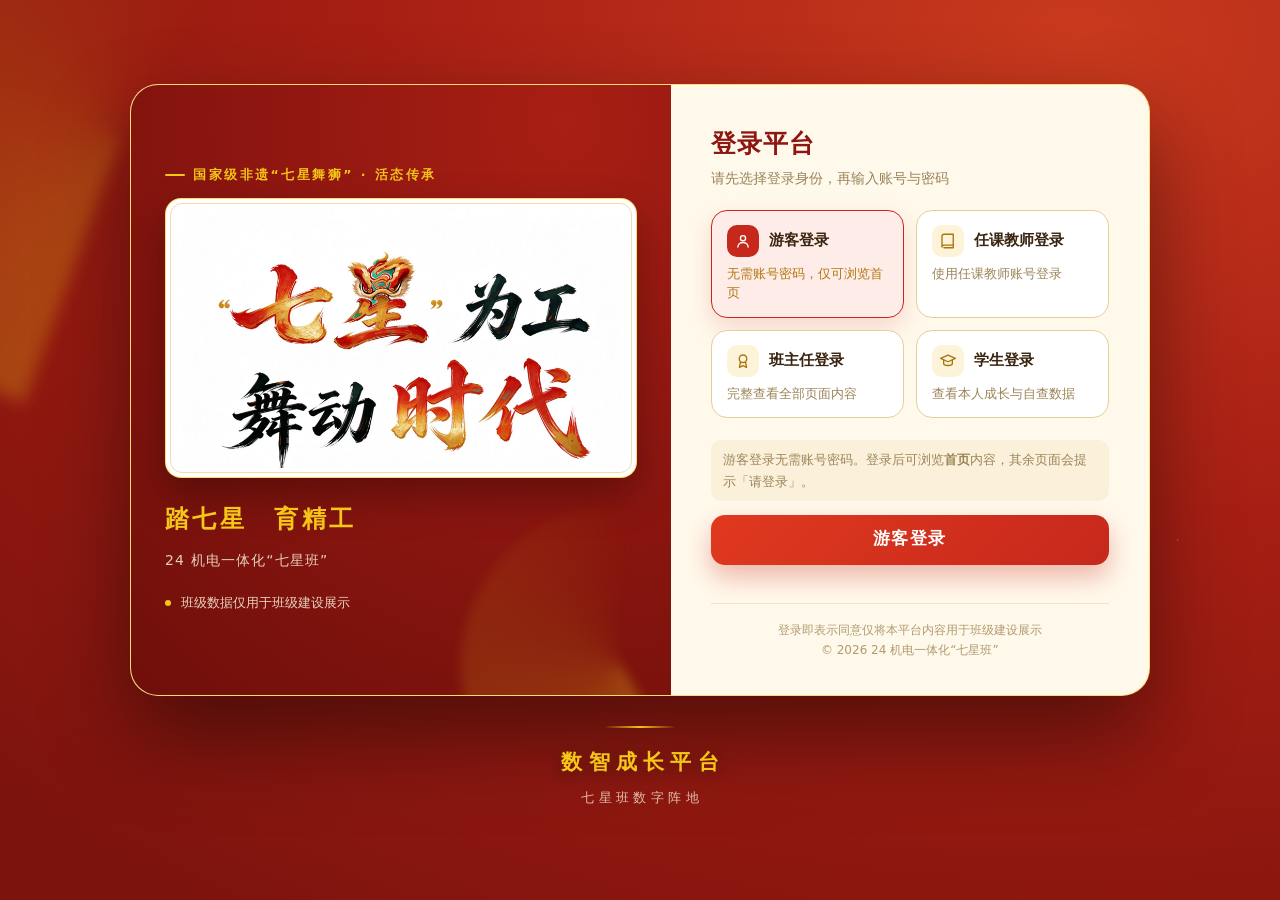
<file: index.html>
<!DOCTYPE html>
<html lang="zh-CN">
<head>
<meta charset="UTF-8">
<meta name="viewport" content="width=device-width, initial-scale=1">
<title>首页 · 24 机电一体化“七星班”</title>
<meta name="description" content="24 机电一体化“七星班”班级建设展示平台：踏七星育人图景、舞动建设模型、七星组榜、成长进步与荣誉空间。">
<link rel="icon" href="assets/img/badge.jpg">
<link rel="stylesheet" href="assets/css/base.css">
<link rel="stylesheet" href="assets/css/components.css">
<link rel="stylesheet" href="assets/css/pages.css">
<script src="assets/js/auth.js?v=20261008b" data-guard></script>
</head>
<body>
<a class="skip-link" href="#main">跳到主要内容</a>

<header class="site-header">
  <div class="wrap bar">
    <a class="brand" href="index.html">
      <img src="assets/img/badge.jpg" alt="七星班班徽：北斗七星、齿轮与醒狮头纹样">
      <span class="t"><b>24 机电一体化“七星班”</b><span>踏七星　育精工</span></span>
    </a>
    <button class="nav-toggle" type="button" aria-label="展开导航" aria-expanded="false"><span></span></button>
    <nav class="nav" aria-label="站点导航">
      <a href="index.html">首页</a>
      <a href="plan.html">建设方案</a>
      <a href="groups.html">七星组榜</a>
      <a href="growth.html">成长进步</a>
      <a href="honor.html">荣誉空间</a>
      <a href="activities.html">活动风采</a>
      <a href="teacher.html">教师管理</a>
      <a href="student.html">学生自查</a>
    </nav>
  </div>
</header>

<main id="main">

  <!-- ============ Hero ============ -->
  <section class="hero">
    <img class="lion-watermark" src="assets/img/lion-crest.svg" alt="" aria-hidden="true" width="420" height="420">
    <div class="wrap hero-side">
      <div>
        <span class="tagline">国家级非遗“七星舞狮” · 活态传承</span>
        <h1>“七星”为工<br><em>舞动时代</em></h1>
        <p class="lead">
          机电装配讲究点位精准，醒狮踏七星讲究毫厘不错——两件事用的是同一套功夫。
          我们把北斗七星的七个星位，对应成学生成长的七个维度；把非遗的步法，变成实训场上的标准。
        </p>
        <div class="cta">
          <a class="btn btn-primary" href="plan.html">查看班级建设方案</a>
          <a class="btn btn-ghost" href="groups.html">看七星组榜</a>
        </div>
      </div>
      <aside class="hero-card">
        <div class="badge-wrap">
          <img src="assets/img/badge.jpg" alt="七星班班徽">
          <div>
            <div class="motto">踏七星　育精工</div>
            <div class="sub">24 机电一体化“七星班” · 三年建设周期</div>
          </div>
        </div>
        <dl>
          <dt>班级人数</dt><dd>45 人（男生 45 人）</dd>
          <dt>育人维度</dt><dd>7 个星位维度</dd>
          <dt>建设措施</dt><dd>7 项“舞动”措施</dd>
          <dt>活动安排</dt><dd>24 节班会 + 12 次特色活动</dd>
        </dl>
      </aside>
    </div>
  </section>

  <!-- ============ 数字概览 ============ -->
  <section class="section section-tight">
    <div class="wrap">
      <div class="stats reveal" id="statRow"></div>
    </div>
  </section>

  <!-- 醒狮纹样分隔 -->
  <div class="wrap">
    <div class="orn-row reveal">
      <img class="lion-orn" src="assets/img/lion-crest.svg" alt="" aria-hidden="true" width="54" height="54">
    </div>
  </div>

  <!-- ============ 踏七星育人图景 ============ -->
  <section class="section">
    <div class="wrap">
      <div class="section-head reveal">
        <span class="eyebrow">育人图景</span>
        <h2>北斗七星星位，对应成长的七个维度</h2>
        <p class="sub">斗柄三颗指向“技艺与实践”，斗魁四颗指向“规矩与根基”。七个维度一个不落，一步一步走，不跳桩、不抄近路。</p>
      </div>
      <div class="step-track reveal" id="stepTrack"></div>
      <div class="grid g-auto mt24 reveal" id="dimGrid"></div>
    </div>
  </section>

  <!-- ============ 舞动建设模型 ============ -->
  <section class="section">
    <div class="wrap">
      <div class="section-head reveal">
        <span class="eyebrow">建设模型</span>
        <h2>“舞动”建设模型：七项措施，各自对应一个维度</h2>
        <p class="sub">一把狮舞要舞起来，靠的不是单个动作漂亮，而是旗、鼓、狮、桩配合成一整套。班级建设同理——七项措施彼此借力，共同发力。</p>
      </div>
      <div class="grid g-auto reveal" id="measureGrid"></div>
    </div>
  </section>

  <!-- ============ 三阶递进 ============ -->
  <section class="section">
    <div class="wrap split split-wide">
      <div class="reveal">
        <div class="section-head">
          <span class="eyebrow">目标分解</span>
          <h2>三年三阶，一阶一变</h2>
          <p class="sub">三阶之间不跳跃：上一阶的“规矩”变成下一阶的“底气”，上一阶的“协作”变成下一阶的“攻坚”。</p>
        </div>
        <div class="timeline" id="stageList"></div>
      </div>
      <div class="reveal">
        <div class="chart-box">
          <h3>全班七维成长总览</h3>
          <p class="hint">全班七维均值 · 六学期走势（不含学业考试成绩）</p>
          <div id="classTrend"></div>
          <div class="chart-legend">
            <span><i style="background:#C6281C"></i>全班七维均值</span>
          </div>
        </div>
        <div class="note note-gold mt16">
          <span class="ic">!</span>
          <p class="mb0">本站所有成绩类数据只呈现“本人 vs 本人历史”与“成长幅度”，<strong>不对全班学业成绩排名</strong>；七星组榜按过程性参与表现计分，学业考试成绩不计入。</p>
        </div>
      </div>
    </div>
  </section>

  <!-- ============ 特色活动两条线 ============ -->
  <section class="section">
    <div class="wrap">
      <div class="section-head reveal">
        <span class="eyebrow">活动安排</span>
        <h2>特色活动：两条线，一头向新，一头传韵</h2>
        <p class="sub">每学期 2 次、三年 12 次。“启星向新”看前沿、拓视野；“承星传韵”扎文化、明定位。</p>
      </div>
      <div class="grid g2 reveal">
        <div class="card card-flat">
          <span class="kicker">系列一</span>
          <h3>启星向新</h3>
          <p class="muted">聚焦智能制造、AI 技术、数字孪生等前沿方向，拓宽学生专业视野。</p>
          <div id="qxList"></div>
        </div>
        <div class="card card-flat">
          <span class="kicker">系列二</span>
          <h3>承星传韵</h3>
          <p class="muted">立足七星舞狮非遗资源，厚植学生文化根基，引导学生认清自身定位与发展方向。</p>
          <div id="cyList"></div>
        </div>
      </div>
      <p class="center mt24 reveal"><a class="btn btn-ghost" href="activities.html">查看全部 24 节班会与 12 次特色活动 →</a></p>
    </div>
  </section>

  <!-- ============ 风采 + 组榜速览 ============ -->
  <section class="section">
    <div class="wrap">
      <div class="section-head reveal">
        <span class="eyebrow">班级风采</span>
        <h2>醒狮社里的七星班</h2>
        <p class="sub">全班 11 名学生是校级醒狮社骨干，把“列阵同心”练成了身体记忆。</p>
      </div>
      <div class="gallery reveal" id="gallery"></div>
    </div>
  </section>

  <section class="section">
    <div class="wrap">
      <div class="section-head reveal">
        <span class="eyebrow">组榜速览</span>
        <h2>七个星阵组的当前积分</h2>
        <p class="sub" id="boardNoteText"></p>
      </div>
      <div class="rank-list reveal" id="topBoard"></div>
      <p class="center mt24 reveal"><a class="btn btn-ghost" href="groups.html">查看完整组榜与六维明细 →</a></p>
    </div>
  </section>

</main>

<footer class="site-footer">
  <div class="wrap">
    <div class="cols">
      <div>
        <div class="motto">踏七星　育精工</div>
        <p>24 机电一体化“七星班”班级建设展示平台：育人图景 · 七星组榜 · 成长档案 · 荣誉空间 · 活动风采。</p>
        <p class="small">明线：北斗七星育人维度 ｜ 暗线：国家级非遗“七星舞狮”</p>
      </div>
      <div>
        <h4>快速导航</h4>
        <p><a href="plan.html">建设方案</a><br>
           <a href="groups.html">七星组榜</a><br>
           <a href="growth.html">成长进步</a><br>
           <a href="honor.html">荣誉空间</a></p>
      </div>
      <div>
        <h4>班级名片</h4>
        <p>24 机电一体化“七星班”<br>45 人 · 全男生 · 7 个星阵组</p>
        <p class="small">踏位定桩 · 列阵同心 · 精技上桩</p>
      </div>
    </div>
    <div class="legal">
      <span>24 机电一体化“七星班” · 德育展示</span>
      <span>无为而治的界面，有据可查的数据</span>
    </div>
  </div>
</footer>

<script src="assets/js/data.js"></script>
<script src="assets/js/charts.js"></script>
<script src="assets/js/ui.js"></script>
<script>
QXUI.onReady(function () {
  var U = QXUI, D = U.data, esc = U.esc;

  /* --- 数字概览 --- */
  var totalActs = D.activities.length;
  U.qs('#statRow').innerHTML = [
    ['45', '人', '全班人数 · 男生 45 人'],
    ['7', '个', '育人维度 · 星阵组'],
    ['24', '节', '主题班会（六学期）'],
    ['12', '次', '特色活动（两条线）'],
    ['31', '项', '集体与个人荣誉']
  ].map(function (x) {
    return '<div class="stat"><div class="v num">' + x[0] + '<small>' + x[1] + '</small></div>' +
      '<div class="k">' + esc(x[2]) + '</div></div>';
  }).join('');

  /* --- 踏七星桩位条 --- */
  U.qs('#stepTrack').innerHTML = D.steps.map(function (s, i) {
    return '<div class="step done"><div class="dot">' + (i + 1) + '</div>' +
      '<div class="nm">' + esc(s.name) + '</div><div class="st">' + esc(s.star) + '</div></div>';
  }).join('');

  /* --- 七维卡片 --- */
  U.qs('#dimGrid').innerHTML = D.dims.map(function (d, i) {
    return '<article class="card card-flat card-star" data-star="' + (i + 1) + '">' +
      '<span class="kicker">' + esc(d.star) + '</span>' +
      '<h3>' + esc(d.name) + '</h3>' +
      '<p class="muted small mb0">踏七星 · ' + esc(d.hint) + '</p></article>';
  }).join('');

  /* --- 舞动建设模型 --- */
  var MEASURES = [
    ['思政课程序列', '扬一面铸魂育人的旗帜', '天枢星 · 思想政治'],
    ['多元活动联调', '擂一曲活力奋进的战鼓', '天璇星 · 健康身心'],
    ['家园建设程序', '布一支携手共进的阵队', '天玑星 · 集体建设'],
    ['精工打造链路', '拉一根指引进步的劲弦', '天权星 · 职业规划'],
    ['智慧项目矩阵', '造一颗求真创新的狮球', '玉衡星 · 专业创新'],
    ['高效提速空间', '搭一处托举卓越的擂台', '开阳星 · 协同育人'],
    ['品牌凝聚机制', '舞一帧青春闪耀的狮影', '摇光星 · 非遗传承']
  ];
  U.qs('#measureGrid').innerHTML = MEASURES.map(function (m, i) {
    return '<article class="card card-flat"><span class="kicker">措施 ' + (i + 1) + '　' + esc(m[2]) + '</span>' +
      '<h3>' + esc(m[0]) + '</h3><p class="muted mb0">' + esc(m[1]) + '</p></article>';
  }).join('');

  /* --- 三阶递进 --- */
  var STAGES = [
    ['第一学年', '醒狮启势・筑基守规', '工之始，立规范 —— 先把规矩立住、把人聚住。班级公约全员签署，五项常规全部建台账，45 人全员上岗。'],
    ['第二学年', '踏星砺技・精工笃学', '工于技，练本领 —— 把技能练实、把方向定准。实训准入、证书考取、竞赛梯队、生涯规划书逐人落地。'],
    ['第三学年', '狮舞摘星・匠展风华', '匠于心，赴时代 —— 把本事拿出来、把精神传下去。跟岗实习、非遗宣讲、传帮带结业，全员完成独立讲述。']
  ];
  U.qs('#stageList').innerHTML = STAGES.map(function (s) {
    return '<div class="tl-item"><div class="when">' + esc(s[0]) + '</div>' +
      '<h4>' + esc(s[1]) + '</h4><p>' + esc(s[2]) + '</p></div>';
  }).join('');

  /* --- 全班七维趋势 --- */
  var labels = D.meta.termShort;
  var series = labels.map(function (_, t) {
    return U.r1(U.avg(D.students.map(function (s) { return U.termAvg(s, t); })));
  });
  QXChart.line(U.qs('#classTrend'), {
    labels: labels,
    series: [{ name: '全班七维均值', color: '#C6281C', values: series }],
    min: 40, max: 100
  });

  /* --- 两条特色活动线 --- */
  function acts(series) {
    return D.activities.filter(function (a) { return a.kind === '特色' && a.series === series; });
  }
  U.qs('#qxList').innerHTML = acts('启星向新').map(function (a) {
    return '<div class="hl-item"><span class="k">' + esc(a.termShort) + '</span>' +
      '<span class="v">' + esc(a.title) + '</span></div>';
  }).join('');
  U.qs('#cyList').innerHTML = acts('承星传韵').map(function (a) {
    return '<div class="hl-item"><span class="k">' + esc(a.termShort) + '</span>' +
      '<span class="v">' + esc(a.title) + '</span></div>';
  }).join('');

  /* --- 照片墙 --- */
  var PHOTOS = [
    ['assets/img/lion-train2.jpg', '醒狮社日常训练：舞台身段与步法走位'],
    ['assets/img/lion-perform.jpg', '校内外展演：红黄双狮对舞'],
    ['assets/img/lion-train6.jpg', '道具练习：狮头与狮被的持法转换'],
    ['assets/img/lion-train7.jpg', '列阵排练：按鼓点走位，练“列阵同心”'],
    ['assets/img/adult-ceremony.jpg', '十八岁成人礼：着醒狮服装的责任交接'],
    ['assets/img/sport-banner.jpg', '校运动会入场式：班牌与班旗'],
    ['assets/img/lion-train4.jpg', '校外社区演出前的现场彩排'],
    ['assets/img/lion-train8.jpg', '社团合影：11 名本班成员为社团骨干']
  ];
  U.qs('#gallery').innerHTML = PHOTOS.map(function (p) {
    return '<figure><img src="' + p[0] + '" alt="' + esc(p[1]) + '" loading="lazy">' +
      '<figcaption>' + esc(p[1]) + '</figcaption></figure>';
  }).join('');

  /* --- 组榜速览 --- */
  U.qs('#boardNoteText').textContent = D.meta.boardNote;
  var top = D.board.slice(0, 4);
  U.qs('#topBoard').innerHTML = top.map(function (b, i) {
    return '<div class="rank-item top' + (i + 1) + '">' +
      '<div class="rank-badge num">' + (i + 1) + '</div>' +
      '<div class="rank-main"><div class="name">' + esc(b.name) +
        U.chip(b.star, 'chip-gold') + '</div>' +
        '<div class="meta">组长 ' + esc(b.leader) + ' · ' + b.size + ' 人 · 对应维度：' + esc(b.dim) + '</div>' +
      '</div>' +
      '<div class="rank-total"><div class="v num">' + b.total + '</div>' +
        '<div class="k">综合积分 / 600 · <span class="rank-delta">+' + b.delta + '</span> 进步</div></div>' +
    '</div>';
  }).join('');
});
</script>
</body>
</html>
</file>
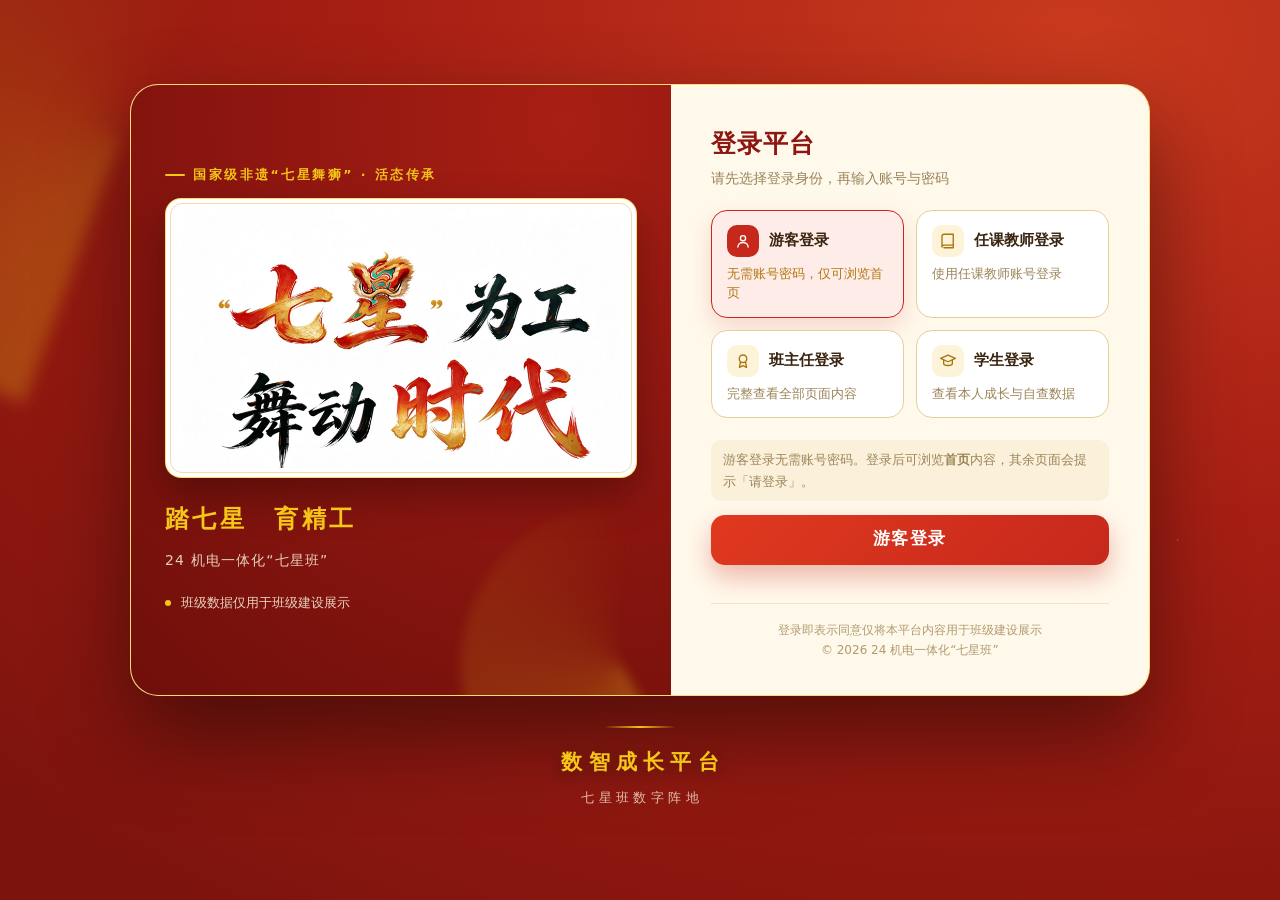
<file: activities.html>
<!DOCTYPE html>
<html lang="zh-CN">
<head>
<meta charset="UTF-8">
<meta name="viewport" content="width=device-width, initial-scale=1">
<title>活动风采 · 24 机电一体化“七星班”</title>
<meta name="description" content="七星班活动风采：24 节主题班会与 12 次特色活动（启星向新 / 承星传韵），以及醒狮社训练与展演现场记录。">
<link rel="icon" href="assets/img/badge.jpg">
<link rel="stylesheet" href="assets/css/base.css">
<link rel="stylesheet" href="assets/css/components.css">
<link rel="stylesheet" href="assets/css/pages.css">
<script src="assets/js/auth.js?v=20261008b" data-guard></script>
</head>
<body>
<a class="skip-link" href="#main">跳到主要内容</a>

<header class="site-header">
  <div class="wrap bar">
    <a class="brand" href="index.html">
      <img src="assets/img/badge.jpg" alt="七星班班徽">
      <span class="t"><b>24 机电一体化“七星班”</b><span>踏七星　育精工</span></span>
    </a>
    <button class="nav-toggle" type="button" aria-label="展开导航" aria-expanded="false"><span></span></button>
    <nav class="nav" aria-label="站点导航">
      <a href="index.html">首页</a>
      <a href="plan.html">建设方案</a>
      <a href="groups.html">七星组榜</a>
      <a href="growth.html">成长进步</a>
      <a href="honor.html">荣誉空间</a>
      <a href="activities.html">活动风采</a>
      <a href="teacher.html">教师管理</a>
      <a href="student.html">学生自查</a>
    </nav>
  </div>
</header>

<section class="page-head" data-watermark="擂鼓">
  <div class="wrap">
    <p class="crumb"><a href="index.html">首页</a> / 活动风采</p>
    <h1>活动风采 · 擂一曲活力奋进的战鼓</h1>
    <p class="desc">主题班会解决“想不通、说不清”，特色活动解决“看得见、摸得着”。36 场活动，每一场都有任务、有产出、有留痕。</p>
  </div>
</section>

<main id="main">

  <section class="section section-tight">
    <div class="wrap">
      <div class="stats reveal" id="actStats"></div>
    </div>
  </section>

  <section class="section section-tight">
    <div class="wrap">
      <div class="reveal" style="display:flex; gap:14px; flex-wrap:wrap; align-items:center; justify-content:space-between">
        <div class="seg" id="kindSeg">
          <button type="button" data-k="全部" aria-pressed="true">全部活动</button>
          <button type="button" data-k="主题班会" aria-pressed="false">主题班会</button>
          <button type="button" data-k="启星向新" aria-pressed="false">启星向新</button>
          <button type="button" data-k="承星传韵" aria-pressed="false">承星传韵</button>
        </div>
        <div class="seg" id="termSeg"></div>
      </div>
      <p class="muted small mt8 reveal" id="filterTip"></p>
    </div>
  </section>

  <section class="section section-tight">
    <div class="wrap">
      <div class="grid g3 reveal" id="actList"></div>
      <div id="actEmpty" class="mt16"></div>
    </div>
  </section>

  <section class="section">
    <div class="wrap">
      <div class="section-head reveal">
        <span class="eyebrow">现场记录</span>
        <h2>醒狮社与班级活动的那些瞬间</h2>
        <p class="sub">醒狮社 11 名本班成员是社团骨干；狮阵编队与班级 7 个星阵组一一对应——阵即是组，组即是阵。</p>
      </div>
      <div class="gallery reveal" id="actGallery"></div>
      <div class="note mt24 reveal">
        <span class="ic">i</span>
        <p class="mb0">活动照片仅选用不含个人隐私信息的现场记录；涉及学生个人谈话、心理跟踪等活动材料，按隐私要求<strong>一律不在本站展示</strong>。</p>
      </div>
    </div>
  </section>

  <!-- ============ 分类：弘扬非遗 · 学习前辈 ============ -->
  <section class="section" id="heritage">
    <div class="wrap">
      <div class="section-head reveal">
        <span class="eyebrow">弘扬非遗 · 学习前辈</span>
        <h2>看前辈怎么舞，我们怎么练</h2>
        <p class="sub">醒狮是本班的暗线——国家级非遗「舞狮」，也是 7 个星阵组的原型。先把专业狮队的桩上功夫看进去，再回到自己的训练场上一段一段地抠。</p>
      </div>

      <div class="heritage-videos reveal">
        <figure class="video-card">
          <video controls preload="none" playsinline
                 poster="assets/media/poster-gaozhuang.jpg"
                 aria-label="高燃高桩舞狮 ·《男儿当自强》">
            <source src="assets/media/wushi-gaozhuang.mp4" type="video/mp4">
            你的浏览器不支持视频播放，可<a href="assets/media/wushi-gaozhuang.mp4">下载后观看</a>。
          </video>
          <figcaption class="vc-body">
            <div class="vc-top">
              <span class="chip chip-red">高桩 · 南狮</span>
              <span class="vc-src">学习素材 · 站内实录</span>
            </div>
            <h4>高燃高桩舞狮 ·《男儿当自强》</h4>
            <p class="vc-desc">高桩是南狮最见腰马功夫的场子：桩上腾挪、探青、采青，一鼓一势都要踩在鼓点上。鼓点一响，狮头狮尾两个人的呼吸就得是同一个——这正是本班醒狮社 11 名骨干拆解学习的示范片。</p>
          </figcaption>
        </figure>

        <figure class="video-card">
          <video controls preload="none" playsinline
                 poster="assets/media/poster-shiwu-dongfang.jpg"
                 aria-label="最燃舞狮 ·《狮舞东方》">
            <source src="assets/media/wushi-shiwu-dongfang.mp4" type="video/mp4">
            你的浏览器不支持视频播放，可<a href="assets/media/wushi-shiwu-dongfang.mp4">下载后观看</a>。
          </video>
          <figcaption class="vc-body">
            <div class="vc-top">
              <span class="chip chip-gold">群狮 · 展演</span>
              <span class="vc-src">学习素材 · 站内实录</span>
            </div>
            <h4>《狮舞东方》· 贺岁群狮起舞</h4>
            <p class="vc-desc">几十头狮子同场起舞，靠的不是整齐划一，而是每头狮子都知道自己该在第几拍入场、往哪个方位走。这套出场调度与班内 7 个星阵组的编队逻辑相通——<strong>阵即是组，组即是阵</strong>。</p>
          </figcaption>
        </figure>
      </div>

      <div class="section-head mt24 reveal" style="margin-bottom:14px">
        <span class="eyebrow" style="margin-bottom:6px">前辈与正片</span>
        <h3 style="font-size:20px;margin:0">跟着前辈学，也走进影院看正片</h3>
      </div>

      <div class="res-grid reveal">
        <a class="res-card" href="https://v.qq.com/x/cover/mzc00200mu0cw18.html" target="_blank" rel="noopener noreferrer">
          <div class="rc-top"><span class="chip chip-info">腾讯视频</span><span class="chip">正片</span></div>
          <h4>《雄狮少年》第一部</h4>
          <p>2021 年上映。广东留守少年阿娟和好友阿猫、阿狗凑成雄狮小队，从被人叫作「病猫」，一路练到擂台上那记「雄狮一跃」。舞狮人说：鼓点一响，你就不是一个人。</p>
          <span class="rc-go">到腾讯视频观看</span>
        </a>

        <a class="res-card" href="https://v.qq.com/x/cover/mzc002004qtfhax.html" target="_blank" rel="noopener noreferrer">
          <div class="rc-top"><span class="chip chip-info">腾讯视频</span><span class="chip">正片</span></div>
          <h4>《雄狮少年2》· 醒狮少年第二部</h4>
          <p>2024 年上映，2025 年 6 月在腾讯视频上线。阿娟到上海打工，代表没落的传武拳馆出战格斗赛。他把舞狮的腿法、桩功揉进擂台技，讲的是「野草也能长成雄狮」。</p>
          <span class="rc-go">到腾讯视频观看</span>
        </a>

        <a class="res-card" href="https://space.bilibili.com/1303288093/lists/5667470?type=season" target="_blank" rel="noopener noreferrer">
          <div class="rc-top"><span class="chip chip-warn">B 站 UP 主</span><span class="chip">合集 330 集</span></div>
          <h4>魅力龍狮 ·「醒狮文化」合集</h4>
          <p>专拍醒狮的 UP 主。合集里是水上梅花桩、高桩醒狮、群狮表演、佛山祖庙黄飞鸿舞狮这些一线现场，从动作到鼓点都能反复看、反复学。</p>
          <span class="rc-go">打开 B 站合集</span>
        </a>
      </div>

      <div class="note mt24 reveal">
        <span class="ic">i</span>
        <p class="mb0">上方两段视频为班内非遗学习素材，片源来自 B 站公开分享，版权归原作者所有，本站仅用于班级教学交流；影视正片请到腾讯视频等<strong>正版平台</strong>观看。</p>
      </div>
    </div>
  </section>

</main>

<footer class="site-footer">
  <div class="wrap">
    <div class="cols">
      <div>
        <div class="motto">踏七星　育精工</div>
        <p>24 机电一体化“七星班”班级建设展示平台：育人图景 · 七星组榜 · 成长档案 · 荣誉空间 · 活动风采。</p>
        <p class="small">明线：北斗七星育人维度 ｜ 暗线：国家级非遗“七星舞狮”</p>
      </div>
      <div>
        <h4>快速导航</h4>
        <p><a href="plan.html">建设方案</a><br><a href="groups.html">七星组榜</a><br>
           <a href="honor.html">荣誉空间</a><br><a href="student.html">学生自查</a></p>
      </div>
      <div>
        <h4>班级名片</h4>
        <p>24 机电一体化“七星班”<br>45 人 · 全男生 · 7 个星阵组</p>
        <p class="small">踏位定桩 · 列阵同心 · 精技上桩</p>
      </div>
    </div>
    <div class="legal">
      <span>24 机电一体化“七星班” · 德育展示</span>
      <span>每次活动都要落在学生身上</span>
    </div>
  </div>
</footer>

<script src="assets/js/data.js"></script>
<script src="assets/js/charts.js"></script>
<script src="assets/js/ui.js"></script>
<script>
QXUI.onReady(function () {
  var U = QXUI, D = U.data, esc = U.esc;
  var kind = '全部', term = '全部';

  var meetings = D.activities.filter(function (a) { return a.kind === '班会'; });
  var fx = D.activities.filter(function (a) { return a.kind === '特色'; });

  /* --- 概览 --- */
  U.qs('#actStats').innerHTML = [
    [meetings.length, '节', '主题班会（六学期）'],
    [12, '次', '特色活动（两条线）'],
    [6, '次', '启星向新 · 面向未来'],
    [6, '次', '承星传韵 · 立足非遗'],
    [11, '人', '本班醒狮社骨干'],
    [3, '年', '活动周期']
  ].map(function (x) {
    return '<div class="stat"><div class="v num">' + x[0] + '<small>' + x[1] + '</small></div>' +
      '<div class="k">' + esc(x[2]) + '</div></div>';
  }).join('');

  /* --- 学期筛选 --- */
  U.qs('#termSeg').innerHTML = '<button type="button" data-k="全部" aria-pressed="true">全部学期</button>' +
    D.meta.termShort.map(function (t) {
      return '<button type="button" data-k="' + esc(t) + '" aria-pressed="false">' + esc(t) + '</button>';
    }).join('');

  function bindSeg(sel, cb) {
    U.qsa(sel + ' button').forEach(function (b) {
      b.addEventListener('click', function () {
        U.qsa(sel + ' button').forEach(function (x) {
          x.setAttribute('aria-pressed', x === b ? 'true' : 'false');
        });
        cb(b.getAttribute('data-k'));
      });
    });
  }
  bindSeg('#kindSeg', function (k) { kind = k; render(); });
  bindSeg('#termSeg', function (k) { term = k; render(); });

  /* --- 渲染列表 --- */
  function match(a) {
    if (term !== '全部' && a.termShort !== term) return false;
    if (kind === '全部') return true;
    if (kind === '主题班会') return a.kind === '班会';
    return a.kind === '特色' && a.series === kind;
  }

  function render() {
    var list = D.activities.filter(match);
    U.qs('#filterTip').textContent = '当前筛选：' + kind + ' · ' + term +
      '　共 ' + list.length + ' 场活动（按学期先后排列）';

    if (!list.length) {
      U.qs('#actList').innerHTML = '';
      U.qs('#actEmpty').innerHTML = U.empty('这个条件下还没有活动记录，换个筛选试试。');
      return;
    }
    U.qs('#actEmpty').innerHTML = '';

    U.qs('#actList').innerHTML = list.map(function (a) {
      var isMeeting = a.kind === '班会';
      var seriesCls = isMeeting ? '' : (a.series === '启星向新' ? 'series-qx' : 'series-cy');
      var chipCls = isMeeting ? 'chip-info' : (a.series === '启星向新' ? 'chip-info' : 'chip-gold');
      var head = isMeeting
        ? '<span class="chip ' + chipCls + '">主题班会 ' + a.no + '</span>'
        : '<span class="chip ' + chipCls + '">' + esc(a.series) + '</span>';
      var rows = isMeeting
        ? '<div class="row"><b>专业落点</b>' + esc(a.focus) + '</div>' +
          '<div class="row"><b>文化落点</b>' + esc(a.culture) + '</div>'
        : '<div class="row"><b>主要形式</b>' + esc(a.form) + '</div>' +
          '<div class="row"><b>活动目的</b>' + esc(a.aim) + '</div>';
      return '<article class="act-card ' + seriesCls + '">' +
        '<div class="top">' + head + '<span class="chip">' + esc(a.termShort) + '</span></div>' +
        '<h4>' + esc(a.title) + '</h4>' + rows + '</article>';
    }).join('');
  }

  /* --- 照片墙 --- */
  var GALLERY = [
    ['assets/img/lion-perform.jpg', '校内外醒狮展演：红黄双狮对舞'],
    ['assets/img/lion-train2.jpg', '醒狮社日常训练：舞台身段与步法'],
    ['assets/img/lion-train7.jpg', '列阵排练：按鼓点走位，练“列阵同心”'],
    ['assets/img/lion-train6.jpg', '道具练习：狮头与狮被的持法转换'],
    ['assets/img/lion-train1.jpg', '礼堂彩排：一排狮子按序出场'],
    ['assets/img/lion-train4.jpg', '校外社区演出前的现场彩排'],
    ['assets/img/adult-ceremony.jpg', '十八岁成人礼：责任交接'],
    ['assets/img/sport-banner.jpg', '校运动会入场式：班牌与班旗']
  ];
  U.qs('#actGallery').innerHTML = GALLERY.map(function (g) {
    return '<figure><img src="' + g[0] + '" alt="' + esc(g[1]) + '" loading="lazy">' +
      '<figcaption>' + esc(g[1]) + '</figcaption></figure>';
  }).join('');

  render();
});
</script>
</body>
</html>
</file>
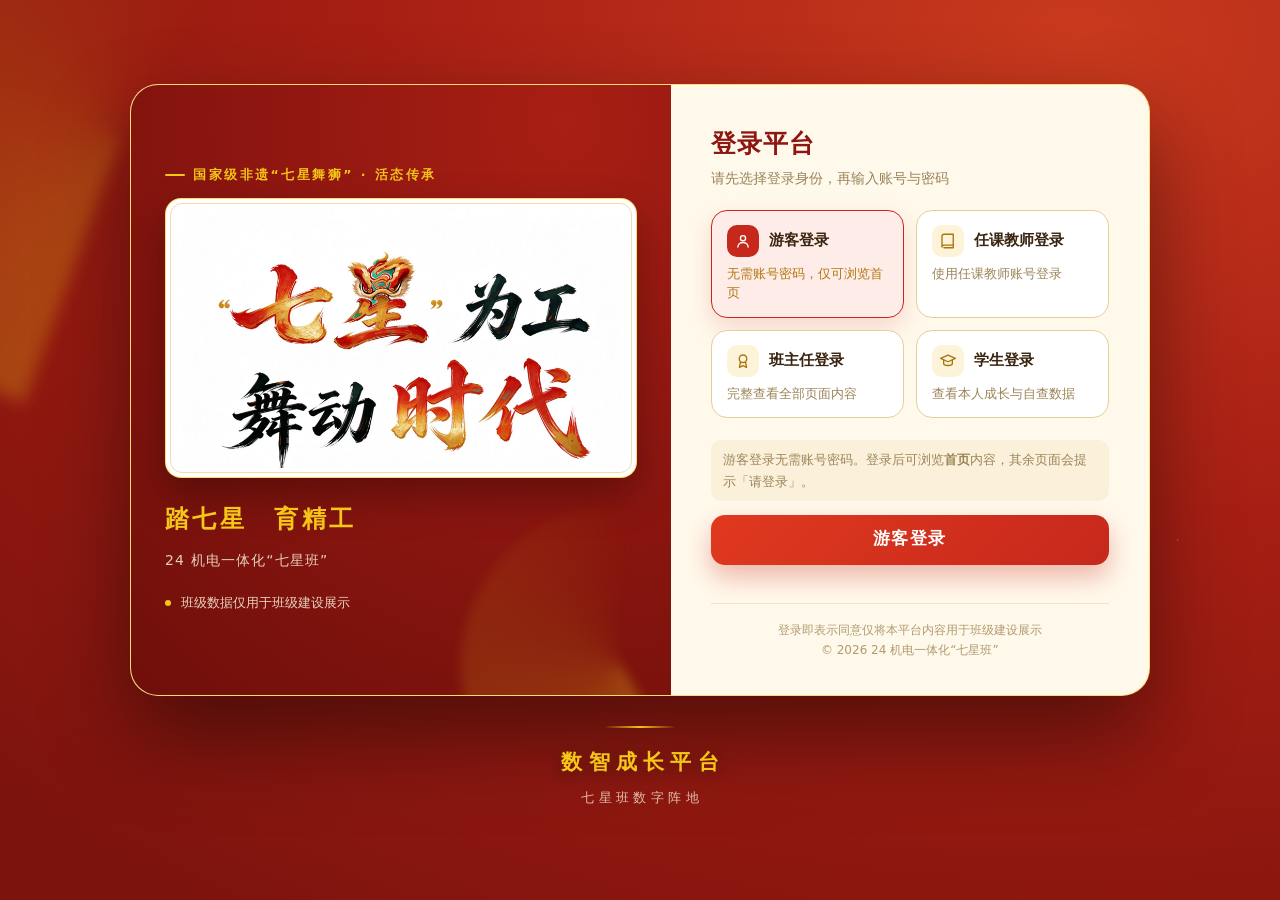
<file: groups.html>
<!DOCTYPE html>
<html lang="zh-CN">
<head>
<meta charset="UTF-8">
<meta name="viewport" content="width=device-width, initial-scale=1">
<title>七星组榜 · 24 机电一体化“七星班”</title>
<meta name="description" content="七个星阵组的过程性积分榜：课堂参与、实训实践、体锻健康、班级服务、非遗传承、文明礼仪六维综合，学业考试成绩不计入。">
<link rel="icon" href="assets/img/badge.jpg">
<link rel="stylesheet" href="assets/css/base.css">
<link rel="stylesheet" href="assets/css/components.css">
<link rel="stylesheet" href="assets/css/pages.css">
<script src="assets/js/auth.js?v=20261008b" data-guard></script>
</head>
<body>
<a class="skip-link" href="#main">跳到主要内容</a>

<header class="site-header">
  <div class="wrap bar">
    <a class="brand" href="index.html">
      <img src="assets/img/badge.jpg" alt="七星班班徽">
      <span class="t"><b>24 机电一体化“七星班”</b><span>踏七星　育精工</span></span>
    </a>
    <button class="nav-toggle" type="button" aria-label="展开导航" aria-expanded="false"><span></span></button>
    <nav class="nav" aria-label="站点导航">
      <a href="index.html">首页</a>
      <a href="plan.html">建设方案</a>
      <a href="groups.html">七星组榜</a>
      <a href="growth.html">成长进步</a>
      <a href="honor.html">荣誉空间</a>
      <a href="activities.html">活动风采</a>
      <a href="teacher.html">教师管理</a>
      <a href="student.html">学生自查</a>
    </nav>
  </div>
</header>

<section class="page-head" data-watermark="列阵同心">
  <div class="wrap">
    <p class="crumb"><a href="index.html">首页</a> / 七星组榜</p>
    <h1>七星组榜 · 列阵同心</h1>
    <p class="desc">七个星阵组按六维过程性表现计分。比的不只是分数，更是谁把班级服务、体锻健康和非遗传承真正做起来了。</p>
  </div>
</section>

<main id="main">

  <section class="section section-tight">
    <div class="wrap">
      <div class="note note-gold reveal">
        <span class="ic">!</span>
        <p class="mb0" id="ruleText"></p>
      </div>
    </div>
  </section>

  <section class="section section-tight">
    <div class="wrap">
      <div class="section-head reveal">
        <span class="eyebrow">当前榜位</span>
        <h2>七个星阵组综合积分</h2>
        <p class="sub">综合积分 = 六维之和（满分 600）。右侧“进步”为该组人均七维成长幅度，用来提醒：位置会变，进步才是硬指标。</p>
      </div>
      <div class="rank-list reveal" id="rankList"></div>
    </div>
  </section>

  <section class="section">
    <div class="wrap">
      <div class="section-head reveal">
        <span class="eyebrow">六维对比</span>
        <h2>把六个维度拆开看</h2>
        <p class="sub">没有哪个组六项全占优。有的组实训实践强、有的组非遗传承强——组榜的意义是让每一项长处都被看见。</p>
      </div>
      <div class="chart-box reveal">
        <h3>各组六维得分对比</h3>
        <p class="hint">满分 100 · 按组排列，色块对应维度</p>
        <div id="groupBars"></div>
        <div class="chart-legend" id="groupLegend"></div>
      </div>

      <div class="table-wrap mt24 reveal">
        <table class="tb">
          <caption>七星组六维积分明细（按综合积分排序）</caption>
          <thead id="detailHead"></thead>
          <tbody id="detailBody"></tbody>
        </table>
      </div>
    </div>
  </section>

  <section class="section">
    <div class="wrap">
      <div class="section-head reveal">
        <span class="eyebrow">组内明细</span>
        <h2>每个组的家底</h2>
        <p class="sub">组长负责轮值编排与任务分发；组内按“活动轮包 + 权责自负”承担班级事务。</p>
      </div>
      <div class="grid g2 reveal" id="groupCards"></div>
    </div>
  </section>

</main>

<footer class="site-footer">
  <div class="wrap">
    <div class="cols">
      <div>
        <div class="motto">踏七星　育精工</div>
        <p>24 机电一体化“七星班”班级建设展示平台：育人图景 · 七星组榜 · 成长档案 · 荣誉空间 · 活动风采。</p>
        <p class="small">明线：北斗七星育人维度 ｜ 暗线：国家级非遗“七星舞狮”</p>
      </div>
      <div>
        <h4>快速导航</h4>
        <p><a href="growth.html">成长进步</a><br><a href="honor.html">荣誉空间</a><br>
           <a href="activities.html">活动风采</a><br><a href="plan.html">建设方案</a></p>
      </div>
      <div>
        <h4>班级名片</h4>
        <p>24 机电一体化“七星班”<br>45 人 · 全男生 · 7 个星阵组</p>
        <p class="small">踏位定桩 · 列阵同心 · 精技上桩</p>
      </div>
    </div>
    <div class="legal">
      <span>24 机电一体化“七星班” · 德育展示</span>
      <span>列阵同心，谁也不是一个人在走</span>
    </div>
  </div>
</footer>

<script src="assets/js/data.js"></script>
<script src="assets/js/charts.js"></script>
<script src="assets/js/ui.js"></script>
<script>
QXUI.onReady(function () {
  var U = QXUI, D = U.data, esc = U.esc;

  U.qs('#ruleText').textContent = D.meta.boardNote + ' 组榜只比较“参与与成长”，不比谁学得好。';

  /* --- 榜位 --- */
  var RANK_TIP = {
    tq: '实训实践与职业规划落地扎实，跟岗任务完成度高。',
    tj: '五项常规台账最完整，班级服务岗位认领率最高。',
    ky: '家校沟通与非遗传帮带参与率高，校外宣讲贡献突出。',
    yg: '非遗传承单项领先，醒狮训练出勤与展演参与最积极。',
    tz: '思想政治与文明礼仪表现稳定，团课与思政班会出勤满勤。',
    yh: '专业创新参与面广，技能竞赛梯队人数最多。',
    tx: '体锻健康与情绪管理进步幅度最大，是后程发力型。'
  };

  U.qs('#rankList').innerHTML = D.board.map(function (b, i) {
    var cls = i < 3 ? ' top' + (i + 1) : '';
    return '<a class="rank-item' + cls + '" href="#grp-' + b.id + '">' +
      '<div class="rank-badge num">' + (i + 1) + '</div>' +
      '<div class="rank-main">' +
        '<div class="name">' + esc(b.name) + U.chip(b.star, 'chip-gold') + U.chip(b.dim, 'chip') + '</div>' +
        '<div class="meta">组长 ' + esc(b.leader) + ' · ' + b.size + ' 人 · ' + esc(RANK_TIP[b.id] || '') + '</div>' +
      '</div>' +
      '<div class="rank-total">' +
        '<div class="v num">' + b.total + '</div>' +
        '<div class="k">/ 600 ｜ <span class="rank-delta">十学期累计 ' + b.delta + '</span></div>' +
      '</div></a>';
  }).join('');

  /* --- 六维对比 --- */
  var bd = D.boardDims;
  var PAL = ['#8E1610', '#C6281C', '#E0391F', '#E8721C', '#E0A020', '#F5C518'];
  QXChart.groupedBars(U.qs('#groupBars'), {
    categories: D.board.map(function (b) { return b.name; }),
    max: 100,
    series: bd.map(function (d, i) {
      return {
        name: d.name, color: PAL[i],
        values: D.board.map(function (b) { return b.scores[d.key]; })
      };
    })
  });
  U.qs('#groupLegend').innerHTML = bd.map(function (d, i) {
    return '<span><i style="background:' + PAL[i] + '"></i>' + esc(d.name) + '</span>';
  }).join('');

  /* --- 明细表 --- */
  U.qs('#detailHead').innerHTML = '<tr><th class="c">名次</th><th>星阵组</th>' +
    bd.map(function (d) { return '<th class="c">' + esc(d.name) + '</th>'; }).join('') +
    '<th class="c">综合</th><th class="c">进步</th></tr>';
  U.qs('#detailBody').innerHTML = D.board.map(function (b, i) {
    return '<tr><td class="c num">' + (i + 1) + '</td>' +
      '<td>' + esc(b.name) + ' <span class="muted small">' + esc(b.star) + ' · ' + b.size + ' 人</span></td>' +
      bd.map(function (d) { return '<td class="c num">' + b.scores[d.key] + '</td>'; }).join('') +
      '<td class="c num"><strong>' + b.total + '</strong></td>' +
      '<td class="c num" style="color:#C6281C">+' + b.delta + '</td></tr>';
  }).join('');

  /* --- 组卡片 --- */
  U.qs('#groupCards').innerHTML = D.groups.map(function (g) {
    var b = U.boardOf(g.id) || { scores: {}, total: 0, delta: 0 };
    var mem = U.studentsOf(g.id);
    return '<article class="card card-flat" id="grp-' + g.id + '" style="scroll-margin-top:96px">' +
      '<div class="chips mb0">' + U.chip(g.star, 'chip-gold') + U.chip(g.dim, 'chip') +
        U.chip('组长 ' + g.leader, 'chip-info') + U.chip(mem.length + ' 人', 'chip') + '</div>' +
      '<h3 class="mt16">' + esc(g.name) + '</h3>' +
      bd.map(function (d) { return U.barRow(d.name, b.scores[d.key] || 0, 100); }).join('') +
      '<div class="chips mt16">' +
        mem.map(function (s) { return U.chip(s.name + (s.nameNote ? '（' + s.nameNote + '）' : ''), ''); }).join('') +
      '</div>' +
      '<p class="small muted mt8 mb0">组内综合积分 ' + b.total + ' / 600 ｜ 人均七维成长 +' + b.delta + '</p>' +
      '</article>';
  }).join('');
});
</script>
</body>
</html>
</file>
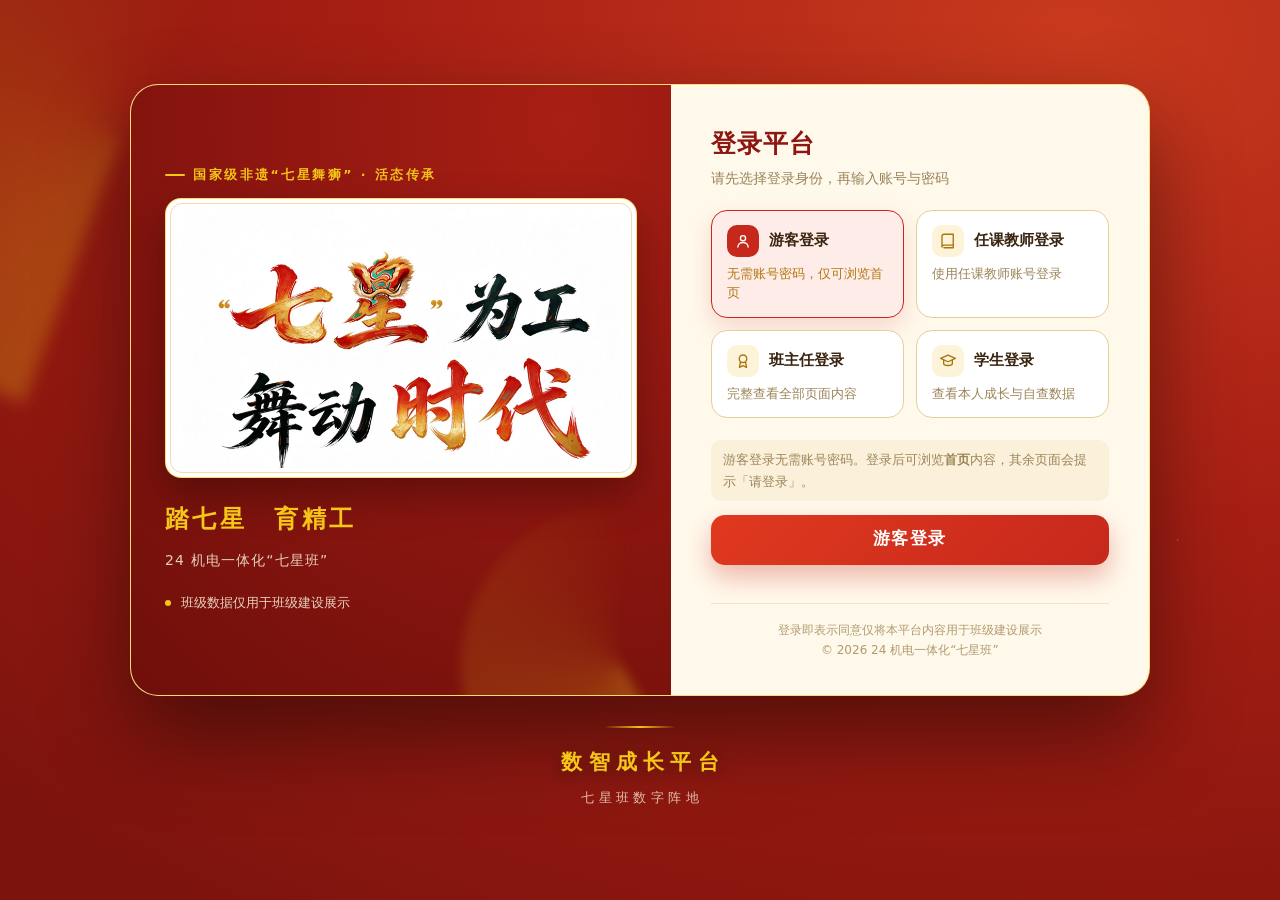
<file: growth.html>
<!DOCTYPE html>
<html lang="zh-CN">
<head>
<meta charset="UTF-8">
<meta name="viewport" content="width=device-width, initial-scale=1">
<title>成长进步 · 24 机电一体化“七星班”</title>
<meta name="description" content="个人成长进步：七维雷达、六学期成长曲线与成长档案。只呈现本人数据，不做全班学业成绩排名。">
<link rel="icon" href="assets/img/badge.jpg">
<link rel="stylesheet" href="assets/css/base.css">
<link rel="stylesheet" href="assets/css/components.css">
<link rel="stylesheet" href="assets/css/pages.css">
<script src="assets/js/auth.js?v=20261008b" data-guard></script>
</head>
<body>
<a class="skip-link" href="#main">跳到主要内容</a>

<header class="site-header">
  <div class="wrap bar">
    <a class="brand" href="index.html">
      <img src="assets/img/badge.jpg" alt="七星班班徽">
      <span class="t"><b>24 机电一体化“七星班”</b><span>踏七星　育精工</span></span>
    </a>
    <button class="nav-toggle" type="button" aria-label="展开导航" aria-expanded="false"><span></span></button>
    <nav class="nav" aria-label="站点导航">
      <a href="index.html">首页</a>
      <a href="plan.html">建设方案</a>
      <a href="groups.html">七星组榜</a>
      <a href="growth.html">成长进步</a>
      <a href="honor.html">荣誉空间</a>
      <a href="activities.html">活动风采</a>
      <a href="teacher.html">教师管理</a>
      <a href="student.html">学生自查</a>
    </nav>
  </div>
</header>

<section class="page-head" data-watermark="踏七星">
  <div class="wrap">
    <p class="crumb"><a href="index.html">首页</a> / 成长进步</p>
    <h1>我的成长进步</h1>
    <p class="desc">成长不是跟别人比，是跟半年前的自己比。这一页只呈现你本人的七维变化——入学初的样子、现在的样子，以及中间走过的那六步。</p>
  </div>
</section>

<main id="main">

  <section class="section section-tight">
    <div class="wrap">
      <div class="identity reveal">
        <div class="who">
          <div class="avatar" id="avatar">七</div>
          <div>
            <b id="whoName">——</b>
            <span id="whoMeta">——</span>
          </div>
        </div>
        <div style="margin-left:auto; display:flex; gap:10px; align-items:center; flex-wrap:wrap">
          <label class="small muted" for="pickStudent">切换身份</label>
          <select id="pickStudent" style="width:auto; min-width:180px"></select>
        </div>
      </div>
      <div class="note mt16 reveal">
        <span class="ic">i</span>
        <p class="mb0">本站<strong>不对全班学业成绩排名</strong>，也不呈现同学之间的分数对照。此页数据仅作为个人成长档案，由本人与班主任查看。</p>
      </div>
    </div>
  </section>

  <section class="section section-tight">
    <div class="wrap">
      <div class="stats reveal" id="myStats"></div>
    </div>
  </section>

  <section class="section section-tight">
    <div class="wrap">
      <div class="growth-panel">
        <div class="chart-box reveal">
          <h3>七维成长对比</h3>
          <p class="hint">入学初基线　vs　当前（第三学年下）· 满分 100</p>
          <div id="myRadar"></div>
          <div class="chart-legend">
            <span><i style="background:#E0A020"></i>入学初基线</span>
            <span><i style="background:#C6281C"></i>当前水平</span>
          </div>
        </div>
        <div class="chart-box reveal">
          <h3>六学期成长曲线</h3>
          <p class="hint">选择维度，看自己这三年在哪儿用力、在哪儿停住了</p>
          <div class="seg" id="dimSeg" style="margin-bottom:12px"></div>
          <div id="myLine"></div>
        </div>
      </div>
    </div>
  </section>

  <section class="section section-tight">
    <div class="wrap">
      <div class="split reveal">
        <div class="card card-flat">
          <h3>三个进步亮点</h3>
          <p class="muted small">按当前水平与三年增幅综合挑出，写进你的成长档案。</p>
          <div id="myTop"></div>
        </div>
        <div class="card card-flat">
          <h3>还差一口气的地方</h3>
          <p class="muted small">不是批评，是下一阶段的一个具体抓手。</p>
          <div id="myLow"></div>
        </div>
      </div>
    </div>
  </section>

  <section class="section section-tight">
    <div class="wrap">
      <div class="card card-flat reveal">
        <h3>七维当前水平</h3>
        <p class="muted small">满分 100 · 由学生自评 30%、班级互评 30%、教师与企业师傅评价 40% 合成。</p>
        <div id="myBars" class="mt16"></div>
      </div>
    </div>
  </section>

  <section class="section">
    <div class="wrap">
      <div class="section-head reveal">
        <span class="eyebrow">成长明细</span>
        <h2>六学期七维分数一览</h2>
        <p class="sub">这张表只属于你。哪一步走得稳、哪一步落了空，一眼能看出来。</p>
      </div>
      <div class="table-wrap reveal">
        <table class="tb">
          <caption id="detailCaption">个人六学期成长明细</caption>
          <thead><tr><th>学期</th><th class="c">七维均值</th><th>较上学期</th></tr></thead>
          <tbody id="myTermTable"></tbody>
        </table>
      </div>
      <div class="table-wrap mt24 reveal">
        <table class="tb">
          <caption>七维逐项明细（六学期）</caption>
          <thead id="dimHead"></thead>
          <tbody id="dimBody"></tbody>
        </table>
      </div>
    </div>
  </section>

</main>

<footer class="site-footer">
  <div class="wrap">
    <div class="cols">
      <div>
        <div class="motto">踏七星　育精工</div>
        <p>24 机电一体化“七星班”班级建设展示平台：育人图景 · 七星组榜 · 成长档案 · 荣誉空间 · 活动风采。</p>
        <p class="small">明线：北斗七星育人维度 ｜ 暗线：国家级非遗“七星舞狮”</p>
      </div>
      <div>
        <h4>快速导航</h4>
        <p><a href="groups.html">七星组榜</a><br><a href="honor.html">荣誉空间</a><br>
           <a href="student.html">学生自查</a><br><a href="plan.html">建设方案</a></p>
      </div>
      <div>
        <h4>班级名片</h4>
        <p>24 机电一体化“七星班”<br>45 人 · 全男生 · 7 个星阵组</p>
        <p class="small">踏位定桩 · 列阵同心 · 精技上桩</p>
      </div>
    </div>
    <div class="legal">
      <span>24 机电一体化“七星班” · 德育展示</span>
      <span>跟昨天的自己比</span>
    </div>
  </div>
</footer>

<script src="assets/js/data.js"></script>
<script src="assets/js/charts.js"></script>
<script src="assets/js/ui.js"></script>
<script>
QXUI.onReady(function () {
  var U = QXUI, D = U.data, esc = U.esc;
  var dims = D.dims;
  var curDim = 'avg';

  /* --- 身份选择 --- */
  var sel = U.qs('#pickStudent');
  sel.innerHTML = D.groups.map(function (g) {
    var mem = U.studentsOf(g.id);
    return '<optgroup label="' + esc(g.name + '　' + g.star) + '">' +
      mem.map(function (s) {
        var nm = s.name + (s.nameNote ? '（' + s.nameNote + '）' : '');
        return '<option value="' + s.id + '">' + esc(nm) + '　' + esc(s.post) + '</option>';
      }).join('') + '</optgroup>';
  }).join('');

  /* 学生身份登录时，本页只能呈现本人数据：身份切换控件直接锁掉 */
  var me = (window.QXAuth && QXAuth.me) ? QXAuth.me() : null;
  var mine = me ? D.students.filter(function (s) {
    return (me.sid && s.sid === me.sid) || s.name === me.name;
  })[0] : null;

  var saved = mine ? mine.id : U.store.get('studentId', D.students[0].id);
  if (!U.student(saved)) saved = D.students[0].id;
  sel.value = String(saved);

  if (mine) {
    /* 学生：不给选择器，只留一行说明 */
    sel.disabled = true;
    if (sel.parentNode) {
      sel.parentNode.innerHTML = '<span class="qx-self-tag">本人数据专属视图 · ' + esc(mine.name) + '</span>';
    }
  } else {
    sel.addEventListener('change', function () {
      U.store.set('studentId', Number(sel.value));
      render();
    });
  }

  /* --- 维度切换按钮 --- */
  U.qs('#dimSeg').innerHTML =
    '<button type="button" data-k="avg" aria-pressed="true">七维均值</button>' +
    dims.map(function (d) {
      return '<button type="button" data-k="' + d.key + '" aria-pressed="false">' + esc(d.name) + '</button>';
    }).join('');
  U.qsa('#dimSeg button').forEach(function (b) {
    b.addEventListener('click', function () {
      curDim = b.getAttribute('data-k');
      U.qsa('#dimSeg button').forEach(function (x) {
        x.setAttribute('aria-pressed', x === b ? 'true' : 'false');
      });
      drawLine(U.student(sel.value));
    });
  });

  function seriesOf(s, key) {
    if (key === 'avg') return s.terms.map(function (_, t) { return U.termAvg(s, t); });
    return U.dimSeries(s, key);
  }

  function drawLine(s) {
    var name = curDim === 'avg' ? '七维均值'
      : (dims.filter(function (d) { return d.key === curDim; })[0] || {}).name;
    QXChart.line(U.qs('#myLine'), {
      labels: D.meta.termShort,
      min: 40, max: 100,
      series: [{ name: name, color: '#C6281C', values: seriesOf(s, curDim) }]
    });
  }

  /* --- 渲染 --- */
  function render() {
    var s = U.student(sel.value);
    if (!s) return;
    var g = U.groupOf(s.group);
    var nmShow = s.name + (s.nameNote ? '（' + s.nameNote + '）' : '');

    U.qs('#avatar').textContent = s.name.slice(0, 1);
    U.qs('#whoName').textContent = nmShow;
    U.qs('#whoMeta').textContent = '学（籍）号 ' + s.sid + ' · ' + g.name + '（' + g.star + '）· ' + s.post;

    var first = s.terms[0], last = s.terms[s.terms.length - 1];
    var firstAvg = U.termAvg(s, 0), lastAvg = U.termAvg(s, s.terms.length - 1);
    var gains = dims.map(function (d) {
      return { name: d.name, star: d.star, key: d.key, gain: (last[d.key] || 0) - (first[d.key] || 0), value: last[d.key] || 0 };
    });
    var maxGain = gains.slice().sort(function (a, b) { return b.gain - a.gain; })[0];
    var maxVal = gains.slice().sort(function (a, b) { return b.value - a.value; })[0];

    /* 概览卡 */
    U.qs('#myStats').innerHTML = [
      [lastAvg.toFixed(1), '分', '当前七维均值'],
      ['+' + U.r1(lastAvg - firstAvg), '分', '三年成长幅度'],
      [maxVal.value, '分', '最高维度 · ' + maxVal.name],
      ['+' + maxGain.gain, '分', '增幅最大 · ' + maxGain.name]
    ].map(function (x) {
      return '<div class="stat"><div class="v num">' + x[0] + '<small>' + x[1] + '</small></div>' +
        '<div class="k">' + esc(x[2]) + '</div></div>';
    }).join('');

    /* 雷达 */
    QXChart.radar(U.qs('#myRadar'), {
      axes: dims.map(function (d) { return { key: d.key, label: d.name }; }),
      max: 100,
      series: [
        { name: '入学初基线', color: '#E0A020', values: dims.map(function (d) { return first[d.key]; }) },
        { name: '当前水平', color: '#C6281C', values: dims.map(function (d) { return last[d.key]; }) }
      ]
    });

    drawLine(s);

    /* 亮点 / 待加强 */
    var st = U.strengths(s, 3);
    U.qs('#myTop').innerHTML = st.top.map(function (d, i) {
      return '<div class="hl-item"><span class="k">' + esc(d.star) + '</span>' +
        '<span class="v"><strong>' + esc(d.name) + '</strong>　当前 ' + d.value + ' 分，三年提升 '
        + (d.gain >= 0 ? '+' : '') + d.gain + ' 分' +
        (i === 0 ? '　—— 这是你最稳的一根桩。' : '') + '</span></div>';
    }).join('');
    U.qs('#myLow').innerHTML = st.low.map(function (d) {
      return '<div class="hl-item"><span class="k">' + esc(d.star) + '</span>' +
        '<span class="v"><strong>' + esc(d.name) + '</strong>　当前 ' + d.value + ' 分。' +
        '建议下一阶段给它留一个具体动作，比如' +
        (d.name === '健康身心' ? '固定每天的运动时段，并把作息稳定下来。'
          : d.name === '非遗传承' ? '跟着社团补两次训练，试着独立讲一段非遗故事。'
          : d.name === '职业规划' ? '把生涯规划书里的这一步拆成三个可完成的小任务。'
          : d.name === '专业创新' ? '报一次实训技能小测，先把工件合格率稳住。'
          : d.name === '协同育人' ? '主动参与一次家校或企业活动，并把感受写下来。'
          : d.name === '集体建设' ? '主动认领一次班级事务，把过程记录补全。'
          : '在班会与团课里主动发言一次，把参与记录留下来。') +
        '</span></div>';
    }).join('');

    /* 当前水平条 */
    U.qs('#myBars').innerHTML = dims.map(function (d) {
      return U.barRow(d.name, last[d.key] || 0, 100);
    }).join('');

    /* 逐学期明细 */
    U.qs('#detailCaption').textContent = nmShow + ' · 六学期成长明细';
    U.qs('#myTermTable').innerHTML = s.terms.map(function (row, t) {
      var v = U.termAvg(s, t);
      var d = t === 0 ? null : U.r1(v - U.termAvg(s, t - 1));
      var badge = d == null ? '<span class="muted">入学基线</span>'
        : '<span style="color:' + (d >= 0 ? '#C6281C' : '#C6281C') + '">' + (d >= 0 ? '+' : '') + d + ' 分</span>';
      return '<tr><td>' + esc(D.meta.terms[t]) + '</td><td class="c num"><strong>' + v.toFixed(1) + '</strong></td><td>' + badge + '</td></tr>';
    }).join('');

    /* 七维逐项 */
    U.qs('#dimHead').innerHTML = '<tr><th>维度</th><th>星位</th>' +
      D.meta.termShort.map(function (t) { return '<th class="c">' + esc(t) + '</th>'; }).join('') +
      '<th class="c">三年增幅</th></tr>';
    U.qs('#dimBody').innerHTML = dims.map(function (d) {
      var vals = U.dimSeries(s, d.key);
      var gain = vals[vals.length - 1] - vals[0];
      return '<tr><td>' + esc(d.name) + '</td><td class="muted small">' + esc(d.star) + '</td>' +
        vals.map(function (v) { return '<td class="c num">' + v + '</td>'; }).join('') +
        '<td class="c num" style="color:' + (gain >= 0 ? '#C6281C' : '#C6281C') + '"><strong>' +
        (gain >= 0 ? '+' : '') + gain + '</strong></td></tr>';
    }).join('');
  }

  render();
});
</script>
</body>
</html>
</file>
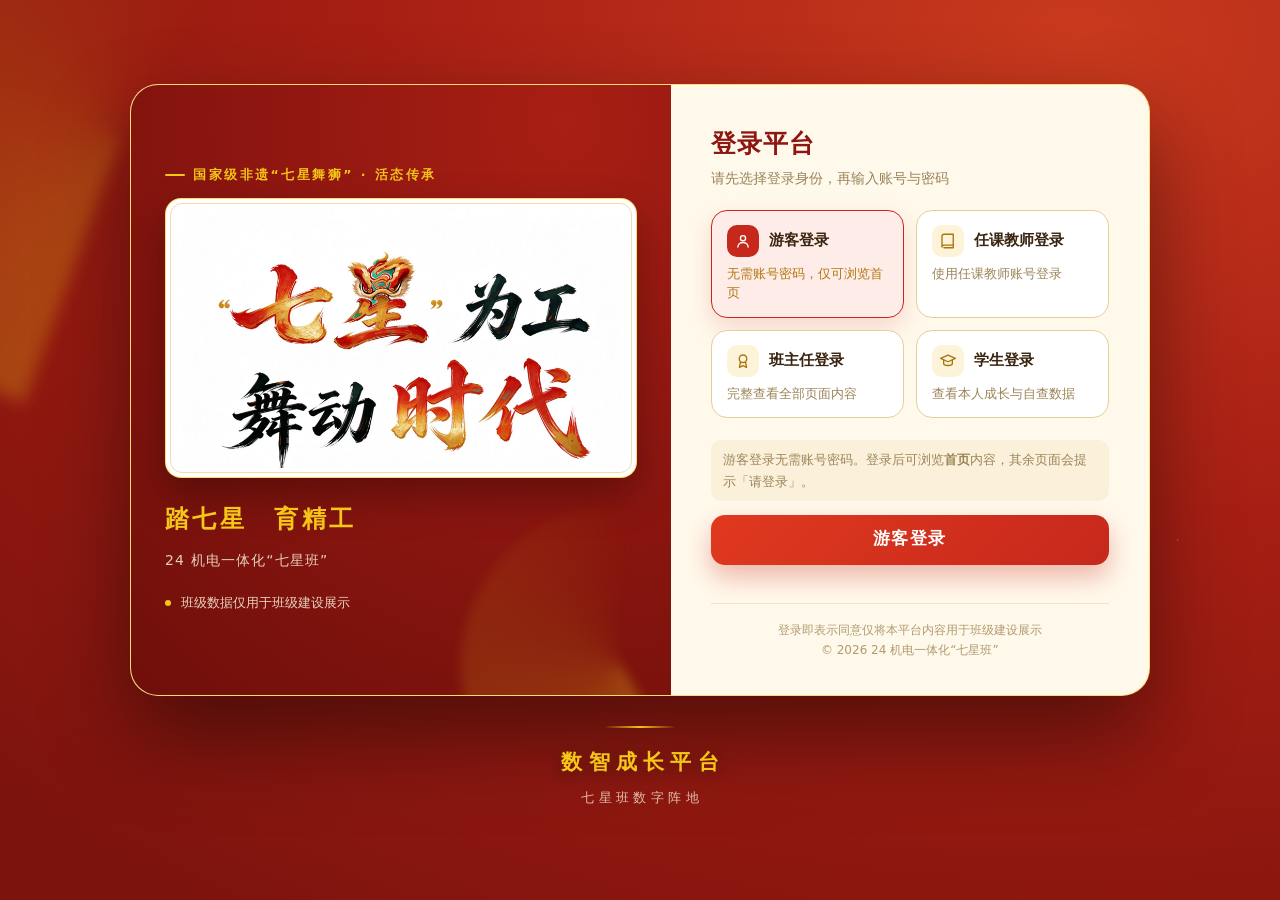
<file: honor.html>
<!DOCTYPE html>
<html lang="zh-CN">
<head>
<meta charset="UTF-8">
<meta name="viewport" content="width=device-width, initial-scale=1">
<title>荣誉空间 · 24 机电一体化“七星班”</title>
<meta name="description" content="七星班荣誉空间：集体荣誉、个人荣誉与证书墙。只呈现正向荣誉，不设任何负面名单。">
<link rel="icon" href="assets/img/badge.jpg">
<link rel="stylesheet" href="assets/css/base.css">
<link rel="stylesheet" href="assets/css/components.css">
<link rel="stylesheet" href="assets/css/pages.css">
<script src="assets/js/auth.js?v=20261008b" data-guard></script>
</head>
<body>
<a class="skip-link" href="#main">跳到主要内容</a>

<header class="site-header">
  <div class="wrap bar">
    <a class="brand" href="index.html">
      <img src="assets/img/badge.jpg" alt="七星班班徽">
      <span class="t"><b>24 机电一体化“七星班”</b><span>踏七星　育精工</span></span>
    </a>
    <button class="nav-toggle" type="button" aria-label="展开导航" aria-expanded="false"><span></span></button>
    <nav class="nav" aria-label="站点导航">
      <a href="index.html">首页</a>
      <a href="plan.html">建设方案</a>
      <a href="groups.html">七星组榜</a>
      <a href="growth.html">成长进步</a>
      <a href="honor.html">荣誉空间</a>
      <a href="activities.html">活动风采</a>
      <a href="teacher.html">教师管理</a>
      <a href="student.html">学生自查</a>
    </nav>
  </div>
</header>

<section class="page-head" data-watermark="挂红">
  <div class="wrap">
    <p class="crumb"><a href="index.html">首页</a> / 荣誉空间</p>
    <h1>荣誉空间 · 挂红</h1>
    <p class="desc">“狮头挂红不是自己挂的，是一场一场舞出来的。”这里只记荣誉，不记排名，也不设任何负面名单。</p>
  </div>
</section>

<main id="main">

  <section class="section section-tight">
    <div class="wrap">
      <div class="stats reveal" id="honorStats"></div>
    </div>
  </section>

  <section class="section section-tight">
    <div class="wrap">
      <div class="section-head reveal">
        <span class="eyebrow">集体荣誉</span>
        <h2>这一份是全班一起挣的</h2>
        <p class="sub">集体荣誉与每个人的日常动作直接相关：值日是否收尾、宿舍是否达标、展演是否列阵。</p>
      </div>
      <div class="grid g2 reveal" id="groupHonors"></div>
    </div>
  </section>

  <section class="section section-tight">
    <div class="wrap">
      <div class="section-head reveal">
        <span class="eyebrow">个人荣誉</span>
        <h2>把名字写上奖状的那一刻</h2>
        <p class="sub">荣誉只登记正向成绩。评选过程、公示材料与证书原件由班级台账归档。</p>
      </div>
      <div class="reveal" style="margin-bottom:16px">
        <div class="seg" id="lvlSeg">
          <button type="button" data-k="全部" aria-pressed="true">全部</button>
          <button type="button" data-k="省级" aria-pressed="false">省级</button>
          <button type="button" data-k="市级" aria-pressed="false">市级</button>
          <button type="button" data-k="校级" aria-pressed="false">校级</button>
        </div>
      </div>
      <div class="table-wrap reveal">
        <table class="tb">
          <caption id="personCaption">个人荣誉一览</caption>
          <thead><tr><th class="c">序</th><th>姓名</th><th>荣誉名称</th><th class="c">级别</th><th class="c">时间</th></tr></thead>
          <tbody id="personBody"></tbody>
        </table>
      </div>
    </div>
  </section>

  <section class="section">
    <div class="wrap">
      <div class="section-head reveal">
        <span class="eyebrow">证书墙</span>
        <h2>原件可查</h2>
        <p class="sub">以下为部分证书与奖状原件照片。含个人证件信息的证书不在本站展示。</p>
      </div>
      <div class="gallery cert reveal" id="certWall"></div>
      <div class="note mt24 reveal">
        <span class="ic">i</span>
        <p class="mb0">荣誉数据仅作正向展示用途；含身份证号、手机号等个人信息的证书原件<strong>不在本站公开</strong>，如需核查请通过班级台账调阅。</p>
      </div>
    </div>
  </section>

</main>

<footer class="site-footer">
  <div class="wrap">
    <div class="cols">
      <div>
        <div class="motto">踏七星　育精工</div>
        <p>24 机电一体化“七星班”班级建设展示平台：育人图景 · 七星组榜 · 成长档案 · 荣誉空间 · 活动风采。</p>
        <p class="small">明线：北斗七星育人维度 ｜ 暗线：国家级非遗“七星舞狮”</p>
      </div>
      <div>
        <h4>快速导航</h4>
        <p><a href="groups.html">七星组榜</a><br><a href="growth.html">成长进步</a><br>
           <a href="activities.html">活动风采</a><br><a href="plan.html">建设方案</a></p>
      </div>
      <div>
        <h4>班级名片</h4>
        <p>24 机电一体化“七星班”<br>45 人 · 全男生 · 7 个星阵组</p>
        <p class="small">踏位定桩 · 列阵同心 · 精技上桩</p>
      </div>
    </div>
    <div class="legal">
      <span>24 机电一体化“七星班” · 德育展示</span>
      <span>红是舞出来的，不是挂上去的</span>
    </div>
  </div>
</footer>

<script src="assets/js/data.js"></script>
<script src="assets/js/charts.js"></script>
<script src="assets/js/ui.js"></script>
<script>
QXUI.onReady(function () {
  var U = QXUI, D = U.data, esc = U.esc;

  /* --- 概览 --- */
  var persons = {};
  D.honorsPerson.forEach(function (h) { persons[h.name] = 1; });
  var prov = D.honorsPerson.filter(function (h) { return h.level === '省级'; }).length;
  var city = D.honorsPerson.filter(function (h) { return h.level === '市级'; }).length;

  U.qs('#honorStats').innerHTML = [
    [D.honorsGroup.length, '项', '集体荣誉'],
    [D.honorsPerson.length, '项', '个人荣誉'],
    [Object.keys(persons).length, '名', '获奖学生'],
    [prov, '项', '省级及以上'],
    [city, '项', '市级'],
    ['14', '面', '文明宿舍流动红旗（累计）']
  ].map(function (x) {
    return '<div class="stat"><div class="v num">' + x[0] + '<small>' + x[1] + '</small></div>' +
      '<div class="k">' + esc(x[2]) + '</div></div>';
  }).join('');

  /* --- 集体荣誉 --- */
  U.qs('#groupHonors').innerHTML = D.honorsGroup.map(function (h, i) {
    return '<div class="honor"><div class="ic num">' + (i + 1) + '</div>' +
      '<div class="bd"><h4>' + esc(h.title) + '</h4>' +
      '<div class="meta">颁发单位：' + esc(h.by) + '　·　' + esc(h.date) + '</div></div></div>';
  }).join('');

  /* --- 个人荣誉（可筛选） --- */
  var lvl = '全部';
  function renderPerson() {
    var list = D.honorsPerson.filter(function (h) { return lvl === '全部' || h.level === lvl; });
    U.qs('#personCaption').textContent = '个人荣誉一览' + (lvl === '全部' ? '' : '（' + lvl + '）') +
      '　共 ' + list.length + ' 项';
    if (!list.length) { U.qs('#personBody').innerHTML = '<tr><td colspan="5">' + U.empty('该级别暂无记录') + '</td></tr>'; return; }
    U.qs('#personBody').innerHTML = list.map(function (h, i) {
      return '<tr><td class="c num">' + (i + 1) + '</td><td><strong>' + esc(h.name) + '</strong></td>' +
        '<td>' + esc(h.title) + '</td>' +
        '<td class="c"><span class="chip ' + U.levelChip(h.level) + '">' + esc(h.level) + '</span></td>' +
        '<td class="c num nowrap">' + esc(h.date) + '</td></tr>';
    }).join('');
  }
  U.qsa('#lvlSeg button').forEach(function (b) {
    b.addEventListener('click', function () {
      lvl = b.getAttribute('data-k');
      U.qsa('#lvlSeg button').forEach(function (x) {
        x.setAttribute('aria-pressed', x === b ? 'true' : 'false');
      });
      renderPerson();
    });
  });
  renderPerson();

  /* --- 证书墙 --- */
  var CERTS = [
    ['assets/img/award-sport.jpg', '校 2024 年秋季运动会“道德风尚奖”· 奖状原件'],
    ['assets/img/cert1.jpg', '2025 年无锡市中等职业学校技能大赛 · 通用机电设备安装与调试组 三等奖（黄炜城、杨鋆 参与）'],
    ['assets/img/cert4.jpg', '2025 年“创响无锡”创新创业大赛 二等奖 ·《“视”界无界：多模态融合的智能导盲辅助系统》'],
    ['assets/img/cert3.jpg', '2024 年“创响无锡”创新创业大赛 二等奖 ·《智能便携式药敷辅助神器》'],
    ['assets/img/award-dorm.jpg', '获评“文明宿舍流动红旗”· 住宿生代表合影']
  ];

  U.qs('#certWall').innerHTML = CERTS.map(function (c, i) {
    return '<figure' + (i === 0 ? ' class="wide"' : '') + '>' +
      '<img src="' + c[0] + '" alt="' + esc(c[1]) + '" loading="lazy">' +
      '<figcaption>' + esc(c[1]) + '</figcaption></figure>';
  }).join('');
});
</script>
</body>
</html>
</file>
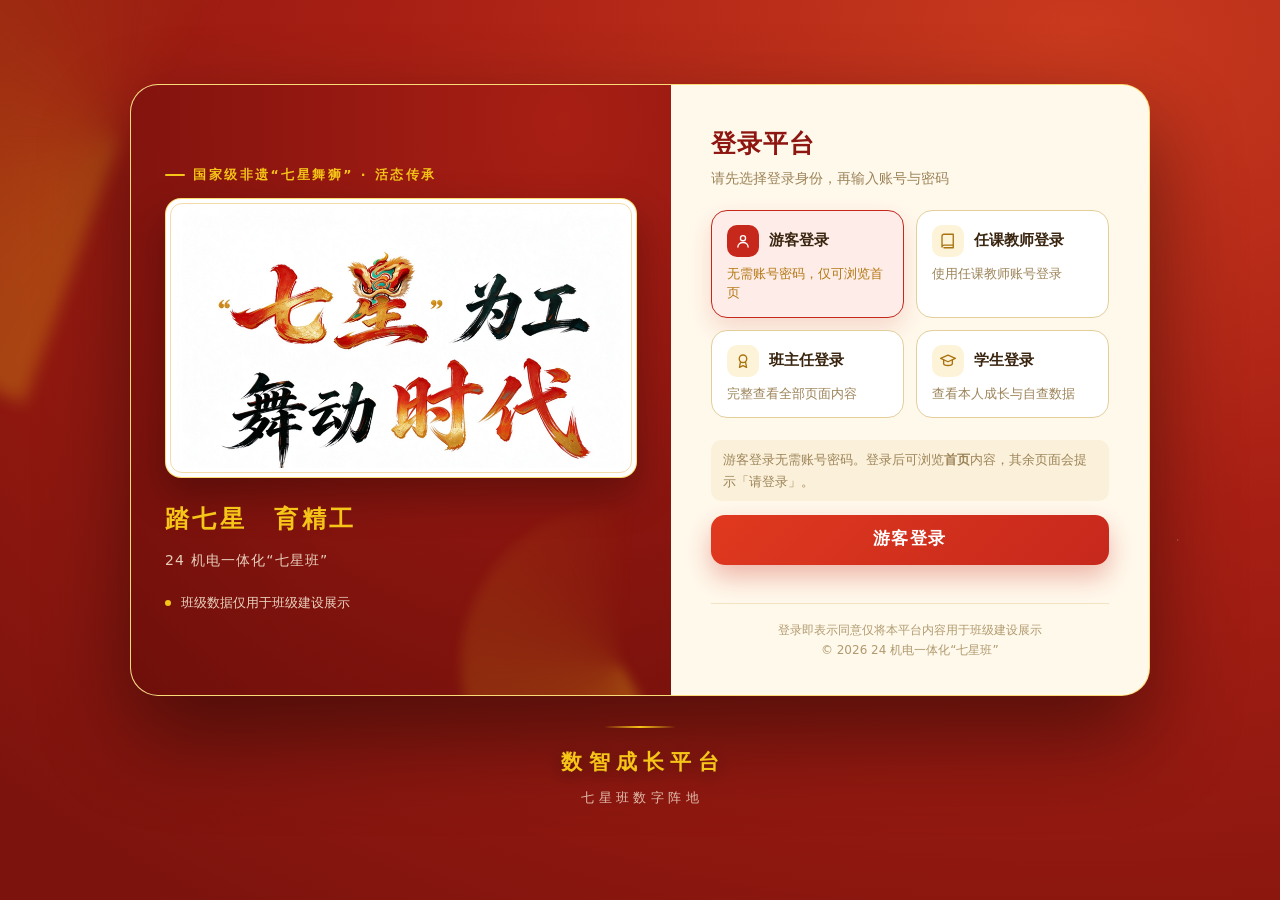
<file: login.html>
<!DOCTYPE html>
<html lang="zh-CN">
<head>
<meta charset="UTF-8">
<meta name="viewport" content="width=device-width, initial-scale=1">
<title>登录 · 24 机电一体化“七星班”</title>
<meta name="description" content="24 机电一体化“七星班”班级建设展示平台登录页：游客、任课教师、班主任、学生四种身份登录入口。">
<link rel="icon" href="assets/img/badge.jpg">
<link rel="stylesheet" href="assets/css/base.css">
<link rel="stylesheet" href="assets/css/login.css">
</head>
<body class="login-page">

<div class="login-wrap">

  <!-- ============ 左：品牌区 ============ -->
  <section class="login-brand">
    <p class="lb-eyebrow">国家级非遗“七星舞狮” · 活态传承</p>
    <h1 class="lb-art">
      <img src="assets/img/platform-title.png" alt="“七星”为工 · 舞动时代" width="867" height="503">
    </h1>
    <p class="lb-motto">踏七星　育精工</p>
    <p class="lb-class">24 机电一体化“七星班”</p>
    <ul class="lb-points">
      <li>班级数据仅用于班级建设展示</li>
    </ul>
  </section>

  <!-- ============ 右：登录面板 ============ -->
  <section class="login-panel">

    <div class="lp-session" id="sessionBar" hidden></div>

    <header class="lp-head">
      <h2>登录平台</h2>
      <p>请先选择登录身份，再输入账号与密码</p>
    </header>

    <div class="role-grid" id="roleGrid">
      <button type="button" class="role-card" data-role="guest" aria-pressed="true">
        <span class="rc-top">
          <span class="rc-ic" aria-hidden="true">
            <svg viewBox="0 0 24 24" fill="none" stroke="currentColor" stroke-width="1.8" stroke-linecap="round" stroke-linejoin="round">
              <circle cx="12" cy="8.2" r="3.4"></circle><path d="M5.2 20c0-3.5 3-6 6.8-6s6.8 2.5 6.8 6"></path>
            </svg>
          </span>
          <span class="rc-name">游客登录</span>
        </span>
        <span class="rc-desc">无需账号密码，仅可浏览首页</span>
      </button>

      <button type="button" class="role-card" data-role="teacher" aria-pressed="false">
        <span class="rc-top">
          <span class="rc-ic" aria-hidden="true">
            <svg viewBox="0 0 24 24" fill="none" stroke="currentColor" stroke-width="1.8" stroke-linecap="round" stroke-linejoin="round">
              <path d="M4 5.6A2.6 2.6 0 0 1 6.6 3H19v14.5H6.6A2.6 2.6 0 0 0 4 20.1z"></path><path d="M19 17.5V21H6.6"></path>
            </svg>
          </span>
          <span class="rc-name">任课教师登录</span>
        </span>
        <span class="rc-desc">使用任课教师账号登录</span>
      </button>

      <button type="button" class="role-card" data-role="head" aria-pressed="false">
        <span class="rc-top">
          <span class="rc-ic" aria-hidden="true">
            <svg viewBox="0 0 24 24" fill="none" stroke="currentColor" stroke-width="1.8" stroke-linecap="round" stroke-linejoin="round">
              <circle cx="12" cy="9" r="5"></circle><path d="m8.6 13.4-1.3 7.1 4.7-2.2 4.7 2.2-1.3-7.1"></path>
            </svg>
          </span>
          <span class="rc-name">班主任登录</span>
        </span>
        <span class="rc-desc">完整查看全部页面内容</span>
      </button>

      <button type="button" class="role-card" data-role="student" aria-pressed="false">
        <span class="rc-top">
          <span class="rc-ic" aria-hidden="true">
            <svg viewBox="0 0 24 24" fill="none" stroke="currentColor" stroke-width="1.8" stroke-linecap="round" stroke-linejoin="round">
              <path d="m2.2 8.6 9.8-4.4 9.8 4.4-9.8 4.4z"></path><path d="M6.2 11v4.4c0 1.5 2.6 2.6 5.8 2.6s5.8-1.1 5.8-2.6V11"></path>
            </svg>
          </span>
          <span class="rc-name">学生登录</span>
        </span>
        <span class="rc-desc">查看本人成长与自查数据</span>
      </button>
    </div>

    <form id="loginForm" autocomplete="off" novalidate>
      <div class="field" id="fieldUser">
        <label for="accUser">账号</label>
        <input id="accUser" name="user" type="text" placeholder="请输入账号" autocomplete="off" spellcheck="false">
      </div>
      <div class="field" id="fieldPass">
        <label for="accPass">密码</label>
        <input id="accPass" name="pass" type="password" placeholder="请输入密码" autocomplete="new-password">
      </div>

      <p class="login-hint hide" id="loginHint"></p>

      <button class="login-submit" id="loginSubmit" type="submit">游客登录</button>
      <p class="login-err" id="loginErr" role="alert"></p>
    </form>

    <p class="login-foot">
      登录即表示同意仅将本平台内容用于班级建设展示<br>
      © 2026 24 机电一体化“七星班”
    </p>
  </section>
</div>

<!-- ============ 页面最下方署名 ============ -->
<footer class="login-bottom">
  <p class="lbt-main">数智成长平台</p>
  <p class="lbt-sub">七星班数字阵地</p>
</footer>

<script src="assets/js/auth.js?v=20261008b"></script>
<script>
(function () {
  'use strict';
  var A = window.QXAuth;

  /* 退出登录：login.html?logout=1 */
  A.handleLogoutParam();

  var ROLES = ['guest', 'teacher', 'head', 'student'];
  var cards = {};
  ROLES.forEach(function (r) { cards[r] = document.querySelector('.role-card[data-role="' + r + '"]'); });

  var form    = document.getElementById('loginForm');
  var fUser   = document.getElementById('fieldUser');
  var fPass   = document.getElementById('fieldPass');
  var accUser = document.getElementById('accUser');
  var accPass = document.getElementById('accPass');
  var btn     = document.getElementById('loginSubmit');
  var hint    = document.getElementById('loginHint');
  var err     = document.getElementById('loginErr');

  var current = 'guest';

  function select(role) {
    current = role;
    ROLES.forEach(function (r) {
      cards[r].setAttribute('aria-pressed', r === role ? 'true' : 'false');
    });
    err.textContent = '';

    if (role === 'guest') {
      fUser.classList.add('hide');
      fPass.classList.add('hide');
      hint.classList.remove('hide');
      hint.innerHTML = '游客登录无需账号密码。登录后可浏览<b>首页</b>内容，其余页面会提示「请登录」。';
      btn.textContent = '游客登录';
    } else {
      fUser.classList.remove('hide');
      fPass.classList.remove('hide');
      hint.classList.add('hide');
      hint.innerHTML = '';
      btn.textContent = '登 录';
    }
  }

  ROLES.forEach(function (r) {
    cards[r].addEventListener('click', function () { select(r); });
  });

  form.addEventListener('submit', function (e) {
    e.preventDefault();
    err.textContent = '';

    var res = A.login(current, accUser.value, accPass.value);

    /* 任课教师 / 学生：点击登录不做任何响应 */
    if (res.silent) return;

    if (res.ok) {
      /* 各角色落到自己能看的第一个页面：班主任 → 首页，学生 → 学生自查 */
      location.replace(res.home || A.homePage(res.role));
      return;
    }
    err.textContent = res.msg || '登录失败，请重试。';
  });

  /* 已登录时给出提示与退出入口 */
  var s = A.session();
  if (s) {
    var bar = document.getElementById('sessionBar');
    bar.hidden = false;
    var showName = s.name && s.name !== A.roleLabel(s.role);
    bar.innerHTML = '当前已登录：<b>' + A.roleLabel(s.role) +
      (showName ? ' · ' + s.name : '') + '</b>' +
      '<a href="' + A.homePage(s.role) + '">继续访问</a>' +
      '<a href="?logout=1">退出登录</a>';
  }

  select('guest');
})();
</script>
</body>
</html>
</file>
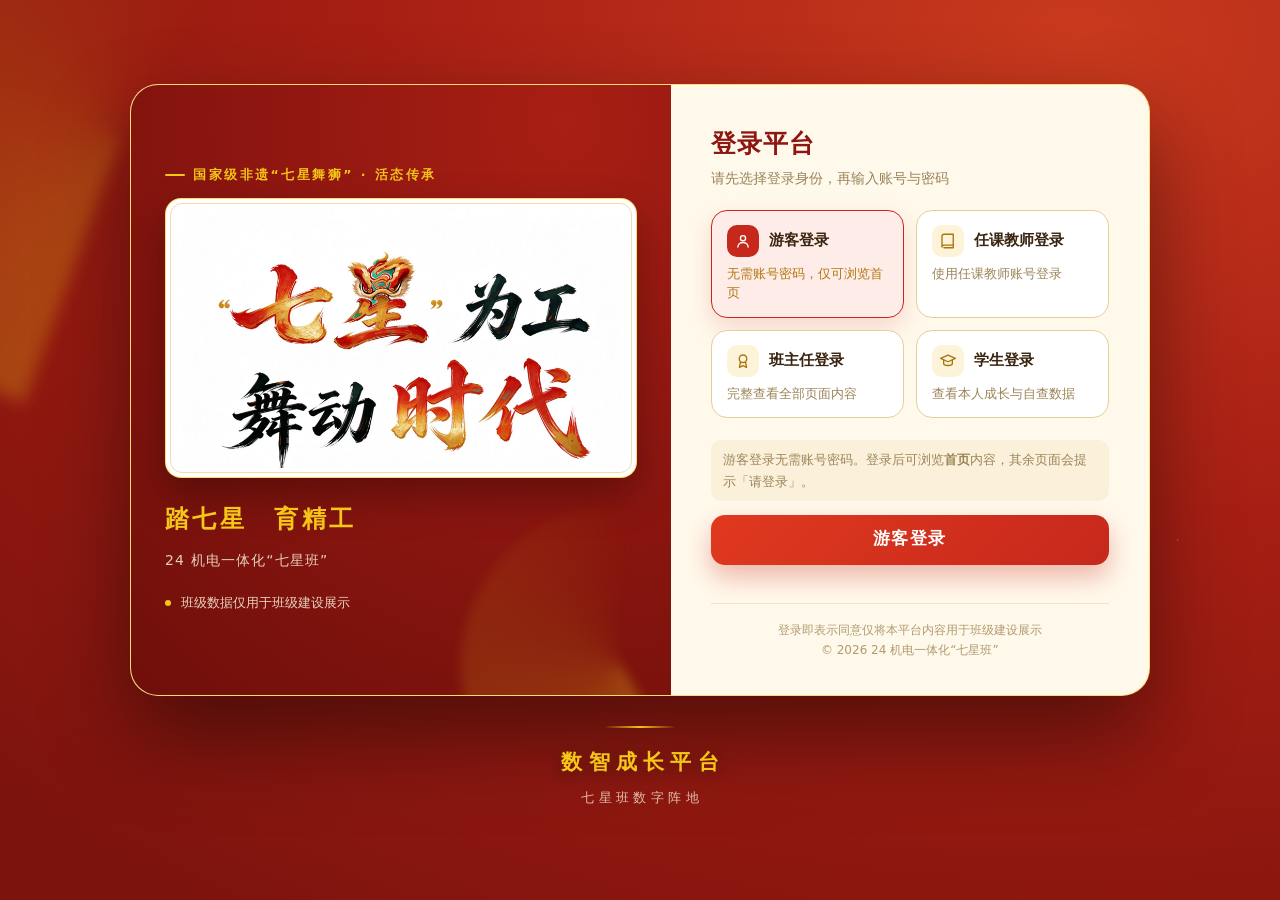
<file: plan.html>
<!DOCTYPE html>
<html lang="zh-CN">
<head>
<meta charset="UTF-8">
<meta name="viewport" content="width=device-width, initial-scale=1">
<title>班级建设方案 · 24 机电一体化“七星班”</title>
<meta name="description" content="“七星班”班级建设方案：建设指导思想、班级情况分析、三阶目标、七星育人图景、舞动建设模型、活动安排、记录调整与突发事件处理流程。">
<link rel="icon" href="assets/img/badge.jpg">
<link rel="stylesheet" href="assets/css/base.css">
<link rel="stylesheet" href="assets/css/components.css">
<link rel="stylesheet" href="assets/css/pages.css">
<script src="assets/js/auth.js?v=20261008b" data-guard></script>
</head>
<body>
<a class="skip-link" href="#main">跳到主要内容</a>

<header class="site-header">
  <div class="wrap bar">
    <a class="brand" href="index.html">
      <img src="assets/img/badge.jpg" alt="七星班班徽">
      <span class="t"><b>24 机电一体化“七星班”</b><span>踏七星　育精工</span></span>
    </a>
    <button class="nav-toggle" type="button" aria-label="展开导航" aria-expanded="false"><span></span></button>
    <nav class="nav" aria-label="站点导航">
      <a href="index.html">首页</a>
      <a href="plan.html">建设方案</a>
      <a href="groups.html">七星组榜</a>
      <a href="growth.html">成长进步</a>
      <a href="honor.html">荣誉空间</a>
      <a href="activities.html">活动风采</a>
      <a href="teacher.html">教师管理</a>
      <a href="student.html">学生自查</a>
    </nav>
  </div>
</header>

<section class="page-head" data-watermark="踏七星">
  <div class="wrap">
    <p class="crumb"><a href="index.html">首页</a> / 班级建设方案</p>
    <h1>“七星”为工　舞动时代</h1>
    <p class="desc">以国家级非遗“七星舞狮”踏七星步法为文化内核，把北斗七星星位对应学生成长七个维度，用三年时间把 45 名男生带成守规矩、精智技、善协作、有情怀的新时代机电技术技能人才。</p>
    <div class="chips mt16">
      <span class="chip chip-night">45 人 · 全男生</span>
      <span class="chip chip-night">7 个育人维度</span>
      <span class="chip chip-night">7 项建设措施</span>
      <span class="chip chip-night">24 节主题班会</span>
      <span class="chip chip-night">12 次特色活动</span>
    </div>
  </div>
</section>

<nav class="plan-nav" aria-label="方案章节导航">
  <div class="wrap row" id="planNav"></div>
</nav>

<main id="main">

  <!-- 一 -->
  <section class="plan-block" id="s1">
    <div class="wrap">
      <h2>一、建设指导思想</h2>
      <p>班级建设不能凭空起意。方案从“时代要什么样的人”和“这 45 个人从哪里来、要往哪里去”两端同时落笔，以时代需求定方向，以班级实情定起点。</p>

      <h3>（一）时代背景</h3>
      <p>制造业“智改数转”是当前最硬的产业趋势。机电一体化专业承担着智能制造一线设备的安装、调试、维护与数字化改造任务，车间里比的是点位精度、工序秩序与逻辑严谨；企业招工时看的第一条不是“会不会”，而是“守不守规矩、能不能按标准来”。这决定了本班的专业底色必须先是“规范”，才是“技能”。</p>
      <p>人工智能与制造业的深度融合，正在重写一线岗位的能力清单。设备参数靠算法自寻优、质检靠机器视觉、排产靠数字孪生——机电专业学生如果只会照手册操作，三五年内就会被挤出工位。因此班级建设必须把“跟上 AI、会用 AI、敢改 AI”写进培养目标。</p>
      <p>与此同时，传统文化的活态传承成为国家战略。《关于实施中华优秀传统文化传承发展工程的意见》明确要求把中华优秀传统文化全方位融入学校教育；“狮舞”作为国家级非物质文化遗产，其代表性项目“七星狮舞”以“七拍半”锣鼓点、“踏七星”步法、文狮武狮与狮头竹木扎作为鲜明特征。让非遗从“看客的表演”变成“学生手上的功夫”，既能涵养工匠精神，也能为机电专业提供结构、控制、设计等真实的融合课题。</p>

      <h3>（二）建设理念</h3>
      <p>建班理念一句话：<strong>把非遗的“步法”，变成机电的“标准”</strong>。“七星”取自非遗舞狮的踏七星步法，也对应北斗七星的星位，承载踏位定桩、步步精准、列阵同心、久久赓续的文化寓意；“为工”紧扣机电专业数字化、智能化升级方向。</p>
      <p>这一迁移不是修辞，而是能落到具体动作上的：实训前先“定桩”（安全交底、工位确认），加工中守“节拍”（按工序卡一步一步走），完工后要“收桩”（工量具归位、现场复原）。</p>
      <div class="grid g4 mt16">
        <div class="card card-flat"><h3>以文化润德</h3><p class="muted small mb0">用非遗故事和传承人的手艺，唤醒文化自信与职业敬畏。</p></div>
        <div class="card card-flat"><h3>以规范立身</h3><p class="muted small mb0">把校规、行规、岗位规范编成班级自己的尺度。</p></div>
        <div class="card card-flat"><h3>以智技赋能</h3><p class="muted small mb0">用数字化实训、AI 质检、创新项目把技能练到能上手、能改进。</p></div>
        <div class="card card-flat"><h3>以传承致远</h3><p class="muted small mb0">让学生把学到的东西讲出去、传下去，从被带着走的人变成带别人走的人。</p></div>
      </div>
      <div class="note note-gold mt24">
        <span class="ic">✦</span>
        <p class="mb0"><strong>班级精神：踏七星，育精工。</strong>前三字讲方向与坚持——踏着七星鼓点，认准星位，一步一步走稳；后三字讲本事与匠心——育的是精工之技，也是精工之心。这六个字既是班训，也是三年里每次评星、每次授勋、每次复盘时的尺子。</p>
      </div>
    </div>
  </section>

  <!-- 二 -->
  <section class="plan-block" id="s2">
    <div class="wrap">
      <h2>二、班级情况分析</h2>
      <p>班情是方案的起点。本班以问卷、访谈、宿舍走访、入学成绩与心理健康普查五条渠道摸底，先看清“这 45 个人是什么样”，再判断“难在哪里、先抓什么”。</p>

      <h3>（一）情况分析</h3>
      <div class="stats" id="situStats"></div>
      <div class="grid g2 mt24" id="situGrid"></div>

      <h3>（二）主要难点</h3>
      <div class="grid g2">
        <div class="card card-flat"><h3>难点一　规矩难立</h3><p class="muted mb0">45 名男生同班，精力旺、爱扎堆，迟到、手机、仪容、宿舍内务等问题集中出现。规则如果只靠“堵”和“罚”，往往前紧后松。</p></div>
        <div class="card card-flat"><h3>难点二　学业断层</h3><p class="muted mb0">入学成绩集中在 400—500 分区间，数学、英语基础薄弱，专业理论“听不进”，实训“跟不上”。</p></div>
        <div class="card card-flat"><h3>难点三　专业认同低</h3><p class="muted mb0">多数学生因调剂或家长意愿选择本专业，对岗位缺乏想象，学习内驱力不足。</p></div>
        <div class="card card-flat"><h3>难点四　与时代脱节</h3><p class="muted mb0">学生对 AI、数字孪生、机器视觉等新技术关注度低，难以把时代热点与自身专业建立关联。</p></div>
      </div>

      <h3>（三）重点关注</h3>
      <p>重点关注不是给一批人贴标签，而是给不同需要的人配不同的支持力度和跟踪频次。四类对象共 21 人，另设 13 名发展性关注对象。</p>
      <div class="table-wrap">
        <table class="tb">
          <caption>重点关注对象分类与跟踪等级</caption>
          <thead><tr><th>类别</th><th class="c">人数</th><th>主要表现（去个人化描述）</th><th>跟踪等级</th></tr></thead>
          <tbody>
            <tr><td>学业严重困难</td><td class="c num">6</td><td>数学、英语或专业理论多科不及格，学习方法明显缺失</td><td>一级</td></tr>
            <tr><td>身心状况需关注</td><td class="c num">5</td><td>情绪波动较大、体质偏弱、体重超标，需持续观察身体与心理状态</td><td>一级 2 人／二级 3 人</td></tr>
            <tr><td>家庭支持不足</td><td class="c num">4</td><td>单亲、重组、隔代抚养或亲子关系紧张，需要情感关怀与家校高频沟通</td><td>二级</td></tr>
            <tr><td>行为习惯明显偏差</td><td class="c num">6</td><td>迟到、吸烟、仪容不规范、逃避值日、网络言行失当，需要规则重申与跟踪</td><td>二级 3 人／三级 3 人</td></tr>
            <tr><td>发展性关注（骨干）</td><td class="c num">9</td><td>班委、团支书、宿管会、竞赛苗子，关注学业与班级服务的平衡</td><td>发展性关注</td></tr>
            <tr><td>发展性关注（特长）</td><td class="c num">4</td><td>技能竞赛、创新创业、非遗醒狮方向有突出兴趣与潜质</td><td>发展性关注</td></tr>
          </tbody>
        </table>
      </div>
      <div class="note mt16">
        <span class="ic">i</span>
        <p class="mb0">四类对象的名单进入班级台账，<strong>在班级公开场合与本站只出现类别与数量，不作个案点名</strong>，相关记录不在本站展示。</p>
      </div>
    </div>
  </section>

  <!-- 三 -->
  <section class="plan-block" id="s3">
    <div class="wrap">
      <h2>三、班级建设目标</h2>
      <p>目标要能被看见，也要能被检验。先立一个三年总目标，再按学年拆成三阶、九个维度，每一阶都对应一组可核验的指标。</p>

      <h3>（一）总体目标：踏七星，育精工</h3>
      <p>把 24 机电一体化“七星班”建成一个“踏位定桩、列阵同心”的班集体：班内人人有岗、事事有规、处处有记录；用三年时间把 45 名男生培养成<strong>守规矩、精智技、善协作、有情怀</strong>的新时代机电技术技能人才——站到工位上能让企业放心，回到集体里能让同伴依靠，走出校门能把手上的本事讲给别人听。</p>

      <h3>（二）目标分解</h3>
      <div class="grid g3" id="goalCards"></div>
      <div class="table-wrap mt24">
        <table class="tb">
          <caption>三阶目标分解表（可核验）</caption>
          <thead><tr><th>阶段</th><th>目标维度</th><th>目标分解</th></tr></thead>
          <tbody id="goalTable"></tbody>
        </table>
      </div>
    </div>
  </section>

  <!-- 四 -->
  <section class="plan-block" id="s4">
    <div class="wrap">
      <h2>四、班级建设内容——“七星”育人图景</h2>
      <p>建设内容回答“究竟建什么”。本方案把北斗七颗星的星位，与学生在校成长的七个维度一一对应：<strong>斗柄三颗</strong>指向“技艺与实践”，<strong>斗魁四颗</strong>指向“规矩与根基”。星位有名、维度有据、落点有动作。</p>
      <div class="star-grid mt24" id="starGridFull"></div>

      <h3>非遗“七星舞狮”三年传承路线</h3>
      <div class="table-wrap">
        <table class="tb">
          <caption>识 → 练 → 传：三年传承路线</caption>
          <thead><tr><th>学年</th><th>主题词</th><th>主要动作</th><th>可核验产出</th></tr></thead>
          <tbody>
            <tr><td>第一学年</td><td><span class="chip chip-gold">识・寻根</span></td><td>非遗溯源调研、传承人进课堂、鼓点与步法入门、班级非遗角建设</td><td>调研记录 1 份／人；班级非遗角实物 3 件；微课听讲覆盖率 100%</td></tr>
            <tr><td>第二学年</td><td><span class="chip chip-gold">练・上手</span></td><td>醒狮社常态化训练、狮阵与星阵组结对、非遗进课堂、文创设计工作坊</td><td>训练不少于 300 次；展演不少于 6 场；文创图稿不少于 60 件</td></tr>
            <tr><td>第三学年</td><td><span class="chip chip-gold">传・传薪</span></td><td>传帮带结对、校外宣讲与志愿服务、非遗文创作品展、毕业传狮仪式</td><td>宣讲不少于 12 场次；文创作品累计不少于 150 件；11 组结对全部结业</td></tr>
          </tbody>
        </table>
      </div>
    </div>
  </section>

  <!-- 五 -->
  <section class="plan-block" id="s5">
    <div class="wrap">
      <h2>五、班级具体措施——“舞动”建设模型</h2>
      <p>建设内容解决“建什么”，具体措施解决“怎么建”。一把狮舞要舞起来，靠的不是单个动作漂亮，而是旗、鼓、狮、桩配合成一整套；班级建设同理——七条措施像狮阵的七面旗，各自对应一个育人维度，彼此借力、共同发力。</p>
      <div class="grid g-auto mt24" id="measureFull"></div>
      <div class="table-wrap mt24">
        <table class="tb">
          <caption>七项措施量化指标表（三年累计）</caption>
          <thead><tr><th>措施</th><th>对应星位</th><th>关键动作</th><th>量化指标</th></tr></thead>
          <tbody id="measureTable"></tbody>
        </table>
      </div>
    </div>
  </section>

  <!-- 六 -->
  <section class="plan-block" id="s6">
    <div class="wrap">
      <h2>六、班级活动安排</h2>
      <h3>（一）内容概括</h3>
      <p>主题班会按“每学期 4 节、三年 24 节”安排，每节都按“专业相关 ＋ 舞狮文化”双线构成：专业落点负责解决一个真实的学习或成长问题，舞狮文化落点负责给这个问题配一个可感知的文化比喻。</p>
      <p>特色活动按“每学期 2 次、三年 12 次”安排，设置两大系列：<strong>“启星向新”</strong>聚焦智能制造、AI 技术、数字孪生等前沿方向，拓宽学生专业视野；<strong>“承星传韵”</strong>立足七星舞狮非遗资源，厚植学生文化根基，引导学生认清自身定位与发展方向。一条向前看、一条往回看，两头一起拉，学生才知道自己站在哪里、要往哪里去。</p>

      <h3>（二）具体安排</h3>
      <div class="split mt16">
        <div class="chart-box">
          <h3>“启星向新”系列 · 6 次</h3>
          <p class="hint">面向前沿技术，拓宽专业视野</p>
          <div class="table-wrap">
            <table class="tb" style="min-width:0">
              <thead><tr><th>学期</th><th>活动名称</th><th>活动目的</th></tr></thead>
              <tbody id="qxTable"></tbody>
            </table>
          </div>
        </div>
        <div class="chart-box">
          <h3>“承星传韵”系列 · 6 次</h3>
          <p class="hint">立足非遗资源，厚植文化根基</p>
          <div class="table-wrap">
            <table class="tb" style="min-width:0">
              <thead><tr><th>学期</th><th>活动名称</th><th>活动目的</th></tr></thead>
              <tbody id="cyTable"></tbody>
            </table>
          </div>
        </div>
      </div>

      <h3>主题班会 · 24 节</h3>
      <div class="table-wrap">
        <table class="tb">
          <caption>主题班会安排表（每节“专业落点 ＋ 舞狮文化落点”双线）</caption>
          <thead><tr><th class="c">序</th><th>学期</th><th>班会主题</th><th>专业落点</th><th>舞狮文化落点</th></tr></thead>
          <tbody id="meetingTable"></tbody>
        </table>
      </div>
      <p class="center mt16"><a class="btn btn-ghost" href="activities.html">查看活动风采与现场记录 →</a></p>
    </div>
  </section>

  <!-- 七 -->
  <section class="plan-block" id="s7">
    <div class="wrap">
      <h2>七、记录与调整</h2>
      <p>方案不是写完就放进抽屉的东西。三年里政策会变、学生会变、企业需求也会变，因此建立“月记录、学期复盘、学年修订”的记录与调整机制。</p>

      <h3>（一）成长记录</h3>
      <p>成长记录以可核验的数据为主，每次复盘都回到同一把尺子上量。七个育人维度的得分由三方合成：学生自评占 30%、班级互评占 30%、教师与企业师傅评价占 40%。</p>
      <div class="split mt16">
        <div class="chart-box">
          <h3>全班七维成长走势</h3>
          <p class="hint">入学初基线 → 第三学年末，六学期</p>
          <div id="recordTrend"></div>
        </div>
        <div class="chart-box">
          <h3>第三学年末七维达成</h3>
          <p class="hint">七维满分 100，基线均值 52 → 达成均值 88</p>
          <div id="recordRadar"></div>
          <div class="chart-legend">
            <span><i style="background:#E0A020"></i>入学初基线</span>
            <span><i style="background:#C6281C"></i>第三学年末</span>
          </div>
        </div>
      </div>

      <div class="table-wrap mt24">
        <table class="tb">
          <caption>“七星班”成长记录表（六学期）</caption>
          <thead><tr><th>学期</th><th>学年主题</th><th>本阶段建设重点</th><th>可核验成果（数据）</th></tr></thead>
          <tbody id="recordTable"></tbody>
        </table>
      </div>

      <h3>（二）方案调整</h3>
      <div class="timeline mt16">
        <div class="tl-item">
          <div class="when">调整一</div>
          <h4>新增“启星向新”特色活动线</h4>
          <p>原方案特色活动只设传统文化一条线。随着新版职业教育专业教学标准落地与区域“智改数转”行动推进，单纯讲传统难以回应学生对未来的关切，遂增设“启星向新”系列并固定为每学期一次，与“承星传韵”形成两条并行线。调整后学生对“专业与时代关联”的认同度由 42% 提升到 86%。</p>
        </div>
        <div class="tl-item">
          <div class="when">调整二</div>
          <h4>主题班会由每学期 3 节增至 4 节</h4>
          <p>第一学年末复盘发现，3 节难以同时覆盖专业成长与心理健康两条重点，出现“讲了技能顾不上情绪”的情况。经班委会商定增至 4 节，并新增“手机使用与网络言行规范”“情绪管理与压力疏导”两节。</p>
        </div>
        <div class="tl-item">
          <div class="when">调整三</div>
          <h4>重构“七星积分”权重</h4>
          <p>原按技能、德育各占 50% 计分，运行一学期后出现“重技能轻服务”的倾向，部分学生不愿承担班级事务。调整为技能 40%、德育 35%、班级服务 25%，并增设“主动报告安全隐患”加分项，此后班级服务岗位认领率由 71% 提升到 96%。</p>
        </div>
      </div>
    </div>
  </section>

  <!-- 八 -->
  <section class="plan-block" id="s8">
    <div class="wrap">
      <h2>八、突发事件处理流程</h2>
      <p>安全是底线，流程是底线上的护栏。把可能发生的突发事件按性质分为三类，逐类明确响应级别、处置要点与第一责任人，做到“有人管、有章依、有记录、有改进”。</p>

      <div class="step-track mt24" id="flowSteps"></div>

      <div class="table-wrap mt24">
        <table class="tb">
          <caption>突发事件分类与处置要点表</caption>
          <thead><tr><th>类别</th><th>典型情形</th><th>响应级别</th><th>处置要点</th><th>第一责任人</th></tr></thead>
          <tbody>
            <tr><td>人身安全类</td><td>实训伤害、课间冲突、擅自离校、突发疾病</td><td>一级至三级</td><td>现场处置与救护 → 30 分钟内逐级上报 → 通知家长 → 复课跟进 → 复盘修订制度</td><td>第一发现人／班主任</td></tr>
            <tr><td>心理危机类</td><td>情绪失控、自伤倾向、严重人际冲突</td><td>一级或二级</td><td>陪伴与安抚 → 心理教师介入评估 → 家长沟通与转介 → 持续跟踪不少于 3 个月</td><td>班主任／心理教师</td></tr>
            <tr><td>公共卫生与网络类</td><td>传染病聚集、食品卫生问题、网络诈骗与不良舆情</td><td>二级或三级</td><td>隔离与报告 → 统一信息口径 → 法治与安全教育 → 隐患整改与回访</td><td>班主任／学校相关部门</td></tr>
          </tbody>
        </table>
      </div>
      <div class="note note-red mt24">
        <span class="ic">!</span>
        <p class="mb0">三条硬性要求：一是<strong>上报不迟于 30 分钟</strong>，任何人不以“再看看”为由拖延；二是全班 45 人按八类岗位编成应急分工表；三是每学期至少组织 1 次应急演练，演练后必须完成一次流程复盘。<strong>禁止</strong>在未确认现场安全的情况下盲目施救，<strong>禁止</strong>擅自对外发布未经核实的信息。</p>
      </div>
    </div>
  </section>

</main>

<footer class="site-footer">
  <div class="wrap">
    <div class="cols">
      <div>
        <div class="motto">踏七星　育精工</div>
        <p>24 机电一体化“七星班”班级建设展示平台：育人图景 · 七星组榜 · 成长档案 · 荣誉空间 · 活动风采。</p>
        <p class="small">明线：北斗七星育人维度 ｜ 暗线：国家级非遗“七星舞狮”</p>
      </div>
      <div>
        <h4>快速导航</h4>
        <p><a href="groups.html">七星组榜</a><br><a href="growth.html">成长进步</a><br>
           <a href="honor.html">荣誉空间</a><br><a href="activities.html">活动风采</a></p>
      </div>
      <div>
        <h4>班级名片</h4>
        <p>24 机电一体化“七星班”<br>45 人 · 全男生 · 7 个星阵组</p>
        <p class="small">踏位定桩 · 列阵同心 · 精技上桩</p>
      </div>
    </div>
    <div class="legal">
      <span>24 机电一体化“七星班” · 德育展示</span>
      <span>踏位定桩，步步精准</span>
    </div>
  </div>
</footer>

<script src="assets/js/data.js"></script>
<script src="assets/js/charts.js"></script>
<script src="assets/js/ui.js"></script>
<script>
QXUI.onReady(function () {
  var U = QXUI, D = U.data, esc = U.esc;

  /* --- 章节导航 --- */
  var NAVS = [
    ['s1', '一 指导思想'], ['s2', '二 情况分析'], ['s3', '三 建设目标'],
    ['s4', '四 建设内容'], ['s5', '五 具体措施'], ['s6', '六 活动安排'],
    ['s7', '七 记录与调整'], ['s8', '八 应急流程']
  ];
  U.qs('#planNav').innerHTML = NAVS.map(function (n) {
    return '<a href="#' + n[0] + '">' + esc(n[1]) + '</a>';
  }).join('');

  // 滚动高亮
  var links = U.qsa('#planNav a');
  var blocks = U.qsa('.plan-block');
  if ('IntersectionObserver' in window) {
    var io = new IntersectionObserver(function (es) {
      es.forEach(function (e) {
        if (e.isIntersecting) {
          links.forEach(function (a) {
            a.classList.toggle('active', a.getAttribute('href') === '#' + e.target.id);
          });
        }
      });
    }, { rootMargin: '-140px 0px -70% 0px' });
    blocks.forEach(function (b) { io.observe(b); });
  }

  /* --- 班情统计 --- */
  var dims = D.dims;
  U.qs('#situStats').innerHTML = [
    ['45', '人', '全班人数'], ['7', '间', '男生宿舍'], ['39', '人', '住宿生'],
    ['18.1', '岁', '平均年龄'], ['4—6', '人', '重点关注（每类）'], ['7', '个', '星阵组']
  ].map(function (x) {
    return '<div class="stat"><div class="v num">' + x[0] + '<small>' + x[1] + '</small></div>' +
      '<div class="k">' + esc(x[2]) + '</div></div>';
  }).join('');

  var SITU = [
    ['总体情况', '23 级机电一体化专业，共 45 人，男生 45 人、女生 0 人；住宿生 39 人、走读生 6 人，分住 7 间男生宿舍；平均年龄 18.1 岁。'],
    ['专业基础', '入学前 82.2% 的学生从未接触过机电类实训设备；能独立看懂简单机械装配图的不足 5 人；钳工、电工基本操作零基础者 18 人。'],
    ['家庭情况', '双亲家庭 39 户、单亲 4 户、重组 1 户、祖辈抚养 1 户；监护人为母亲 27 户、父亲 16 户、父母共同 1 户、祖父 1 户；父母长期务工 28 户。'],
    ['个性特点', '绝大多数学生直率讲义气、动手意愿强，但自我认知与定位不清，遇挫折易冲动；45 人中有 12 人自评“脾气急、控制不住”。'],
    ['爱好特长', '体育类（篮球、羽毛球、跳绳）最集中，共 26 人；手工拆装与绘图绘画 9 人；书法板报 4 人；已有 11 人加入校级醒狮社。'],
    ['身心健康', '入学心理健康普查全员通过，3 人需持续关注情绪状态；体重超标 4 人，体质健康测试优良率 31.1%，低于年级平均水平。'],
    ['人际关系', '宿舍内相处融洽，班级整体服干部管理；但“小圈子”现象明显，跨宿舍、跨小组交流偏少，个别学生在集体中存在感较弱。'],
    ['发展诉求', '入学初摸底，明确升学（专转本／高职）19 人、明确就业 26 人；其中 24 人表示对“机电一体化将来具体干什么”仍无清晰概念。']
  ];
  U.qs('#situGrid').innerHTML = SITU.map(function (s) {
    return '<div class="card card-flat"><span class="kicker">' + esc(s[0]) + '</span>' +
      '<p class="mb0">' + esc(s[1]) + '</p></div>';
  }).join('');

  /* --- 目标 --- */
  var GOALS = [
    ['第一学年', '醒狮启势・筑基守规', '工之始，立规范', ['立德・定桩：班级公约 45 人全员签署，思政班会与团课不少于 8 次', '立规・守矩：五项常规全建台账，迟到由 12 人次／月降至 4 人次以内', '立群・入阵：七星岗与 7 个星阵组全员上岗，完成首次醒狮列阵展演']],
    ['第二学年', '踏星砺技・精工笃学', '工于技，练本领', ['增信：企业现场不少于 2 次，专业认同测评 3.0 → 6.5 以上', '增业：计算机一级通过率 90% 以上，实训工件一次合格率 90% 以上', '增能：15 人竞赛梯队，“狮技智融”7 项子任务落地']],
    ['第三学年', '狮舞摘星・匠展风华', '匠于心，赴时代', ['融技：中级工考核全员参加，人人至少 1 项技能等级证书', '融情：毕业分流全面落实，七维综合得分 52 → 88 以上', '融行：非遗宣讲不少于 12 场次，文创作品不少于 150 件']]
  ];
  U.qs('#goalCards').innerHTML = GOALS.map(function (g, i) {
    return '<article class="card card-star" data-star="' + (i + 1) + '">' +
      '<span class="kicker">' + esc(g[0]) + '　' + esc(g[2]) + '</span>' +
      '<h3>' + esc(g[1]) + '</h3><ul class="small muted mb0">' +
      g[3].map(function (x) { return '<li>' + esc(x) + '</li>'; }).join('') +
      '</ul></article>';
  }).join('');

  var GOAL_TABLE = [
    ['第一学年', '立德・定桩', '熟悉校规校纪与班级公约；班级公约 45 人全员签署；参与思政主题班会与团课不少于 8 次；发展新团员 2 名以上。'],
    ['第一学年', '立规・守矩', '考勤、手机、仪容、宿舍内务、实训安全五项常规全部建立台账；迟到人次由入学首月 12 人次降到学期末 4 人次以内；宿舍内务均分达到 88 分。'],
    ['第一学年', '立群・入阵', '完成“七星岗”岗位设置与轮值编排，45 人全员上岗；组建 7 个星阵组；掌握“踏七星”基本步法与“七拍半”鼓点辨识；完成首次醒狮列阵展演。'],
    ['第二学年', '增信', '走进企业现场不少于 2 次，与技能榜样、优秀毕业生面对面不少于 3 次；专业认同度测评由 3.0 升至 6.5 以上；每人完成一版职业生涯规划书。'],
    ['第二学年', '增业', '计算机一级报考率 100%、通过率 90% 以上；AutoCAD 中级通过率 84% 以上；实训工件一次合格率由 68.9% 提升到 90% 以上。'],
    ['第二学年', '增能', '组建 15 人技能竞赛梯队（一队 6 人、二队 9 人）；参加校级以上技能竞赛不少于 6 人次；完成“狮技智融”7 项子任务。'],
    ['第三学年', '融技', '中级工职业技能等级考核 45 人全部参加；每人至少取得 1 项职业技能等级证书；企业评价合格率 100%、优良率 80% 以上。'],
    ['第三学年', '融情', '毕业分流全面落实（升学／就业两条通道均有明确去向）；班级“七星”育人维度综合得分由基线 52 分提升到 88 分以上。'],
    ['第三学年', '融行', '承担非遗宣讲与志愿服务不少于 12 场次；完成非遗文创作品不少于 150 件；11 组“传帮带”全部结业，人均能独立讲述一段非遗故事。']
  ];
  U.qs('#goalTable').innerHTML = GOAL_TABLE.map(function (r) {
    return '<tr><td>' + esc(r[0]) + '</td><td>' + esc(r[1]) + '</td><td>' + esc(r[2]) + '</td></tr>';
  }).join('');

  /* --- 七星育人内容 --- */
  var STAR_TEXT = {
    '思想政治': '理想信念、社会主义核心价值观、五史教育、法治与规则意识。天枢是北斗第一星，是“定桩”的起始位：桩不正，后面六颗星全歪。',
    '健康身心': '心理健康、情绪管理、体质健康、劳动教育与养成。天璇紧挨主星、托着整个斗魁——底盘不稳，技能练得再好也扛不住工位上的强度。',
    '集体建设': '班级文化、班级公约、七星岗自治、七星积分考核。把 45 个各怀心思的男生变成一支“列阵”的队伍。',
    '职业规划': '专业认知、行业调研、企业见习、生涯规划、双通道指导。学生从“在校生”转向“职业人”的枢纽。',
    '专业创新': '实训规范、技能竞赛、证书考取、科创与校企真实项目。手上没真本事，一切教育都是空的。',
    '协同育人': '家校共育、企业师傅进班、社区与传承人资源、校友反哺。主星是学校，辅星是家庭、企业与社区。',
    '非遗传承': '非遗溯源、文化阵地、非遗进课堂、醒狮社训练展演、文创作品。非遗如果不能长在学生的手上，就只是一场看过的表演。'
  };
  U.qs('#starGridFull').innerHTML = dims.map(function (d, i) {
    return '<article class="star-card"><span class="dim">' + esc(d.star) + '　踏七星 · ' + esc(d.hint) + '</span>' +
      '<h4>' + esc(d.name) + '</h4><p>' + esc(STAR_TEXT[d.name] || '') + '</p>' +
      '<span class="idx num">' + (i + 1) + '</span></article>';
  }).join('');

  /* --- 舞动建设模型 --- */
  var MEASURES = [
    ['思政课程序列', '扬一面铸魂育人的旗帜', '天枢星 · 思想政治', '理论引擎读原著、互联网＋引擎上云端、课堂引擎进现场，把零散的思政活动串成一条序列。'],
    ['多元活动联调', '擂一曲活力奋进的战鼓', '天璇星 · 健康身心', '体育、心理、劳动、美育四类活动“联调”成一套节拍，让旺盛的精力有地方释放、情绪有出口。'],
    ['家园建设程序', '布一支携手共进的阵队', '天玑星 · 集体建设', '文化定根、制度立规、自治成阵、考核留痕——四条程序让班级自己会动。'],
    ['精工打造链路', '拉一根指引进步的劲弦', '天权星 · 职业规划', '专业认知—生涯规划—榜样引领—双通道指导，从一年级拉到三年级不断线。'],
    ['智慧项目矩阵', '造一颗求真创新的狮球', '玉衡星 · 专业创新', '横轴“岗课赛证”贯通，纵轴“狮技智融”攻关，底板“数智实训”落地。'],
    ['高效提速空间', '搭一处托举卓越的擂台', '开阳星 · 协同育人', '家校一条线、校企一条线、校社一条线，把学校、家庭、企业、社区拧成一股绳。'],
    ['品牌凝聚机制', '舞一帧青春闪耀的狮影', '摇光星 · 非遗传承', '班级仪式序列 + 醒狮训练展演 + 传帮带，让非遗在班级里活下来、传出去。']
  ];
  U.qs('#measureFull').innerHTML = MEASURES.map(function (m) {
    return '<article class="card card-flat"><span class="kicker">' + esc(m[2]) + '</span>' +
      '<h3>' + esc(m[0]) + '</h3><p class="muted small">' + esc(m[1]) + '</p>' +
      '<p class="small mb0">' + esc(m[3]) + '</p></article>';
  }).join('');

  var MEASURE_TABLE = [
    ['思政课程序列', '天枢星 · 思想政治', '同读一本书、数字·故事汇、朋辈课堂与行走课堂', '主题班会与团课不少于 40 次；青年大学习参与率 100%；云游览不少于 6 次'],
    ['多元活动联调', '天璇星 · 健康身心', '每日运动 1 小时、心理团辅、劳动教育常态化', '体质健康优良率 31.1%→60%；心理班会 12 次、团辅 6 次；值日完成率 98% 以上'],
    ['家园建设程序', '天玑星 · 集体建设', '文化定根、制度立规、自治成阵、考核留痕', '公约签署率 100%；45 人全员入岗；文化墙更新不少于 18 次；月度评星 30 次'],
    ['精工打造链路', '天权星 · 职业规划', '专业认知、生涯规划书、循星讲师团、双通道指导', '规划书 45 份；讲师团分享不少于 12 次；企业见习不少于 6 次；分流落实率 100%'],
    ['智慧项目矩阵', '玉衡星 · 专业创新', '岗课赛证贯通、狮技智融、数智实训、跟岗实践', '证书报考 45 人；竞赛梯队 15 人；狮技智融子任务 7 项；文创 150 件以上'],
    ['高效提速空间', '开阳星 · 协同育人', '家长会与家访、家委会、企业师傅进班、社区共建', '家长会 6 次；家访覆盖率 100%；师傅进班不少于 18 次；进岗走访 6 次'],
    ['品牌凝聚机制', '摇光星 · 非遗传承', '班级仪式、醒狮训练展演、传帮带、宣讲志愿服务', '班级仪式不少于 21 场；训练不少于 900 次；宣讲 12 场次；11 组传帮带全部结业']
  ];
  U.qs('#measureTable').innerHTML = MEASURE_TABLE.map(function (r) {
    return '<tr><td>' + esc(r[0]) + '</td><td>' + esc(r[1]) + '</td><td>' + esc(r[2]) + '</td><td>' + esc(r[3]) + '</td></tr>';
  }).join('');

  /* --- 活动 --- */
  function fx(series) { return D.activities.filter(function (a) { return a.kind === '特色' && a.series === series; }); }
  U.qs('#qxTable').innerHTML = fx('启星向新').map(function (a) {
    return '<tr><td class="num">' + esc(a.termShort) + '</td><td>' + esc(a.title) + '</td><td>' + esc(a.aim) + '</td></tr>';
  }).join('');
  U.qs('#cyTable').innerHTML = fx('承星传韵').map(function (a) {
    return '<tr><td class="num">' + esc(a.termShort) + '</td><td>' + esc(a.title) + '</td><td>' + esc(a.aim) + '</td></tr>';
  }).join('');

  U.qs('#meetingTable').innerHTML = D.activities.filter(function (a) { return a.kind === '班会'; })
    .map(function (a) {
      return '<tr><td class="c num">' + a.no + '</td><td class="num nowrap">' + esc(a.termShort) + '</td>' +
        '<td>' + esc(a.title) + '</td><td>' + esc(a.focus) + '</td><td>' + esc(a.culture) + '</td></tr>';
    }).join('');

  /* --- 记录与调整 --- */
  var labels = D.meta.termShort;
  var trend = labels.map(function (_, t) {
    return U.r1(U.avg(D.students.map(function (s) { return U.termAvg(s, t); })));
  });
  QXChart.line(U.qs('#recordTrend'), {
    labels: labels, min: 40, max: 100,
    series: [{ name: '全班七维均值', color: '#C6281C', values: trend }]
  });

  var BASE = [62, 66, 58, 41, 48, 55, 34];
  var NOW = [92, 89, 91, 84, 88, 90, 93];
  QXChart.radar(U.qs('#recordRadar'), {
    axes: dims.map(function (d) { return { key: d.key, label: d.name }; }),
    max: 100,
    series: [
      { name: '入学初基线', color: '#E0A020', values: BASE },
      { name: '第三学年末', color: '#C6281C', values: NOW }
    ]
  });

  var RECORDS = [
    ['第一学年上', '醒狮启势・筑基守规', '立规、定桩、聚人', '班级公约 45 人签署；迟到由 12 人次／月降至 4 人次／月；7 个星阵组组建完成；宿舍内务均分 86.8'],
    ['第一学年下', '醒狮启势・筑基守规', '明志、练基、识非遗', '专业认知测评均分 3.0→4.6（满分 10）；非遗溯源调研记录 45 份；宿舍内务均分升至 90.2'],
    ['第二学年上', '踏星砺技・精工笃学', '强技、规范、上台', '实训准入考核合格率 68.9%→91.1%；完成首次醒狮列阵展演；计算机一级首考通过 34 人'],
    ['第二学年下', '踏星砺技・精工笃学', '定方向、拿证书', '职业生涯规划书 45 份；计算机一级累计通过 41 人、AutoCAD 中级 38 人；竞赛梯队 15 人成型'],
    ['第三学年上', '狮舞摘星・匠展风华', '实战、创新、传帮带', '“狮技智融”7 项子任务落地；跟岗实习 45 人；中级工考核 45 人全部通过；文创设计稿 60 件'],
    ['第三学年下', '狮舞摘星・匠展风华', '落去向、出成果', '分流落实 100%（升学 19／就业 26）；非遗文创累计 196 件；宣讲 12 场次；育人维度综合分 52→88']
  ];
  U.qs('#recordTable').innerHTML = RECORDS.map(function (r) {
    return '<tr><td class="num nowrap">' + esc(r[0]) + '</td><td>' + esc(r[1]) + '</td><td>' + esc(r[2]) + '</td><td>' + esc(r[3]) + '</td></tr>';
  }).join('');

  /* --- 应急流程 --- */
  var FLOW = ['发现呼救', '30 分钟内上报', '分类响应', '家校沟通', '复课跟进', '复盘修订', '归档留痕'];
  U.qs('#flowSteps').innerHTML = FLOW.map(function (f, i) {
    return '<div class="step done"><div class="dot">' + (i + 1) + '</div><div class="nm">' + esc(f) + '</div></div>';
  }).join('');
});
</script>
</body>
</html>
</file>
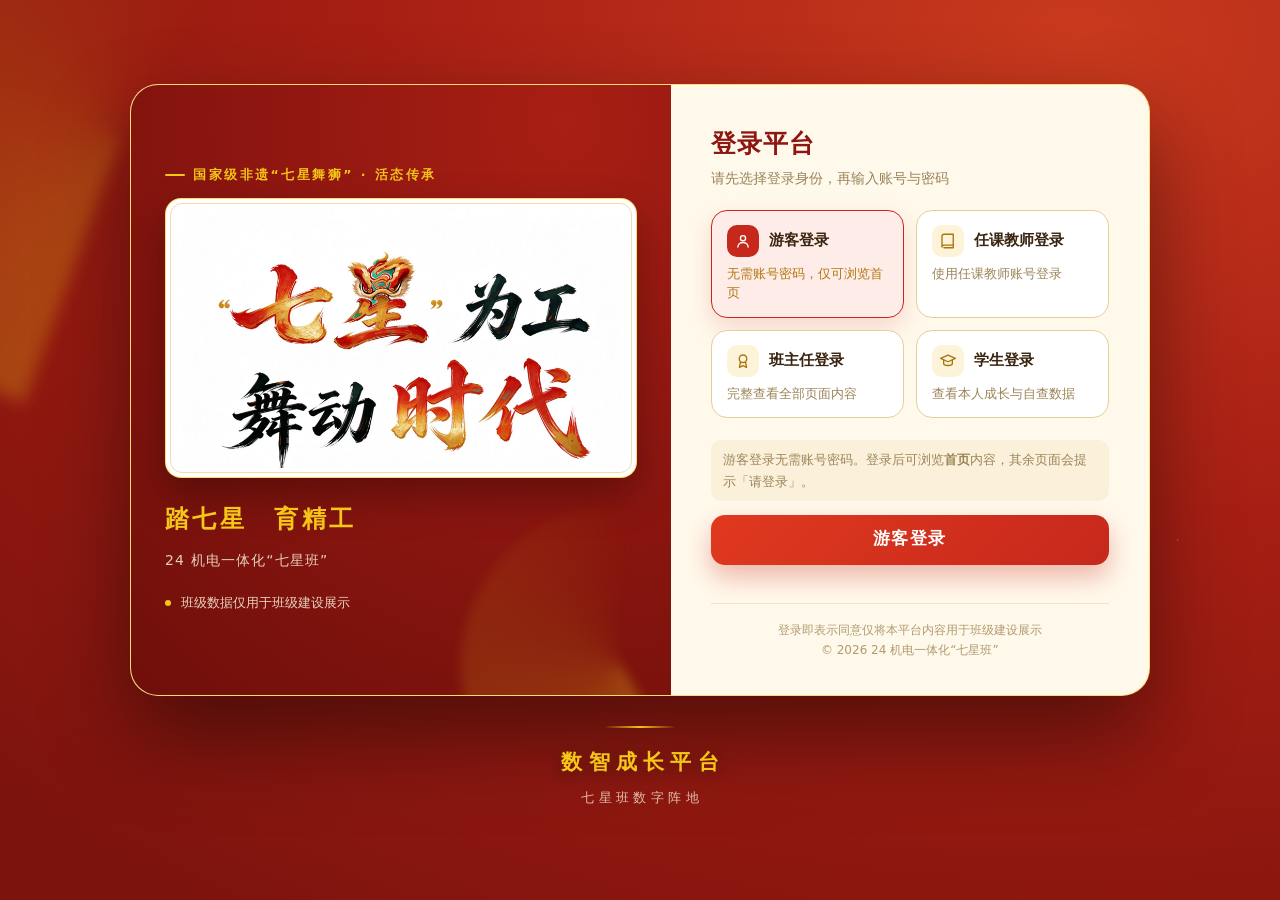
<file: student.html>
<!DOCTYPE html>
<html lang="zh-CN">
<head>
<meta charset="UTF-8">
<meta name="viewport" content="width=device-width, initial-scale=1">
<title>学生自查 · 24 机电一体化“七星班”</title>
<meta name="description" content="七星班学生自查界面：踏七星七步自查、个人积分明细、成长概览与本人荣誉。只呈现本人数据。">
<link rel="icon" href="assets/img/badge.jpg">
<link rel="stylesheet" href="assets/css/base.css">
<link rel="stylesheet" href="assets/css/components.css">
<link rel="stylesheet" href="assets/css/pages.css">
<script src="assets/js/auth.js?v=20261008b" data-guard></script>
</head>
<body>
<a class="skip-link" href="#main">跳到主要内容</a>

<header class="site-header">
  <div class="wrap bar">
    <a class="brand" href="index.html">
      <img src="assets/img/badge.jpg" alt="七星班班徽">
      <span class="t"><b>24 机电一体化“七星班”</b><span>踏七星　育精工</span></span>
    </a>
    <button class="nav-toggle" type="button" aria-label="展开导航" aria-expanded="false"><span></span></button>
    <nav class="nav" aria-label="站点导航">
      <a href="index.html">首页</a>
      <a href="plan.html">建设方案</a>
      <a href="groups.html">七星组榜</a>
      <a href="growth.html">成长进步</a>
      <a href="honor.html">荣誉空间</a>
      <a href="activities.html">活动风采</a>
      <a href="teacher.html">教师管理</a>
      <a href="student.html">学生自查</a>
    </nav>
  </div>
</header>

<section class="page-head" data-watermark="每一步">
  <div class="wrap">
    <p class="crumb"><a href="index.html">首页</a> / 学生自查</p>
    <h1>踏七星 · 每日自查</h1>
    <p class="desc">踏七星讲究“每一步找准方位、不能偏移”。这七步就是你每周的七个桩位——做到就打勾，做不到就留白，没人替你打分。</p>
  </div>
</section>

<main id="main">

  <section class="section section-tight">
    <div class="wrap">
      <div class="identity reveal">
        <div class="who">
          <div class="avatar" id="avatar">七</div>
          <div>
            <b id="whoName">——</b>
            <span id="whoMeta">——</span>
          </div>
        </div>
        <div style="margin-left:auto; display:flex; gap:10px; align-items:center; flex-wrap:wrap">
          <label class="small muted" for="pickStudent">我是</label>
          <select id="pickStudent" style="width:auto; min-width:180px"></select>
        </div>
      </div>
      <div class="note mt16 reveal">
        <span class="ic">i</span>
        <p class="mb0">自查对应七个育人维度。做完就打勾——打勾不是给别人看，是给自己一个交代。</p>
      </div>
    </div>
  </section>

  <section class="section section-tight">
    <div class="wrap">
      <div class="split split-wide">
        <div class="reveal">
          <div class="section-head">
            <span class="eyebrow">七步自查</span>
            <h2>本周的七个桩位</h2>
            <p class="sub">七步对应七个育人维度。做完就打勾——打勾不是给别人看，是给自己一个交代。</p>
          </div>
          <div id="stepList"></div>
          <div class="mt16" style="display:flex; gap:12px; flex-wrap:wrap; align-items:center">
            <button class="btn btn-ghost btn-sm" type="button" id="resetSteps">重置本周自查</button>
            <span class="small muted" id="stepMsg"></span>
          </div>
        </div>
        <div class="reveal">
          <div class="chart-box">
            <h3>本周完成度</h3>
            <p class="hint">七步自查完成情况</p>
            <div class="center" id="stepDonut"></div>
          </div>
          <div class="chart-box mt16">
            <h3>我的七维成长</h3>
            <p class="hint">入学初 vs 当前（只与你自己的过去比）</p>
            <div id="selfRadar"></div>
            <div class="chart-legend">
              <span><i style="background:#E0A020"></i>入学初</span>
              <span><i style="background:#C6281C"></i>当前</span>
            </div>
          </div>
        </div>
      </div>
    </div>
  </section>

  <section class="section section-tight">
    <div class="wrap">
      <div class="grid g4 reveal" id="selfStats"></div>
    </div>
  </section>

  <section class="section section-tight">
    <div class="wrap">
      <div class="split reveal">
        <div class="card card-flat">
          <h3>我的过程性积分明细</h3>
          <p class="muted small">含七个育人维度的过程性表现分，不含学业考试成绩。</p>
          <div class="table-wrap">
            <table class="tb" style="min-width:0">
              <thead><tr><th>时间</th><th class="c">维度</th><th class="c">分值</th><th>事由</th></tr></thead>
              <tbody id="myPoints"></tbody>
            </table>
          </div>
        </div>
        <div class="card card-flat">
          <h3>我拿到的荣誉</h3>
          <p class="muted small">荣誉只登记正向成绩，本页只显示你本人。</p>
          <div id="myHonors"></div>
        </div>
      </div>
    </div>
  </section>

  <section class="section section-tight">
    <div class="wrap">
      <div class="chart-box reveal">
        <h3>我的六学期成长曲线</h3>
        <p class="hint">七维均值 · 跟自己比，比进步</p>
        <div id="selfLine"></div>
      </div>
    </div>
  </section>

  <section class="section">
    <div class="wrap">
      <div class="note note-gold reveal">
        <span class="ic">✦</span>
        <p class="mb0">如果你在某一步长期留白，不用急着补。先想一想：是这件事对你没意义，还是你还没找到入口？把它记下来，下次班会拿出来聊——这比硬打勾有用。</p>
      </div>
      <p class="center mt24 reveal"><a class="btn btn-ghost" href="growth.html">去“成长进步”看完整六学期数据 →</a></p>
    </div>
  </section>

</main>

<footer class="site-footer">
  <div class="wrap">
    <div class="cols">
      <div>
        <div class="motto">踏七星　育精工</div>
        <p>24 机电一体化“七星班”班级建设展示平台：育人图景 · 七星组榜 · 成长档案 · 荣誉空间 · 活动风采。</p>
        <p class="small">明线：北斗七星育人维度 ｜ 暗线：国家级非遗“七星舞狮”</p>
      </div>
      <div>
        <h4>快速导航</h4>
        <p><a href="growth.html">成长进步</a><br><a href="groups.html">七星组榜</a><br>
           <a href="honor.html">荣誉空间</a><br><a href="plan.html">建设方案</a></p>
      </div>
      <div>
        <h4>班级名片</h4>
        <p>24 机电一体化“七星班”<br>45 人 · 全男生 · 7 个星阵组</p>
        <p class="small">踏位定桩 · 列阵同心 · 精技上桩</p>
      </div>
    </div>
    <div class="legal">
      <span>24 机电一体化“七星班” · 德育展示</span>
      <span>错半步则满阵皆乱，所以每一步都要看清</span>
    </div>
  </div>
</footer>

<script src="assets/js/data.js"></script>
<script src="assets/js/charts.js"></script>
<script src="assets/js/ui.js"></script>
<script>
QXUI.onReady(function () {
  var U = QXUI, D = U.data, esc = U.esc;
  var dims = D.dims;

  /* ---------- 身份 ---------- */
  var sel = U.qs('#pickStudent');
  sel.innerHTML = D.groups.map(function (g) {
    return '<optgroup label="' + esc(g.name + '　' + g.star) + '">' +
      U.studentsOf(g.id).map(function (s) {
        var nm = s.name + (s.nameNote ? '（' + s.nameNote + '）' : '');
        return '<option value="' + s.id + '">' + esc(nm) + '</option>';
      }).join('') + '</optgroup>';
  }).join('');
  /* 学生身份登录时，本页只能呈现本人数据：身份切换控件直接锁掉 */
  var me = (window.QXAuth && QXAuth.me) ? QXAuth.me() : null;
  var mine = me ? D.students.filter(function (s) {
    return (me.sid && s.sid === me.sid) || s.name === me.name;
  })[0] : null;

  var saved = mine ? mine.id : U.store.get('studentId', D.students[0].id);
  if (!U.student(saved)) saved = D.students[0].id;
  sel.value = String(saved);

  if (mine) {
    /* 学生：不给选择器，只留一行说明 */
    sel.disabled = true;
    if (sel.parentNode) {
      sel.parentNode.innerHTML = '<span class="qx-self-tag">本人数据专属视图 · ' + esc(mine.name) + '</span>';
    }
  } else {
    sel.addEventListener('change', function () {
      U.store.set('studentId', Number(sel.value));
      render();
    });
  }

  /* ---------- 七步自查 ---------- */
  function stepsOf(id) {
    var all = U.store.get('selfSteps', {});
    return all[String(id)] || {};
  }
  function toggleStep(id, name, on) {
    var all = U.store.get('selfSteps', {});
    var cur = all[String(id)] || {};
    cur[name] = !!on;
    all[String(id)] = cur;
    U.store.set('selfSteps', all);
  }

  function renderSteps(s) {
    var done = stepsOf(s.id);
    U.qs('#stepList').innerHTML = D.steps.map(function (st, i) {
      var on = !!done[st.name];
      return '<label class="self-step' + (on ? ' on' : '') + '" for="st' + i + '">' +
        '<span class="no num">' + (i + 1) + '</span>' +
        '<span class="tx"><b>' + esc(st.name) + '　<span class="muted small">' + esc(st.star) + ' · ' + esc(st.dim) + '</span></b>' +
        '<span>' + esc(st.todo) + '</span></span>' +
        '<span class="switch"><input type="checkbox" id="st' + i + '"' + (on ? ' checked' : '') +
        ' data-name="' + esc(st.name) + '"><i></i></span></label>';
    }).join('');

    U.qsa('#stepList input[type="checkbox"]').forEach(function (cb) {
      cb.addEventListener('change', function () {
        toggleStep(s.id, cb.getAttribute('data-name'), cb.checked);
        cb.closest('.self-step').classList.toggle('on', cb.checked);
        renderSteps(s);
        renderStepsChart(s);
      });
    });
  }

  function renderStepsChart(s) {
    var done = stepsOf(s.id);
    var n = D.steps.filter(function (st) { return done[st.name]; }).length;
    QXChart.donut(U.qs('#stepDonut'), {
      value: n, max: D.steps.length, size: 150, stroke: 13,
      label: n + ' / ' + D.steps.length, sub: '本周完成',
      color: n === D.steps.length ? '#E0A020' : '#C6281C'
    });
    U.qs('#stepMsg').textContent = n === D.steps.length
      ? '七步全中——本周的桩，你一步没偏。'
      : (n === 0 ? '还没打勾。挑最容易的一步先做，通常是最短的那一步。'
        : '已完成 ' + n + ' 步，还剩 ' + (D.steps.length - n) + ' 步。');
  }

  U.qs('#resetSteps').addEventListener('click', function () {
    var s = U.student(sel.value);
    U.store.set('selfSteps', Object.assign({}, U.store.get('selfSteps', {}), { [String(s.id)]: {} }));
    render();
  });

  /* ---------- 渲染 ---------- */
  function render() {
    var s = U.student(sel.value);
    if (!s) return;
    var g = U.groupOf(s.group);
    var nm = s.name + (s.nameNote ? '（' + s.nameNote + '）' : '');

    U.qs('#avatar').textContent = s.name.slice(0, 1);
    U.qs('#whoName').textContent = nm;
    U.qs('#whoMeta').textContent = s.sid + ' · ' + g.name + '（' + g.star + '）· ' + s.post;

    renderSteps(s);
    renderStepsChart(s);

    /* 概览 */
    var first = s.terms[0], last = s.terms[5];
    var lastAvg = U.termAvg(s, 5);
    var local = U.store.get('teacherPoints', []).filter(function (p) { return p.sid === s.sid; });
    var sumPt = (s.points || 0) + local.reduce(function (a, b) { return a + b.val; }, 0);
    U.qs('#selfStats').innerHTML = [
      [lastAvg.toFixed(1), '分', '当前七维均值'],
      ['+' + U.r1(lastAvg - U.termAvg(s, 0)), '分', '三年成长幅度'],
      [sumPt, '分', '过程性积分'],
      [D.steps.length, '步', '踏七星自查项']
    ].map(function (x) {
      return '<div class="stat"><div class="v num">' + x[0] + '<small>' + x[1] + '</small></div>' +
        '<div class="k">' + esc(x[2]) + '</div></div>';
    }).join('');

    /* 雷达 / 折线 */
    QXChart.radar(U.qs('#selfRadar'), {
      axes: dims.map(function (d) { return { key: d.key, label: d.name }; }), max: 100,
      series: [
        { name: '入学初', color: '#E0A020', values: dims.map(function (d) { return first[d.key]; }) },
        { name: '当前', color: '#C6281C', values: dims.map(function (d) { return last[d.key]; }) }
      ]
    });
    QXChart.line(U.qs('#selfLine'), {
      labels: D.meta.termShort, min: 40, max: 100,
      series: [{ name: '七维均值', color: '#E8721C', values: s.terms.map(function (_, t) { return U.termAvg(s, t); }) }]
    });

    /* 积分明细：班级台账 + 教师端补录 */
    var rows = (s.pointLog || []).map(function (r) {
      return { ts: r.ts, dim: r.dim, val: r.val, why: r.why };
    }).concat(local.map(function (p) {
      return { ts: p.ts, dim: p.dim, val: p.val, why: p.why };
    })).sort(function (a, b) { return String(b.ts).localeCompare(String(a.ts)); });

    U.qs('#myPoints').innerHTML = rows.length ? rows.slice(0, 14).map(function (p) {
      return '<tr><td class="num nowrap">' + esc(p.ts) + '</td><td class="c">' + esc(p.dim) + '</td>' +
        '<td class="c num"><strong>+' + p.val + '</strong></td><td>' + esc(p.why) + '</td></tr>';
    }).join('') : '<tr><td colspan="4"><div class="muted small" style="padding:10px 0">暂无积分记录。</div></td></tr>';

    /* 我的荣誉 */
    var mine = D.honorsPerson.filter(function (h) { return h.name === s.name; });
    U.qs('#myHonors').innerHTML = mine.length ? mine.map(function (h) {
      return '<div class="honor" style="margin-bottom:10px"><div class="ic">★</div>' +
        '<div class="bd"><h4>' + esc(h.title) + '</h4>' +
        '<div class="meta">' + esc(h.level) + '　·　' + esc(h.date) + '</div></div></div>';
    }).join('') : '<div class="empty"><div class="big">✦</div><p class="mb0">还没有登记在册的个人荣誉。荣誉不是必需品，先把本事练出来。</p></div>';
  }

  render();
});
</script>
</body>
</html>
</file>
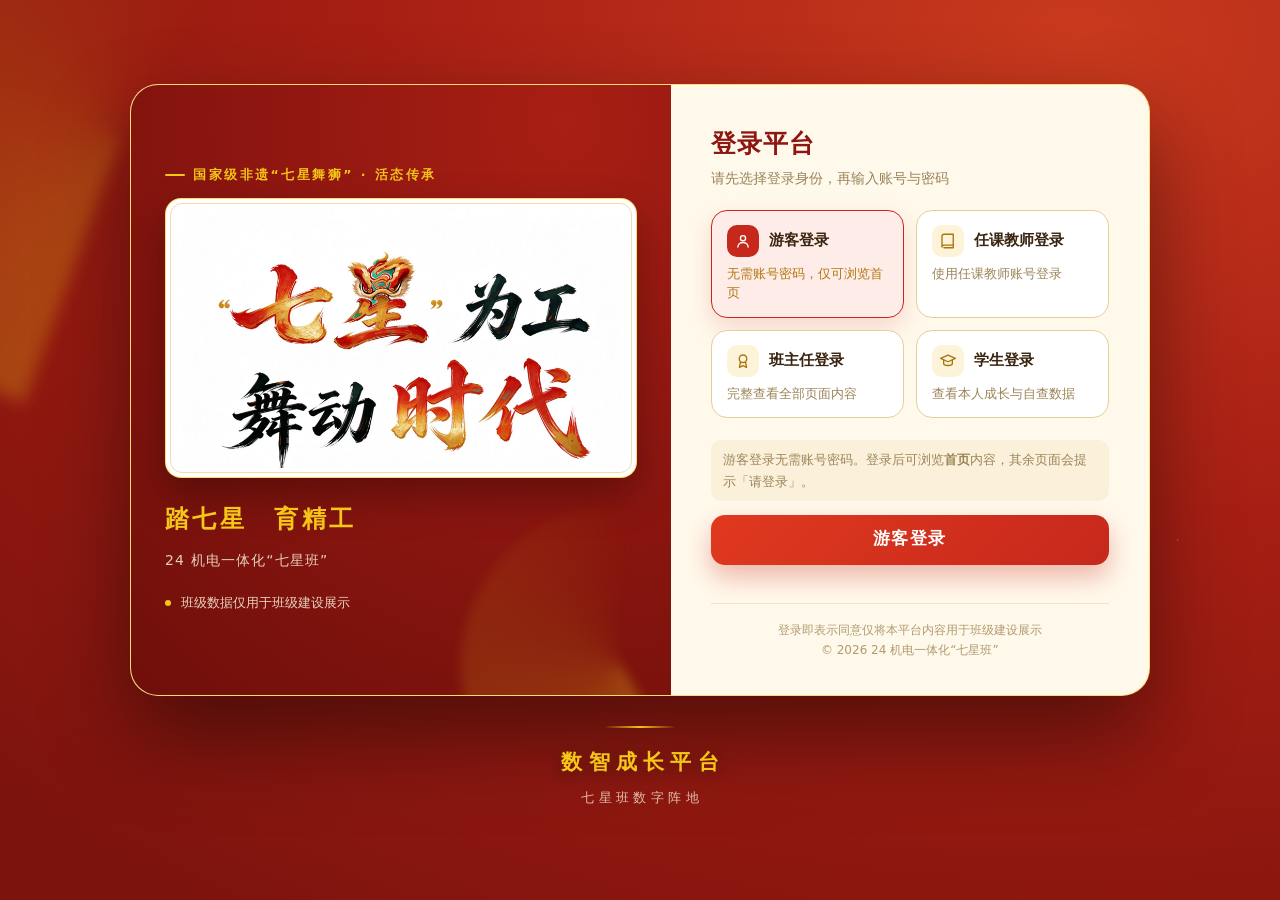
<file: teacher.html>
<!DOCTYPE html>
<html lang="zh-CN">
<head>
<meta charset="UTF-8">
<meta name="viewport" content="width=device-width, initial-scale=1">
<title>教师管理 · 24 机电一体化“七星班”</title>
<meta name="description" content="七星班教师管理界面：班级看板、学生名册、积分录入、活动发布与荣誉登记。看板、名册、积分、活动与荣誉记录。">
<link rel="icon" href="assets/img/badge.jpg">
<link rel="stylesheet" href="assets/css/base.css">
<link rel="stylesheet" href="assets/css/components.css">
<link rel="stylesheet" href="assets/css/pages.css">
<script src="assets/js/auth.js?v=20261008b" data-guard></script>
</head>
<body>
<a class="skip-link" href="#main">跳到主要内容</a>

<header class="site-header">
  <div class="wrap bar">
    <a class="brand" href="index.html">
      <img src="assets/img/badge.jpg" alt="七星班班徽">
      <span class="t"><b>24 机电一体化“七星班”</b><span>踏七星　育精工</span></span>
    </a>
    <button class="nav-toggle" type="button" aria-label="展开导航" aria-expanded="false"><span></span></button>
    <nav class="nav" aria-label="站点导航">
      <a href="index.html">首页</a>
      <a href="plan.html">建设方案</a>
      <a href="groups.html">七星组榜</a>
      <a href="growth.html">成长进步</a>
      <a href="honor.html">荣誉空间</a>
      <a href="activities.html">活动风采</a>
      <a href="teacher.html">教师管理</a>
      <a href="student.html">学生自查</a>
    </nav>
  </div>
</header>

<section class="page-head" data-watermark="管理者">
  <div class="wrap">
    <p class="crumb"><a href="index.html">首页</a> / 教师管理</p>
    <h1>教师管理界面</h1>
    <p class="desc">班级看板、学生名册、积分录入、活动发布与荣誉登记。班主任在这里掌握班情、留下记录，把管理动作变成可查的数据。</p>
  </div>
</section>

<main id="main">

  <section class="section section-tight">
    <div class="wrap">
      <div class="note reveal">
        <span class="ic">i</span>
        <p class="mb0">按“技能 40% / 德育 35% / 班级服务 25%”记录过程性表现，学业考试成绩单独走教学口径，不在此录入。所有记录进入班级台账，学期末统一复盘。</p>
      </div>
    </div>
  </section>

  <section class="section section-tight">
    <div class="wrap">
      <div class="admin-tabs" role="tablist" id="tabs">
        <button type="button" role="tab" data-p="board" aria-selected="true">班级看板</button>
        <button type="button" role="tab" data-p="roster" aria-selected="false">学生名册</button>
        <button type="button" role="tab" data-p="points" aria-selected="false">积分录入</button>
        <button type="button" role="tab" data-p="publish" aria-selected="false">活动发布</button>
        <button type="button" role="tab" data-p="honor" aria-selected="false">荣誉登记</button>
        <button type="button" role="tab" data-p="log" aria-selected="false">操作记录</button>
      </div>

      <!-- 看板 -->
      <div id="p-board">
        <div class="stats" id="dbStats"></div>
        <div class="split mt24">
          <div class="chart-box">
            <h3>七星组积分对比</h3>
            <p class="hint">六维过程性积分之和（满分 600）· 学业考试成绩不计入</p>
            <div id="dbBoard"></div>
          </div>
          <div class="chart-box">
            <h3>全班七维成长走势</h3>
            <p class="hint">入学初 → 第三学年末 · 六学期均值</p>
            <div id="dbTrend"></div>
          </div>
        </div>
        <div class="grid g2 mt24">
          <div class="chart-box">
            <h3>全班七维当前水平</h3>
            <p class="hint">按第三方合成口径（自评 30% / 互评 30% / 师评 40%）</p>
            <div id="dbDims"></div>
          </div>
          <div class="chart-box">
            <h3>需要盯一下的名单</h3>
            <p class="hint">按“成长幅度靠后”提示关注，用于安排谈心与帮扶，<strong>不作任何成绩排名</strong></p>
            <div id="dbAttention"></div>
          </div>
        </div>
      </div>

      <!-- 名册 -->
      <div id="p-roster" class="hide">
        <div class="card card-flat">
          <div class="form-row">
            <div class="field mb0">
              <label for="rSearch">搜索姓名 / 学籍号</label>
              <input type="search" id="rSearch" placeholder="输入姓名或学籍号后四位">
            </div>
            <div class="field mb0">
              <label for="rGroup">按星阵组筛选</label>
              <select id="rGroup"></select>
            </div>
          </div>
        </div>
        <p class="muted small mt16" id="rosterTip"></p>
        <div class="roster-grid mt8" id="rosterGrid"></div>
        <div id="rosterDetail" class="mt24"></div>
      </div>

      <!-- 积分录入 -->
      <div id="p-points" class="hide">
        <div class="split">
          <div class="card card-flat">
            <h3>录入一条过程性积分</h3>
            <p class="muted small">积分按“技能 40% / 德育 35% / 班级服务 25%”权重折算进七星积分，学业考试成绩单独走教学口径，不在此录入。</p>
            <form id="ptForm">
              <div class="field">
                <label for="ptStudent">学生</label>
                <select id="ptStudent" required></select>
              </div>
              <div class="form-row">
                <div class="field">
                  <label for="ptDim">维度</label>
                  <select id="ptDim" required></select>
                </div>
                <div class="field">
                  <label for="ptVal">分值（1—10）</label>
                  <input type="number" id="ptVal" min="1" max="10" value="2" required>
                </div>
              </div>
              <div class="field">
                <label for="ptWhy">事由</label>
                <input type="text" id="ptWhy" placeholder="例：主动承担实训工位整理，收尾完整" required>
              </div>
              <button class="btn btn-primary" type="submit">提交录入</button>
              <span class="small muted" id="ptMsg" style="margin-left:12px"></span>
            </form>
          </div>
          <div class="card card-flat">
            <h3>本次录入累计</h3>
            <p class="muted small">按下表核对，避免重复计分。</p>
            <div class="table-wrap">
              <table class="tb" style="min-width:0">
                <thead><tr><th>学生</th><th class="c">维度</th><th class="c">累计分</th></tr></thead>
                <tbody id="ptSum"></tbody>
              </table>
            </div>
          </div>
        </div>
      </div>

      <!-- 活动发布 -->
      <div id="p-publish" class="hide">
        <div class="split">
          <div class="card card-flat">
            <h3>发布一次班级活动</h3>
            <form id="pbForm">
              <div class="form-row">
                <div class="field">
                  <label for="pbKind">活动类型</label>
                  <select id="pbKind">
                    <option value="主题班会">主题班会</option>
                    <option value="特色活动">特色活动</option>
                  </select>
                </div>
                <div class="field">
                  <label for="pbSeries">所属系列</label>
                  <select id="pbSeries">
                    <option value="—">（主题班会可不选）</option>
                    <option value="启星向新">启星向新</option>
                    <option value="承星传韵">承星传韵</option>
                  </select>
                </div>
                <div class="field">
                  <label for="pbTerm">学期</label>
                  <select id="pbTerm"></select>
                </div>
              </div>
              <div class="field">
                <label for="pbTitle">活动名称</label>
                <input type="text" id="pbTitle" placeholder="例：AI 质检员——机器视觉下的“零缺陷”" required>
              </div>
              <div class="field">
                <label for="pbAim">活动目的 / 落点</label>
                <input type="text" id="pbAim" placeholder="例：树立零缺陷、用数据说话" required>
              </div>
              <button class="btn btn-primary" type="submit">发布活动</button>
              <span class="small muted" id="pbMsg" style="margin-left:12px"></span>
            </form>
          </div>
          <div class="card card-flat">
            <h3>已发布</h3>
            <p class="muted small">共 <span id="pbCount">0</span> 条，最新在前。</p>
            <div id="pbList"></div>
          </div>
        </div>
      </div>

      <!-- 荣誉登记 -->
      <div id="p-honor" class="hide">
        <div class="split">
          <div class="card card-flat">
            <h3>登记一项荣誉</h3>
            <form id="hnForm">
              <div class="form-row">
                <div class="field">
                  <label for="hnType">类型</label>
                  <select id="hnType">
                    <option value="个人">个人荣誉</option>
                    <option value="集体">集体荣誉</option>
                  </select>
                </div>
                <div class="field">
                  <label for="hnLevel">级别</label>
                  <select id="hnLevel">
                    <option value="校级">校级</option>
                    <option value="市级">市级</option>
                    <option value="省级">省级</option>
                  </select>
                </div>
                <div class="field">
                  <label for="hnDate">时间</label>
                  <input type="text" id="hnDate" placeholder="2026 年 6 月">
                </div>
              </div>
              <div class="field">
                <label for="hnName">姓名（集体荣誉填“集体”）</label>
                <input type="text" id="hnName" placeholder="例：黄炜城" required>
              </div>
              <div class="field">
                <label for="hnTitle">荣誉名称</label>
                <input type="text" id="hnTitle" placeholder="例：校级技能竞赛 一等奖" required>
              </div>
              <button class="btn btn-primary" type="submit">登记</button>
              <span class="small muted" id="hnMsg" style="margin-left:12px"></span>
            </form>
          </div>
          <div class="card card-flat">
            <h3>已登记</h3>
            <p class="muted small">共 <span id="hnCount">0</span> 条。荣誉只登记正向成绩，不登记扣分与负面名单。</p>
            <div id="hnList"></div>
          </div>
        </div>
      </div>

      <!-- 记录 -->
      <div id="p-log" class="hide">
        <div class="card card-flat">
          <div style="display:flex; justify-content:space-between; align-items:center; gap:12px; flex-wrap:wrap">
            <div>
              <h3 class="mb0">操作记录</h3>
              <p class="muted small mb0">留存的管理动作，用于学期末复盘。</p>
            </div>
            <button class="btn btn-ghost btn-sm" type="button" id="logClear">清空记录</button>
          </div>
          <ul class="log-list mt16" id="logList" style="list-style:none; padding:0"></ul>
        </div>
      </div>

    </div>
  </section>

</main>

<footer class="site-footer">
  <div class="wrap">
    <div class="cols">
      <div>
        <div class="motto">踏七星　育精工</div>
        <p>24 机电一体化“七星班”班级建设展示平台：育人图景 · 七星组榜 · 成长档案 · 荣誉空间 · 活动风采。</p>
        <p class="small">明线：北斗七星育人维度 ｜ 暗线：国家级非遗“七星舞狮”</p>
      </div>
      <div>
        <h4>快速导航</h4>
        <p><a href="groups.html">七星组榜</a><br><a href="growth.html">成长进步</a><br>
           <a href="student.html">学生自查</a><br><a href="plan.html">建设方案</a></p>
      </div>
      <div>
        <h4>班级名片</h4>
        <p>24 机电一体化“七星班”<br>45 人 · 全男生 · 7 个星阵组</p>
        <p class="small">踏位定桩 · 列阵同心 · 精技上桩</p>
      </div>
    </div>
    <div class="legal">
      <span>24 机电一体化“七星班” · 德育展示</span>
      <span>管理动作要留下痕迹</span>
    </div>
  </div>
</footer>

<script src="assets/js/data.js"></script>
<script src="assets/js/charts.js"></script>
<script src="assets/js/ui.js"></script>
<script>
QXUI.onReady(function () {
  var U = QXUI, D = U.data, esc = U.esc;
  var dims = D.dims;

  /* ---------- localStorage 分片 ---------- */
  var K_LOG = 'teacherLog', K_PT = 'teacherPoints', K_PB = 'teacherActs', K_HN = 'teacherHonors', K_CLR = 'teacherLogCleared';
  /* 预置操作记录（第三学年下 · 2026 年 3—6 月），清空后不再显示 */
  var SEED_LOG = D.teacherLog || [];
  function get(k, d) { return U.store.get(k, d || []); }
  function set(k, v) { U.store.set(k, v); }
  function stamp() {
    var d = new Date(), p = function (n) { return String(n).padStart(2, '0'); };
    return d.getFullYear() + '-' + p(d.getMonth() + 1) + '-' + p(d.getDate()) + ' ' + p(d.getHours()) + ':' + p(d.getMinutes());
  }
  function pushLog(text) {
    var l = get(K_LOG); l.unshift({ t: stamp(), text: text }); set(K_LOG, l.slice(0, 60));
    set(K_CLR, false); renderLog();
  }

  /* ---------- Tab 切换 ---------- */
  U.qsa('#tabs button').forEach(function (b) {
    b.addEventListener('click', function () {
      var p = b.getAttribute('data-p');
      U.qsa('#tabs button').forEach(function (x) { x.setAttribute('aria-selected', x === b ? 'true' : 'false'); });
      ['board', 'roster', 'points', 'publish', 'honor', 'log'].forEach(function (k) {
        var el = U.qs('#p-' + k);
        if (el) el.classList.toggle('hide', k !== p);
      });
      location.hash = p;
    });
  });
  var start = (location.hash || '').replace('#', '');
  if (start) {
    var btn = U.qs('#tabs button[data-p="' + start + '"]');
    if (btn) btn.click();
  }

  /* ---------- 看板 ---------- */
  U.qs('#dbStats').innerHTML = [
    [D.meta.size, '人', '全班人数'],
    [D.groups.length, '个', '星阵组'],
    [D.board[0].name, '', '当前组榜首位'],
    [D.activities.length, '场', '已排活动'],
    [D.honorsPerson.length + D.honorsGroup.length, '项', '荣誉登记'],
    [12, '类', '重点关注维度']
  ].map(function (x) {
    return '<div class="stat"><div class="v num">' + esc(String(x[0])) + '<small>' + esc(x[1]) + '</small></div>' +
      '<div class="k">' + esc(x[2]) + '</div></div>';
  }).join('');

  QXChart.groupedBars(U.qs('#dbBoard'), {
    categories: D.board.map(function (b) { return b.name; }),
    max: 600,
    series: [{ name: '综合积分', color: '#C6281C', values: D.board.map(function (b) { return b.total; }) }]
  });

  QXChart.line(U.qs('#dbTrend'), {
    labels: D.meta.termShort, min: 40, max: 100,
    series: [{
      name: '全班七维均值', color: '#E8721C',
      values: D.meta.termShort.map(function (_, t) {
        return U.r1(U.avg(D.students.map(function (s) { return U.termAvg(s, t); })));
      })
    }]
  });

  var now = dims.map(function (d) {
    return U.r1(U.avg(D.students.map(function (s) { return s.terms[5][d.key]; })));
  });
  U.qs('#dbDims').innerHTML = dims.map(function (d, i) {
    return U.barRow(d.name, Math.round(now[i]), 100);
  }).join('');

  /* 成长幅度靠后的名单（只提示关注，不排名） */
  var byGain = D.students.map(function (s) {
    return { s: s, gain: U.r3 ? U.r3(U.termAvg(s, 5) - U.termAvg(s, 0)) : (U.termAvg(s, 5) - U.termAvg(s, 0)) };
  }).sort(function (a, b) { return a.gain - b.gain; }).slice(0, 6);
  U.qs('#dbAttention').innerHTML = byGain.map(function (x) {
    return '<div class="hl-item"><span class="k">' + esc(x.s.groupName) + '</span>' +
      '<span class="v"><strong>' + esc(x.s.name) + '</strong>　三年成长 +' + U.r1(x.gain) +
      ' 分　<span class="muted">建议安排一次个别谈话，看看卡在哪一步</span></span></div>';
  }).join('') + '<p class="small muted mt16 mb0">此清单用于安排帮扶与谈心，<strong>不作为任何评比依据</strong>，也不在班级公开。</p>';

  /* ---------- 名册 ---------- */
  U.qs('#rGroup').innerHTML = '<option value="全部">全部星阵组</option>' +
    D.groups.map(function (g) { return '<option value="' + g.id + '">' + esc(g.name + '（' + g.star + '）') + '</option>'; }).join('');

  var picked = null;
  function renderRoster() {
    var kw = (U.qs('#rSearch').value || '').trim();
    var gid = U.qs('#rGroup').value;
    var list = D.students.filter(function (s) {
      if (gid !== '全部' && s.group !== gid) return false;
      if (!kw) return true;
      return s.name.indexOf(kw) >= 0 || s.sid.indexOf(kw) >= 0;
    });
    U.qs('#rosterTip').textContent = '共 ' + list.length + ' 人' + (kw ? '（关键词“' + kw + '”）' : '');
    U.qs('#rosterGrid').innerHTML = list.length ? list.map(function (s) {
      return '<button class="roster-card' + (picked === s.id ? ' active' : '') + '" type="button" data-id="' + s.id + '">' +
        '<div class="nm"><span class="avatar" style="width:26px;height:26px;border-radius:8px;font-size:12px">' +
        esc(s.name.slice(0, 1)) + '</span>' + esc(s.name) +
        (s.nameNote ? '<span class="muted small">（' + esc(s.nameNote) + '）</span>' : '') + '</div>' +
        '<div class="mt">' + esc(s.groupName) + ' · ' + esc(s.post) + '</div>' +
        '<div class="mt num">' + esc(s.sid) + '</div></button>';
    }).join('') : U.empty('没有匹配的学生，换个关键词试试。');

    U.qsa('#rosterGrid .roster-card').forEach(function (c) {
      c.addEventListener('click', function () {
        picked = Number(c.getAttribute('data-id'));
        renderRoster();
        renderDetail();
      });
    });
  }

  function renderDetail() {
    var box = U.qs('#rosterDetail');
    if (!picked) { box.innerHTML = ''; return; }
    var s = U.student(picked);
    var g = U.groupOf(s.group);
    var first = s.terms[0], last = s.terms[5];
    var pts = get(K_PT, []).filter(function (p) { return p.sid === s.sid; });
    var sumPt = pts.reduce(function (a, b) { return a + b.val; }, 0);
    box.innerHTML = '<div class="card card-flat">' +
      '<div style="display:flex; align-items:center; gap:14px; flex-wrap:wrap">' +
      '<div class="avatar">' + esc(s.name.slice(0, 1)) + '</div>' +
      '<div><b style="font-size:17px">' + esc(s.name) + (s.nameNote ? '（' + esc(s.nameNote) + '）' : '') + '</b>' +
      '<div class="small muted">' + esc(s.sid) + ' · ' + esc(g.name + '（' + g.star + '）') + ' · ' + esc(s.post) + '</div></div>' +
      '<div style="margin-left:auto" class="chips">' + U.chip('当前七维均值 ' + U.termAvg(s, 5).toFixed(1), 'chip-red') +
      U.chip('三年成长 +' + U.r1(U.termAvg(s, 5) - U.termAvg(s, 0)), 'chip-ok') +
      U.chip('录入积分 ' + sumPt, 'chip-gold') + '</div></div>' +
      '<div class="split mt24"><div>' + dims.map(function (d) {
        return U.barRow(d.name, last[d.key], 100);
      }).join('') + '</div>' +
      '<div><h3 style="font-size:15px">七维逐学期（简）</h3>' + dims.map(function (d) {
        return '<div class="hl-item"><span class="k">' + esc(d.name) + '</span><span class="v num">' +
          first[d.key] + ' → ' + last[d.key] + '　<span class="muted">（' +
          (last[d.key] - first[d.key] >= 0 ? '+' : '') + (last[d.key] - first[d.key]) + '）</span></span></div>';
      }).join('') + '</div></div>' +
      '<p class="small muted mt16 mb0">提示：本站不展示学生个人学业成绩排名；如需查看成绩明细，请到“教学成绩”模块（不在本站范围）。</p>' +
      '</div>';
  }
  U.qs('#rSearch').addEventListener('input', renderRoster);
  U.qs('#rGroup').addEventListener('change', renderRoster);
  renderRoster();

  /* ---------- 积分录入 ---------- */
  var opt = D.students.map(function (s) {
    return '<option value="' + s.id + '" data-sid="' + s.sid + '">' +
      esc(s.name + (s.nameNote ? '（' + s.nameNote + '）' : '') + '　' + s.groupName) + '</option>';
  }).join('');
  U.qs('#ptStudent').innerHTML = opt;
  U.qs('#ptDim').innerHTML = dims.map(function (d) {
    return '<option value="' + d.key + '">' + esc(d.name + '（' + d.star + '）') + '</option>';
  }).join('');
  U.qs('#pbTerm').innerHTML = D.meta.terms.map(function (t, i) {
    return '<option value="' + i + '">' + esc(t) + '</option>';
  }).join('');

  function renderPtSum() {
    var list = get(K_PT, []);
    if (!list.length) { U.qs('#ptSum').innerHTML = '<tr><td colspan="3">' + U.empty('还没有录入记录') + '</td></tr>'; return; }
    var map = {}, order = [];
    list.forEach(function (p) {
      var k = p.name + '|' + p.dim + '|' + p.sid;
      if (!map[k]) { map[k] = { name: p.name, sid: p.sid, dim: p.dim, sum: 0 }; order.push(k); }
      map[k].sum += p.val;
    });
    U.qs('#ptSum').innerHTML = order.map(function (k) {
      var r = map[k];
      return '<tr><td>' + esc(r.name) + ' <span class="muted small">' + esc(r.sid.slice(-4)) + '</span></td>' +
        '<td class="c">' + esc(r.dim) + '</td><td class="c num"><strong>' + r.sum + '</strong></td></tr>';
    }).join('');
  }

  U.qs('#ptForm').addEventListener('submit', function (e) {
    e.preventDefault();
    var sel = U.qs('#ptStudent');
    var s = U.student(Number(sel.value));
    var dimName = U.qs('#ptDim').selectedOptions[0].textContent.split('（')[0];
    var val = Number(U.qs('#ptVal').value);
    var why = U.qs('#ptWhy').value.trim();
    var list = get(K_PT, []);
    list.unshift({ ts: stamp(), name: s.name, sid: s.sid, group: s.groupName, dim: dimName, val: val, why: why });
    set(K_PT, list.slice(0, 400));
    pushLog('积分录入：' + s.name + '　' + dimName + ' +' + val + '　（' + why + '）');
    U.qs('#ptMsg').textContent = '已录入：' + s.name + ' · ' + dimName + ' +' + val;
    U.qs('#ptWhy').value = '';
    renderPtSum();
  });
  renderPtSum();

  /* ---------- 活动发布 ---------- */
  function renderPb() {
    var list = get(K_PB, []);
    U.qs('#pbCount').textContent = list.length;
    U.qs('#pbList').innerHTML = list.length ? list.map(function (a) {
      return '<div class="hl-item"><span class="k">' + esc(a.termName || a.termShort || '') + '</span>' +
        '<span class="v"><strong>' + esc(a.title) + '</strong>　' +
        U.chip(a.series && a.series !== '—' ? a.series : a.kind, a.series === '启星向新' ? 'chip-info' : 'chip-gold') +
        '<br><span class="muted small">' + esc(a.aim) + '　·　' + esc(a.ts) + '</span></span></div>';
    }).join('') : U.empty('还没有发布记录');
  }
  U.qs('#pbForm').addEventListener('submit', function (e) {
    e.preventDefault();
    var ti = Number(U.qs('#pbTerm').value);
    var item = {
      ts: stamp(),
      kind: U.qs('#pbKind').value,
      series: U.qs('#pbSeries').value,
      termName: D.meta.terms[ti],
      termShort: D.meta.termShort[ti],
      title: U.qs('#pbTitle').value.trim(),
      aim: U.qs('#pbAim').value.trim()
    };
    var list = get(K_PB, []);
    list.unshift(item);
    set(K_PB, list.slice(0, 100));
    pushLog('活动发布：' + item.termName + '　' + item.title);
    U.qs('#pbTitle').value = ''; U.qs('#pbAim').value = '';
    U.qs('#pbMsg').textContent = '已发布：' + item.title;
    renderPb();
  });
  renderPb();

  /* ---------- 荣誉登记 ---------- */
  function renderHn() {
    var list = get(K_HN, []);
    U.qs('#hnCount').textContent = list.length;
    U.qs('#hnList').innerHTML = list.length ? list.map(function (h) {
      return '<div class="hl-item"><span class="k">' + esc(h.date || '') + '</span>' +
        '<span class="v"><strong>' + esc(h.name) + '</strong>　' + esc(h.title) + '　' +
        '<span class="chip ' + U.levelChip(h.level) + '">' + esc(h.level) + '</span>' +
        '<br><span class="muted small">' + esc(h.type) + '　·　登记于 ' + esc(h.ts) + '</span></span></div>';
    }).join('') : U.empty('还没有荣誉登记');
  }
  U.qs('#hnForm').addEventListener('submit', function (e) {
    e.preventDefault();
    var item = {
      ts: stamp(),
      type: U.qs('#hnType').value,
      level: U.qs('#hnLevel').value,
      date: U.qs('#hnDate').value.trim() || stamp().slice(0, 7),
      name: U.qs('#hnName').value.trim(),
      title: U.qs('#hnTitle').value.trim()
    };
    var list = get(K_HN, []);
    list.unshift(item);
    set(K_HN, list.slice(0, 200));
    pushLog('荣誉登记：' + item.name + '　' + item.title + '（' + item.level + '）');
    U.qs('#hnTitle').value = '';
    U.qs('#hnMsg').textContent = '已登记：' + item.title;
    renderHn();
  });
  renderHn();

  /* ---------- 操作记录 ---------- */
  function renderLog() {
    var local = get(K_LOG);
    var list = U.store.get(K_CLR, false) ? local : local.concat(SEED_LOG);
    U.qs('#logList').innerHTML = list.length ? list.map(function (l) {
      return '<li><span class="t">' + esc(l.t) + '</span>' + esc(l.text) + '</li>';
    }).join('') : '<li class="muted">还没有操作记录。去“积分录入 / 活动发布 / 荣誉登记”试着记一条。</li>';
  }
  U.qs('#logClear').addEventListener('click', function () {
    set(K_LOG, []); set(K_PT, []); set(K_PB, []); set(K_HN, []); set(K_CLR, true);
    renderLog(); renderPtSum(); renderPb(); renderHn();
    U.qs('#ptMsg').textContent = ''; U.qs('#pbMsg').textContent = ''; U.qs('#hnMsg').textContent = '';
  });
  renderLog();
});
</script>
</body>
</html>
</file>
<file: assets/css/base.css>
/* ============================================================
   七星班班级网站 · 基础层
   设计语言：醒狮红 + 鎏金黄（红黄为主色），辅以暖米底与深褐文字
   ============================================================ */

:root {
  /* 主红 */
  --red:        #C6281C;
  --red-deep:   #8E1610;
  --red-bright: #E0391F;
  --red-soft:   #FDECE7;

  /* 主黄 / 鎏金 */
  --gold:       #E0A020;
  --gold-bright:#F5C518;
  --gold-deep:  #A9740F;
  --gold-line:  #F0CE7A;
  --gold-soft:  #FDF3D8;

  /* 深红（Hero / 页头 / 页脚） */
  --wine:       #7C130D;
  --wine-2:     #A81F14;
  --wine-3:     #C93A1E;

  /* 中性（暖米底 + 深褐字） */
  --bg:         #FFF9EC;
  --surface:    #FFFFFF;
  --surface-2:  #FBF1DA;
  --line:       #F2E3C2;
  --line-2:     #E4CE9B;
  --ink:        #3A2510;
  --ink-2:      #6E5528;
  --muted:      #9C8459;

  /* 状态（保持红黄体系） */
  --ok:         #8A5E0C;
  --ok-soft:    #FCEFD2;
  --warn:       #B47814;
  --warn-soft:  #FCEFD2;
  --info:       #A81F14;
  --info-soft:  #FDECE7;

  /* 尺度 */
  --r-sm: 8px;
  --r:    14px;
  --r-lg: 20px;
  --r-xl: 28px;
  --shadow-sm: 0 1px 2px rgba(58, 37, 16, .06), 0 2px 8px rgba(58, 37, 16, .05);
  --shadow:    0 2px 6px rgba(58, 37, 16, .08), 0 10px 28px rgba(58, 37, 16, .07);
  --shadow-lg: 0 8px 20px rgba(58, 37, 16, .12), 0 24px 60px rgba(58, 37, 16, .12);
  --maxw: 1180px;
  --pad: 24px;

  /* 字体 */
  --font: "Microsoft YaHei", "PingFang SC", "Hiragino Sans GB",
          "Source Han Sans SC", "Noto Sans CJK SC", system-ui, -apple-system, sans-serif;
  --font-num: "DIN Alternate", "Bahnschrift", "Segoe UI", var(--font);
}

*, *::before, *::after { box-sizing: border-box; }

html { -webkit-text-size-adjust: 100%; scroll-behavior: smooth; }

body {
  margin: 0;
  font-family: var(--font);
  font-size: 16px;
  line-height: 1.75;
  color: var(--ink);
  background: var(--bg);
  /* 暖黄底 + 淡金/淡红晕（纯 CSS，无外链图片） */
  background-image:
    radial-gradient(circle at 10% 12%, rgba(245, 197, 24, .16), transparent 44%),
    radial-gradient(circle at 90% 6%,  rgba(198, 40, 28, .10), transparent 46%),
    radial-gradient(circle at 50% 100%, rgba(245, 197, 24, .10), transparent 52%);
  background-attachment: fixed;
}

img { max-width: 100%; display: block; }
a { color: var(--red); text-decoration: none; }
a:hover { text-decoration: underline; }
button, input, select, textarea { font: inherit; color: inherit; }

h1, h2, h3, h4 { margin: 0; line-height: 1.35; font-weight: 700; letter-spacing: .01em; }
p { margin: 0 0 1em; }
ul, ol { margin: 0 0 1em; padding-left: 1.35em; }

:focus-visible {
  outline: 3px solid var(--gold);
  outline-offset: 2px;
  border-radius: 4px;
}

/* ---------------- 布局 ---------------- */
.wrap { width: 100%; max-width: var(--maxw); margin: 0 auto; padding: 0 var(--pad); }
.wrap-wide { max-width: 1360px; }

.section { padding: 64px 0; }
.section-tight { padding: 40px 0; }
.section + .section { border-top: 1px solid var(--line); }

.section-head { margin-bottom: 28px; }
.section-head .eyebrow {
  display: inline-flex; align-items: center; gap: 8px;
  font-size: 13px; font-weight: 700; letter-spacing: .16em;
  color: var(--gold-deep); text-transform: uppercase;
  margin-bottom: 10px;
}
.section-head .eyebrow::before {
  content: ""; width: 22px; height: 2px; background: var(--gold); border-radius: 2px;
}
.section-head h2 { font-size: 30px; color: var(--ink); }
.section-head .sub { margin-top: 10px; color: var(--ink-2); max-width: 74ch; }

.grid { display: grid; gap: 20px; }
.g2 { grid-template-columns: repeat(2, minmax(0, 1fr)); }
.g3 { grid-template-columns: repeat(3, minmax(0, 1fr)); }
.g4 { grid-template-columns: repeat(4, minmax(0, 1fr)); }
.g-auto { grid-template-columns: repeat(auto-fit, minmax(260px, 1fr)); }
.g-auto-sm { grid-template-columns: repeat(auto-fit, minmax(190px, 1fr)); }

/* ---------------- 顶部导航 ---------------- */
.site-header {
  position: sticky; top: 0; z-index: 60;
  background: rgba(255, 249, 236, .9);
  backdrop-filter: saturate(180%) blur(14px);
  border-bottom: 1px solid var(--line);
}
.site-header .bar {
  display: flex; align-items: center; gap: 18px;
  height: 68px;
}
.brand { display: flex; align-items: center; gap: 12px; flex: none; }
.brand img { width: 42px; height: 42px; border-radius: 50%; box-shadow: var(--shadow-sm); }
.brand .t { line-height: 1.25; }
.brand .t b { display: block; font-size: 16px; letter-spacing: .02em; }
.brand .t span { display: block; font-size: 11.5px; color: var(--gold-deep); letter-spacing: .16em; }

.nav { margin-left: auto; display: flex; align-items: center; gap: 2px; flex-wrap: wrap; }
.nav a {
  padding: 8px 13px; border-radius: 999px;
  font-size: 14.5px; color: var(--ink-2); white-space: nowrap;
}
.nav a:hover { background: var(--gold-soft); color: var(--ink); text-decoration: none; }
.nav a[aria-current="page"] {
  background: var(--red); color: #fff; font-weight: 700;
  box-shadow: 0 4px 12px rgba(198, 40, 28, .3);
}
.nav-toggle {
  display: none; margin-left: auto;
  width: 42px; height: 42px; border: 1px solid var(--line-2);
  background: var(--surface); border-radius: 10px; cursor: pointer;
  align-items: center; justify-content: center;
}
.nav-toggle span {
  display: block; width: 18px; height: 2px; background: var(--ink); border-radius: 2px;
  box-shadow: 0 -6px 0 var(--ink), 0 6px 0 var(--ink);
}

/* ---------------- 页脚 ---------------- */
.site-footer {
  margin-top: 64px; padding: 40px 0 32px;
  background: linear-gradient(180deg, var(--wine-2), var(--wine));
  color: rgba(255, 246, 224, .82);
  font-size: 14px;
}
.site-footer a { color: var(--gold-line); }
.site-footer .cols { display: grid; grid-template-columns: 1.4fr 1fr 1fr; gap: 28px; }
.site-footer h4 { color: #FFF3D6; font-size: 15px; margin-bottom: 10px; }
.site-footer .motto {
  font-size: 22px; color: var(--gold-bright); font-weight: 700; letter-spacing: .1em;
  margin-bottom: 8px;
}
.site-footer .legal {
  margin-top: 28px; padding-top: 18px;
  border-top: 1px solid rgba(255, 240, 200, .2);
  display: flex; justify-content: space-between; gap: 16px; flex-wrap: wrap;
  color: rgba(255, 240, 200, .58); font-size: 13px;
}

/* ---------------- 工具类 ---------------- */
.muted { color: var(--muted); }
.small { font-size: 13px; }
.center { text-align: center; }
.nowrap { white-space: nowrap; }
.mt0 { margin-top: 0; } .mb0 { margin-bottom: 0; }
.mt8 { margin-top: 8px; } .mt16 { margin-top: 16px; } .mt24 { margin-top: 24px; }
.hide { display: none !important; }
.num { font-family: var(--font-num); font-variant-numeric: tabular-nums; }

.skip-link {
  position: absolute; left: -9999px; top: 0; z-index: 100;
  background: var(--red); color: #fff; padding: 10px 16px; border-radius: 0 0 10px 0;
}
.skip-link:focus { left: 0; }

/* ---------------- 醒狮装饰 ---------------- */
.lion-watermark {
  position: absolute; pointer-events: none; user-select: none;
  opacity: .13; filter: saturate(.9);
}
.lion-orn {
  width: 54px; height: 54px; opacity: .95;
  margin: 0 auto 10px;
}
.orn-row { display: flex; align-items: center; justify-content: center; gap: 14px; }
.orn-row::before, .orn-row::after {
  content: ""; height: 1px; width: 96px;
  background: linear-gradient(90deg, transparent, var(--gold-line));
}
.orn-row::after { background: linear-gradient(90deg, var(--gold-line), transparent); }

/* ---------------- 入场动效 ---------------- */
.reveal { opacity: 0; transform: translateY(14px); }
.reveal.in {
  opacity: 1; transform: none;
  transition: opacity .6s cubic-bezier(.22,.61,.36,1), transform .6s cubic-bezier(.22,.61,.36,1);
}

@media (prefers-reduced-motion: reduce) {
  html { scroll-behavior: auto; }
  *, *::before, *::after {
    animation-duration: .001ms !important;
    animation-iteration-count: 1 !important;
    transition-duration: .001ms !important;
  }
  .reveal { opacity: 1; transform: none; }
}

/* ---------------- 响应式 ---------------- */
@media (max-width: 980px) {
  .g4 { grid-template-columns: repeat(2, minmax(0, 1fr)); }
  .g3 { grid-template-columns: repeat(2, minmax(0, 1fr)); }
  .site-footer .cols { grid-template-columns: 1fr 1fr; }
}

@media (max-width: 760px) {
  :root { --pad: 16px; }
  body { font-size: 15px; }
  .section { padding: 44px 0; }
  .section-head h2 { font-size: 23px; }
  .nav-toggle { display: flex; }
  .nav {
    display: none; position: absolute; left: 0; right: 0; top: 68px;
    flex-direction: column; align-items: stretch; gap: 4px;
    background: var(--surface); border-bottom: 1px solid var(--line);
    padding: 12px 16px 18px; box-shadow: var(--shadow);
  }
  .nav.open { display: flex; }
  .nav a { padding: 11px 14px; border-radius: 10px; }
  .g2, .g3, .g4 { grid-template-columns: 1fr; }
  .site-footer .cols { grid-template-columns: 1fr; }
  .stats { grid-template-columns: repeat(2, minmax(0, 1fr)); }
}
</file>
<file: assets/css/components.css>
/* ============================================================
   七星班班级网站 · 组件层
   ============================================================ */

/* ---------------- 卡片 ---------------- */
.card {
  background: var(--surface);
  border: 1px solid var(--line);
  border-radius: var(--r);
  padding: 22px;
  box-shadow: var(--shadow-sm);
  transition: transform .28s cubic-bezier(.22,.61,.36,1), box-shadow .28s;
}
.card:hover { transform: translateY(-3px); box-shadow: var(--shadow); }
.card-flat:hover { transform: none; box-shadow: var(--shadow-sm); }
.card > h3 { font-size: 17px; margin-bottom: 8px; }
.card .kicker { font-size: 12.5px; color: var(--gold); font-weight: 700; letter-spacing: .1em; }

.card-star { position: relative; overflow: hidden; }
.card-star::after {
  content: attr(data-star);
  position: absolute; right: -6px; top: -14px;
  font-size: 60px; font-weight: 800; color: rgba(192, 138, 46, .09);
  letter-spacing: -.04em; pointer-events: none;
}

/* ---------------- 徽标 / 标签 ---------------- */
.chip {
  display: inline-flex; align-items: center; gap: 6px;
  padding: 4px 11px; border-radius: 999px;
  font-size: 12.5px; font-weight: 700; line-height: 1.7;
  background: var(--surface-2); color: var(--ink-2);
  border: 1px solid var(--line);
  white-space: nowrap;
}
.chip-red  { background: var(--red-soft);   color: var(--red-deep); border-color: #F3CFC7; }
.chip-gold { background: var(--gold-soft);  color: var(--gold-deep); border-color: var(--gold-line); }
.chip-ok   { background: var(--ok-soft);    color: var(--ok);       border-color: #C6E2D4; }
.chip-info { background: var(--red-soft);   color: var(--red-deep); border-color: #F3CFC7; }
.chip-warn { background: var(--warn-soft);  color: var(--warn);     border-color: #EBD9B2; }
.chip-wine { background: var(--wine-2);     color: #FFE9A8;         border-color: var(--wine-3); }
.chips { display: flex; flex-wrap: wrap; gap: 8px; }

/* ---------------- 按钮 ---------------- */
.btn {
  display: inline-flex; align-items: center; justify-content: center; gap: 8px;
  padding: 10px 20px; border-radius: 999px; border: 1px solid transparent;
  font-size: 15px; font-weight: 700; cursor: pointer; background: var(--surface-2);
  color: var(--ink); transition: transform .18s, box-shadow .18s, background .18s;
}
.btn:hover { transform: translateY(-1px); text-decoration: none; }
.btn-primary { background: var(--red); color: #fff; box-shadow: 0 6px 16px rgba(179,39,30,.26); }
.btn-primary:hover { background: var(--red-deep); }
.btn-ghost { background: transparent; border-color: var(--line-2); }
.btn-ghost:hover { background: var(--surface-2); }
.btn-sm { padding: 7px 14px; font-size: 13.5px; }
.btn:disabled { opacity: .5; cursor: not-allowed; transform: none; }

/* ---------------- 数据条 / 统计 ---------------- */
.stats { display: grid; grid-template-columns: repeat(auto-fit, minmax(140px, 1fr)); gap: 14px; }
.stat {
  background: var(--surface); border: 1px solid var(--line);
  border-radius: var(--r); padding: 16px 18px;
}
.stat .v { font-family: var(--font-num); font-size: 30px; font-weight: 800; color: var(--red); line-height: 1.15; }
.stat .v small { font-size: 14px; font-weight: 700; color: var(--muted); margin-left: 3px; }
.stat .k { font-size: 13px; color: var(--ink-2); margin-top: 4px; }

/* ---------------- 进度条 ---------------- */
.bar { height: 9px; border-radius: 999px; background: var(--surface-2); overflow: hidden; }
.bar > i {
  display: block; height: 100%; border-radius: 999px;
  background: linear-gradient(90deg, var(--gold), var(--red));
  transition: width .8s cubic-bezier(.22,.61,.36,1);
}
.bar.sm { height: 6px; }
.bar-row { display: grid; grid-template-columns: 96px 1fr 52px; align-items: center; gap: 12px; margin-bottom: 11px; }
.bar-row .n { font-size: 13.5px; color: var(--ink-2); }
.bar-row .v { font-family: var(--font-num); font-size: 14px; font-weight: 700; text-align: right; }

/* ---------------- 表格 ---------------- */
.table-wrap { overflow-x: auto; border: 1px solid var(--line); border-radius: var(--r); background: var(--surface); }
table.tb { width: 100%; border-collapse: collapse; font-size: 14px; min-width: 640px; }
table.tb caption {
  caption-side: top; text-align: left; padding: 14px 16px 10px;
  font-weight: 700; color: var(--ink); font-size: 15px;
}
table.tb thead th {
  background: var(--surface-2); color: var(--ink);
  font-size: 13px; font-weight: 700; text-align: left;
  padding: 11px 14px; border-bottom: 1px solid var(--line-2); white-space: nowrap;
}
table.tb tbody td { padding: 11px 14px; border-bottom: 1px solid var(--line); vertical-align: top; }
table.tb tbody tr:last-child td { border-bottom: 0; }
table.tb tbody tr:hover td { background: #FDFAF5; }
table.tb .c { text-align: center; }
table.tb .n { font-family: var(--font-num); font-variant-numeric: tabular-nums; }

/* ---------------- 榜单 ---------------- */
.rank-list { display: grid; gap: 14px; }
.rank-item {
  display: grid; grid-template-columns: 62px 1fr auto; align-items: center; gap: 18px;
  background: var(--surface); border: 1px solid var(--line);
  border-radius: var(--r); padding: 18px 22px;
  transition: transform .25s, box-shadow .25s, border-color .25s;
}
.rank-item:hover { transform: translateY(-2px); box-shadow: var(--shadow); }
.rank-item.top1 { border-color: var(--gold-line); background: linear-gradient(180deg, #FFFDF6, #FFFFFF); }
.rank-item.top2 { border-color: #EBD4AE; }
.rank-item.top3 { border-color: #EFDCC0; }
.rank-badge {
  width: 54px; height: 54px; border-radius: 16px;
  display: flex; align-items: center; justify-content: center;
  font-family: var(--font-num); font-size: 22px; font-weight: 800;
  background: var(--surface-2); color: var(--ink-2);
}
.rank-item.top1 .rank-badge { background: linear-gradient(140deg, #F7D766, #D69A18); color: #5A3C05; }
.rank-item.top2 .rank-badge { background: linear-gradient(140deg, #F4DE9E, #D2A94E); color: #5A3C05; }
.rank-item.top3 .rank-badge { background: linear-gradient(140deg, #F7E7C4, #E0B478); color: #6B4A16; }
.rank-main .name { font-size: 17px; font-weight: 700; display: flex; align-items: center; gap: 9px; flex-wrap: wrap; }
.rank-main .meta { font-size: 13px; color: var(--muted); margin-top: 3px; }
.rank-total { text-align: right; }
.rank-total .v { font-family: var(--font-num); font-size: 27px; font-weight: 800; color: var(--red); line-height: 1.1; }
.rank-total .k { font-size: 12px; color: var(--muted); }
.rank-delta { font-size: 13px; font-weight: 700; color: var(--ok); }

/* ---------------- 踏七星桩位条 ---------------- */
.step-track { display: grid; grid-template-columns: repeat(7, 1fr); gap: 10px; }
.step {
  position: relative; text-align: center;
  padding: 18px 8px 14px; border-radius: var(--r);
  background: var(--surface); border: 1px solid var(--line);
  transition: transform .25s, box-shadow .25s;
}
.step:hover { transform: translateY(-3px); box-shadow: var(--shadow); }
.step .dot {
  width: 34px; height: 34px; margin: 0 auto 10px; border-radius: 50%;
  display: flex; align-items: center; justify-content: center;
  background: var(--gold-soft); color: #7A5510;
  font-weight: 800; font-size: 14px; border: 1px solid var(--gold-line);
}
.step.done .dot { background: var(--red); color: #fff; border-color: var(--red); }
.step .nm { font-size: 15px; font-weight: 700; }
.step .st { font-size: 12px; color: var(--muted); margin-top: 2px; }
.step::after {
  content: ""; position: absolute; right: -7px; top: 34px;
  width: 4px; height: 4px; border-radius: 50%; background: var(--line-2);
}
.step:last-child::after { display: none; }

/* ---------------- 时间轴 ---------------- */
.timeline { position: relative; padding-left: 28px; }
.timeline::before {
  content: ""; position: absolute; left: 8px; top: 6px; bottom: 6px;
  width: 2px; background: linear-gradient(180deg, var(--gold), var(--line));
}
.tl-item { position: relative; padding-bottom: 26px; }
.tl-item::before {
  content: ""; position: absolute; left: -26px; top: 6px;
  width: 12px; height: 12px; border-radius: 50%;
  background: var(--surface); border: 3px solid var(--red);
}
.tl-item .when { font-size: 12.5px; font-weight: 700; color: var(--gold); letter-spacing: .06em; }
.tl-item h4 { font-size: 16px; margin: 3px 0 5px; }
.tl-item p { margin: 0; font-size: 14px; color: var(--ink-2); }

/* ---------------- 图表容器 ---------------- */
.chart-box { background: var(--surface); border: 1px solid var(--line); border-radius: var(--r); padding: 18px; }
.chart-box > h3 { font-size: 15px; margin-bottom: 4px; }
.chart-box .hint { font-size: 12.5px; color: var(--muted); margin-bottom: 10px; }
.chart-box svg { width: 100%; height: auto; display: block; overflow: visible; }
.chart-legend { display: flex; flex-wrap: wrap; gap: 14px; margin-top: 10px; font-size: 13px; color: var(--ink-2); }
.chart-legend i { display: inline-block; width: 11px; height: 11px; border-radius: 3px; margin-right: 6px; }

/* ---------------- 照片墙 ---------------- */
.gallery { display: grid; grid-template-columns: repeat(auto-fill, minmax(230px, 1fr)); gap: 14px; }
.gallery figure {
  margin: 0; border-radius: var(--r); overflow: hidden; background: var(--surface);
  border: 1px solid var(--line); box-shadow: var(--shadow-sm);
}
.gallery img { width: 100%; aspect-ratio: 4 / 3; object-fit: cover; transition: transform .5s cubic-bezier(.22,.61,.36,1); }
.gallery figure:hover img { transform: scale(1.05); }
.gallery figcaption { padding: 10px 13px; font-size: 13px; color: var(--ink-2); }
/* 证书墙：完整显示不裁切 */
.gallery.cert img { object-fit: contain; aspect-ratio: 3 / 2; background: var(--surface-2); padding: 6px; }
.gallery.cert figure:hover img { transform: none; }
.gallery.cert figure.wide { grid-column: span 2; }
.gallery.cert figure.wide img { aspect-ratio: 2 / 1; }
@media (max-width: 760px) { .gallery.cert figure.wide { grid-column: span 1; } }

/* ---------------- 荣誉墙 ---------------- */
.honor {
  display: flex; gap: 14px; align-items: flex-start;
  background: var(--surface); border: 1px solid var(--line);
  border-left: 4px solid var(--gold);
  border-radius: 0 var(--r) var(--r) 0; padding: 16px 18px;
}
.honor .ic {
  flex: none; width: 40px; height: 40px; border-radius: 12px;
  display: flex; align-items: center; justify-content: center;
  background: var(--gold-soft); color: #7A5510; font-weight: 800;
}
.honor .bd h4 { font-size: 15px; margin-bottom: 3px; }
.honor .bd .meta { font-size: 12.5px; color: var(--muted); }

/* ---------------- 提示块 ---------------- */
.note {
  display: flex; gap: 12px; align-items: flex-start;
  padding: 14px 18px; border-radius: var(--r);
  background: var(--gold-soft); border: 1px solid var(--gold-line); color: #7A5510;
  font-size: 14px;
}
.note .ic { flex: none; font-weight: 800; }
.note-gold { background: var(--gold-soft); border-color: var(--gold-line); color: #6E4D0F; }
.note-red  { background: var(--red-soft);  border-color: #F3CFC7; color: #7E1710; }
.note p:last-child { margin-bottom: 0; }

/* ---------------- 表单 ---------------- */
.field { margin-bottom: 16px; }
.field label { display: block; font-size: 13.5px; font-weight: 700; margin-bottom: 6px; color: var(--ink-2); }
.field .hint { font-size: 12.5px; color: var(--muted); margin-top: 5px; }
input[type="text"], input[type="number"], input[type="search"], select, textarea {
  width: 100%; padding: 10px 13px; border-radius: 10px;
  border: 1px solid var(--line-2); background: var(--surface);
  transition: border-color .18s, box-shadow .18s;
}
input:focus, select:focus, textarea:focus {
  border-color: var(--gold); box-shadow: 0 0 0 3px rgba(192,138,46,.16); outline: none;
}
.form-row { display: grid; grid-template-columns: repeat(auto-fit, minmax(190px, 1fr)); gap: 14px; }

/* ---------------- 分段控件 / 筛选 ---------------- */
.seg { display: inline-flex; gap: 6px; padding: 5px; background: var(--surface-2); border-radius: 14px; flex-wrap: wrap; }
.seg button {
  border: 0; background: transparent; cursor: pointer;
  padding: 7px 15px; border-radius: 9px; font-size: 13.5px;
  font-weight: 700; color: var(--ink-2); transition: background .2s, color .2s;
}
.seg button[aria-pressed="true"] { background: var(--surface); color: var(--red); box-shadow: var(--shadow-sm); }

/* ---------------- 空 / 载入状态 ---------------- */
.empty {
  text-align: center; padding: 54px 20px; color: var(--muted);
  border: 1px dashed var(--line-2); border-radius: var(--r); background: var(--surface);
}
.empty .big { font-size: 34px; margin-bottom: 8px; }
.skeleton { background: linear-gradient(90deg, #F5E9CE 25%, #FDF6E4 37%, #F5E9CE 63%);
  background-size: 400% 100%; animation: sk 1.3s ease infinite; border-radius: 8px; height: 14px; }
@keyframes sk { 0% { background-position: 100% 50%; } 100% { background-position: 0 50%; } }

/* ---------------- 弘扬非遗 · 学习前辈（视频与前辈资源） ---------------- */
.heritage-videos { display: grid; grid-template-columns: repeat(2, minmax(0, 1fr)); gap: 18px; }
.video-card {
  margin: 0; display: flex; flex-direction: column;
  background: var(--surface); border: 1px solid var(--line);
  border-radius: var(--r-lg); overflow: hidden; box-shadow: var(--shadow-sm);
  transition: transform .28s cubic-bezier(.22,.61,.36,1), box-shadow .28s, border-color .28s;
}
.video-card:hover { transform: translateY(-3px); box-shadow: var(--shadow); border-color: var(--gold-line); }
.video-card video { width: 100%; aspect-ratio: 16 / 9; display: block; background: #1A0E06; object-fit: cover; }
.video-card .vc-body { padding: 16px 18px 18px; }
.video-card .vc-top { display: flex; align-items: center; justify-content: space-between; gap: 10px; margin-bottom: 9px; }
.video-card .vc-src { font-size: 12px; color: var(--muted); }
.video-card h4 { font-size: 16.5px; margin: 0 0 7px; }
.video-card .vc-desc { margin: 0; font-size: 13.5px; line-height: 1.8; color: var(--ink-2); }

.res-grid { display: grid; grid-template-columns: repeat(auto-fit, minmax(258px, 1fr)); gap: 14px; }
.res-card {
  display: flex; flex-direction: column; gap: 8px;
  padding: 17px 19px; border-radius: var(--r);
  background: var(--surface); border: 1px solid var(--line);
  box-shadow: var(--shadow-sm); color: inherit;
  transition: transform .25s, box-shadow .25s, border-color .25s;
}
.res-card:hover { text-decoration: none; transform: translateY(-3px); box-shadow: var(--shadow); border-color: var(--red); }
.res-card .rc-top { display: flex; align-items: center; justify-content: space-between; gap: 10px; }
.res-card h4 { margin: 0; font-size: 16px; }
.res-card p { margin: 0; font-size: 13px; line-height: 1.75; color: var(--ink-2); flex: 1; }
.res-card .rc-go { font-size: 13px; font-weight: 700; color: var(--red); }
.res-card .rc-go::after { content: " →"; }
@media (max-width: 860px) { .heritage-videos { grid-template-columns: 1fr; } }

/* ---------------- 分栏 ---------------- */
.split { display: grid; grid-template-columns: 1fr 1fr; gap: 22px; }
.split-wide { grid-template-columns: 1.6fr 1fr; }
@media (max-width: 900px) {
  .split, .split-wide { grid-template-columns: 1fr; }
  .step-track { grid-template-columns: repeat(2, 1fr); }
  .rank-item { grid-template-columns: 46px 1fr; }
  .rank-total { grid-column: 2; text-align: left; margin-top: 6px; }
  .bar-row { grid-template-columns: 76px 1fr 46px; }
}
</file>
<file: assets/css/pages.css>
/* ============================================================
   七星班班级网站 · 页面层
   ============================================================ */

/* ---------------- 首页 Hero ---------------- */
.hero {
  position: relative; overflow: hidden;
  background: radial-gradient(125% 125% at 82% 4%, var(--wine-3) 0%, var(--wine-2) 42%, var(--wine) 100%);
  color: #fff; padding: 78px 0 92px;
}
.hero::before {
  content: ""; position: absolute; inset: 0; pointer-events: none;
  background-image:
    radial-gradient(1.6px 1.6px at 12% 22%, rgba(255, 238, 190, .7), transparent),
    radial-gradient(1.4px 1.4px at 28% 62%, rgba(255, 238, 190, .5), transparent),
    radial-gradient(1.8px 1.8px at 46% 18%, rgba(255, 238, 190, .62), transparent),
    radial-gradient(1.3px 1.3px at 63% 74%, rgba(255, 238, 190, .44), transparent),
    radial-gradient(1.7px 1.7px at 78% 34%, rgba(255, 238, 190, .58), transparent),
    radial-gradient(1.2px 1.2px at 88% 58%, rgba(255, 238, 190, .42), transparent),
    radial-gradient(1.5px 1.5px at 8% 78%, rgba(255, 238, 190, .36), transparent);
}
/* 醒狮头水印：落在主视觉下方的空白带 */
.hero .lion-watermark {
  left: 50%; bottom: -132px; width: 420px; height: 420px;
  transform: translateX(-50%); opacity: .16;
}
/* 金色光晕 */
.hero::after {
  content: ""; position: absolute; left: -120px; top: -90px;
  width: 520px; height: 520px; border-radius: 50%;
  background: conic-gradient(from 200deg, rgba(245, 197, 24, .22), transparent 55%);
  filter: blur(6px); pointer-events: none;
}
.hero .wrap { position: relative; z-index: 1; }
.hero .tagline {
  display: inline-flex; align-items: center; gap: 10px;
  font-size: 13px; letter-spacing: .22em; font-weight: 700;
  color: var(--gold-bright); margin-bottom: 20px;
  border: 1px solid rgba(245, 197, 24, .5); border-radius: 999px; padding: 6px 16px;
  background: rgba(245, 197, 24, .1);
}
.hero h1 {
  font-size: clamp(34px, 5.2vw, 60px); line-height: 1.18; letter-spacing: .02em;
  margin-bottom: 16px; text-shadow: 0 6px 30px rgba(0, 0, 0, .32);
}
.hero h1 em { font-style: normal; color: var(--gold-bright); }
.hero .lead { font-size: 17px; color: rgba(255, 246, 224, .88); max-width: 60ch; margin-bottom: 26px; }
.hero .cta { display: flex; gap: 12px; flex-wrap: wrap; }
.hero .btn-ghost { color: #FFF3D6; border-color: rgba(245, 197, 24, .55); }
.hero .btn-ghost:hover { background: rgba(245, 197, 24, .16); }

.hero-side { display: grid; grid-template-columns: 1.35fr 1fr; gap: 44px; align-items: center; }
.hero-card {
  background: rgba(255, 246, 214, .1);
  border: 1px solid rgba(245, 197, 24, .34);
  border-radius: var(--r-lg); padding: 24px;
  backdrop-filter: blur(6px);
}
.hero-card .badge-wrap { display: flex; align-items: center; gap: 16px; margin-bottom: 16px; }
.hero-card .badge-wrap img {
  width: 84px; height: 84px; border-radius: 50%;
  border: 2px solid rgba(245, 197, 24, .62);
}
.hero-card .motto { font-size: 20px; font-weight: 700; color: var(--gold-bright); letter-spacing: .12em; }
.hero-card .sub { font-size: 13px; color: rgba(255, 246, 224, .72); }
.hero-card dl { display: grid; grid-template-columns: auto 1fr; gap: 8px 16px; margin: 0; font-size: 14px; }
.hero-card dt { color: rgba(255, 246, 224, .62); }
.hero-card dd { margin: 0; color: #FFF6DE; font-weight: 700; }

@media (max-width: 900px) {
  .hero { padding: 54px 0 66px; }
  .hero-side { grid-template-columns: 1fr; gap: 30px; }
  .hero .lion-watermark { width: 300px; height: 300px; bottom: -100px; }
}

/* ---------------- 内页页头 ---------------- */
.page-head {
  background: linear-gradient(180deg, var(--wine-2), var(--wine));
  color: #fff; padding: 44px 0 38px; position: relative; overflow: hidden;
}
.page-head::before {
  content: ""; position: absolute; inset: 0; pointer-events: none;
  background-image:
    radial-gradient(1.5px 1.5px at 18% 30%, rgba(255, 238, 190, .5), transparent),
    radial-gradient(1.3px 1.3px at 52% 62%, rgba(255, 238, 190, .38), transparent),
    radial-gradient(1.6px 1.6px at 74% 26%, rgba(255, 238, 190, .46), transparent),
    radial-gradient(1.2px 1.2px at 90% 70%, rgba(255, 238, 190, .32), transparent);
}
.page-head::after {
  content: attr(data-watermark);
  position: absolute; right: 4%; top: 50%; transform: translateY(-50%);
  font-size: 120px; font-weight: 800; color: rgba(255, 238, 190, .07);
  letter-spacing: -.05em; pointer-events: none; white-space: nowrap;
}
.page-head .crumb { font-size: 13px; color: rgba(255, 246, 224, .6); margin-bottom: 8px; position: relative; z-index: 1; }
.page-head .crumb a { color: rgba(255, 238, 190, .88); }
.page-head h1 { font-size: clamp(25px, 3.4vw, 36px); margin-bottom: 8px; position: relative; z-index: 1; }
.page-head .desc { color: rgba(255, 246, 224, .8); max-width: 76ch; font-size: 15px; position: relative; z-index: 1; }
.page-head .chips { position: relative; z-index: 1; }

/* ---------------- 方案页 ---------------- */
.plan-nav {
  position: sticky; top: 68px; z-index: 40;
  background: rgba(251, 248, 243, .94);
  backdrop-filter: blur(12px);
  border-bottom: 1px solid var(--line);
}
.plan-nav .row { display: flex; gap: 6px; overflow-x: auto; padding: 10px 0; }
.plan-nav a {
  flex: none; padding: 7px 14px; border-radius: 999px; font-size: 13.5px;
  color: var(--ink-2); border: 1px solid transparent; white-space: nowrap;
}
.plan-nav a:hover { background: var(--surface-2); text-decoration: none; }
.plan-nav a.active { background: var(--red); color: #fff; font-weight: 700; border-color: var(--red); }

.plan-block { padding: 46px 0; scroll-margin-top: 130px; }
.plan-block + .plan-block { border-top: 1px solid var(--line); }
.plan-block > h2 {
  font-size: 26px; margin-bottom: 18px; padding-left: 16px;
  border-left: 5px solid var(--red); line-height: 1.3;
}
.plan-block h3 { font-size: 18px; margin: 26px 0 10px; color: var(--red-deep); }
.plan-block p { color: var(--ink-2); }

.star-grid { display: grid; grid-template-columns: repeat(auto-fit, minmax(250px, 1fr)); gap: 16px; }
.star-card {
  background: var(--surface); border: 1px solid var(--line); border-radius: var(--r);
  padding: 20px; position: relative; overflow: hidden;
  border-top: 3px solid var(--gold);
}
.star-card h4 { font-size: 17px; margin-bottom: 6px; }
.star-card .dim { font-size: 12.5px; color: var(--gold); font-weight: 700; letter-spacing: .06em; }
.star-card p { font-size: 14px; color: var(--ink-2); margin: 10px 0 0; }
.star-card .idx {
  position: absolute; right: 14px; bottom: 6px;
  font-family: var(--font-num); font-size: 40px; font-weight: 800; color: rgba(37,29,24,.06);
}

/* ---------------- 成长页 ---------------- */
.identity {
  display: flex; align-items: center; gap: 14px; flex-wrap: wrap;
  background: var(--surface); border: 1px solid var(--line);
  border-radius: var(--r); padding: 14px 18px;
}
.identity .who { display: flex; align-items: center; gap: 12px; }
.avatar {
  width: 46px; height: 46px; border-radius: 14px; flex: none;
  display: flex; align-items: center; justify-content: center;
  font-weight: 800; color: #fff; font-size: 17px;
  background: linear-gradient(140deg, var(--red), var(--red-deep));
}
.identity .who b { font-size: 16px; }
.identity .who span { display: block; font-size: 12.5px; color: var(--muted); }

.growth-panel { display: grid; grid-template-columns: 1fr 1fr; gap: 20px; }
@media (max-width: 900px) { .growth-panel { grid-template-columns: 1fr; } }

.hl-item {
  display: flex; gap: 12px; align-items: flex-start;
  padding: 12px 0; border-bottom: 1px dashed var(--line);
}
.hl-item:last-child { border-bottom: 0; }
.hl-item .k { flex: none; width: 74px; font-size: 13px; color: var(--muted); }
.hl-item .v { font-size: 14px; color: var(--ink); }

/* ---------------- 教师页 ---------------- */
.admin-tabs { display: flex; gap: 6px; flex-wrap: wrap; margin-bottom: 22px; }
.admin-tabs button {
  border: 1px solid var(--line-2); background: var(--surface);
  padding: 9px 18px; border-radius: 999px; cursor: pointer;
  font-size: 14px; font-weight: 700; color: var(--ink-2);
}
.admin-tabs button[aria-selected="true"] { background: var(--red); border-color: var(--red); color: #fff; }

.roster-grid { display: grid; grid-template-columns: repeat(auto-fill, minmax(196px, 1fr)); gap: 12px; }
.roster-card {
  background: var(--surface); border: 1px solid var(--line); border-radius: var(--r);
  padding: 14px; cursor: pointer; transition: transform .2s, box-shadow .2s, border-color .2s;
}
.roster-card:hover { transform: translateY(-2px); box-shadow: var(--shadow); }
.roster-card.active { border-color: var(--red); box-shadow: 0 0 0 3px rgba(179,39,30,.12); }
.roster-card .nm { font-weight: 700; font-size: 15px; display: flex; align-items: center; gap: 8px; }
.roster-card .mt { font-size: 12.5px; color: var(--muted); margin-top: 3px; }

.log-list { max-height: 300px; overflow-y: auto; font-size: 13.5px; }
.log-list li { padding: 8px 0; border-bottom: 1px dashed var(--line); color: var(--ink-2); }
.log-list li .t { color: var(--muted); font-family: var(--font-num); margin-right: 8px; }

/* ---------------- 学生自查页 ---------------- */
.self-step {
  display: grid; grid-template-columns: 42px 1fr auto; gap: 14px; align-items: center;
  padding: 15px 18px; border: 1px solid var(--line); border-radius: var(--r);
  background: var(--surface); margin-bottom: 11px;
  transition: border-color .2s, background .2s;
}
.self-step.on { border-color: var(--gold-line); background: #FFFDF7; }
.self-step .no {
  width: 38px; height: 38px; border-radius: 12px; display: flex;
  align-items: center; justify-content: center;
  background: var(--surface-2); font-weight: 800; color: var(--ink-2);
}
.self-step.on .no { background: var(--red); color: #fff; }
.self-step .tx b { font-size: 15px; }
.self-step .tx span { display: block; font-size: 13px; color: var(--muted); }

.switch { position: relative; display: inline-block; width: 46px; height: 26px; flex: none; }
.switch input { opacity: 0; width: 0; height: 0; }
.switch i {
  position: absolute; inset: 0; border-radius: 999px; background: var(--line-2);
  transition: background .2s; cursor: pointer;
}
.switch i::after {
  content: ""; position: absolute; left: 3px; top: 3px; width: 20px; height: 20px;
  border-radius: 50%; background: #fff; transition: transform .22s;
  box-shadow: 0 1px 3px rgba(0,0,0,.2);
}
.switch input:checked + i { background: var(--red); }
.switch input:checked + i::after { transform: translateX(20px); }

/* ---------------- 活动页 ---------------- */
.act-card {
  background: var(--surface); border: 1px solid var(--line);
  border-radius: var(--r); padding: 18px 20px; height: 100%;
  display: flex; flex-direction: column; gap: 10px;
  transition: transform .25s, box-shadow .25s;
}
.act-card:hover { transform: translateY(-3px); box-shadow: var(--shadow); }
.act-card .top { display: flex; align-items: center; gap: 8px; flex-wrap: wrap; }
.act-card h4 { font-size: 16px; line-height: 1.45; }
.act-card .row { font-size: 13.5px; color: var(--ink-2); }
.act-card .row b { color: var(--muted); font-weight: 700; margin-right: 6px; }
.act-card .series-qx { border-left: 3px solid var(--info); padding-left: 10px; }
.act-card .series-cy { border-left: 3px solid var(--gold); padding-left: 10px; }
</file>
<file: assets/css/login.css>
/* ============================================================
   七星班班级网站 · 登录页
   ============================================================ */

body.login-page {
  min-height: 100vh;
  margin: 0;
  display: flex;
  flex-direction: column;
  align-items: center;
  justify-content: center;
  gap: 26px;
  padding: 36px 20px;
  background:
    radial-gradient(120% 120% at 84% 4%, #C93A1E 0%, #A81F14 44%, #7C130D 100%);
  background-attachment: fixed;
  position: relative;
  overflow-x: hidden;
}
body.login-page::before {
  content: "";
  position: fixed; inset: 0; pointer-events: none;
  background-image:
    radial-gradient(1.7px 1.7px at 12% 20%, rgba(255, 238, 190, .7), transparent),
    radial-gradient(1.4px 1.4px at 30% 66%, rgba(255, 238, 190, .5), transparent),
    radial-gradient(1.8px 1.8px at 48% 14%, rgba(255, 238, 190, .6), transparent),
    radial-gradient(1.3px 1.3px at 68% 74%, rgba(255, 238, 190, .42), transparent),
    radial-gradient(1.6px 1.6px at 82% 30%, rgba(255, 238, 190, .55), transparent),
    radial-gradient(1.2px 1.2px at 92% 60%, rgba(255, 238, 190, .4), transparent);
}
body.login-page::after {
  content: "";
  position: fixed; left: -160px; top: -140px; width: 560px; height: 560px;
  border-radius: 50%; pointer-events: none;
  background: conic-gradient(from 200deg, rgba(245, 197, 24, .26), transparent 55%);
  filter: blur(8px);
}

.login-wrap {
  position: relative;
  z-index: 1;
  width: 100%;
  max-width: 1020px;
  display: grid;
  grid-template-columns: 1.06fr 0.94fr;
  background: #FFF9EC;
  border-radius: 28px;
  overflow: hidden;
  border: 1px solid rgba(245, 197, 24, .55);
  box-shadow: 0 40px 90px rgba(0, 0, 0, .45);
}

/* ---------------- 左：品牌区 ---------------- */
.login-brand {
  position: relative;
  padding: 40px 34px;
  color: #FFF3D6;
  background: radial-gradient(125% 125% at 80% 6%, #A81F14 0%, #8E1610 46%, #6E0F0A 100%);
  display: flex; flex-direction: column; justify-content: center;
  overflow: hidden;
}
.login-brand::after {
  content: "";
  position: absolute; right: -110px; bottom: -130px;
  width: 320px; height: 320px; border-radius: 50%;
  background: conic-gradient(from 150deg, rgba(245, 197, 24, .3), transparent 60%);
  filter: blur(6px);
}
.login-brand > * { position: relative; z-index: 1; }
/* 书法主视觉：「“七星”为工 · 舞动时代」，做成镶金边的题字牌 */
.lb-art {
  margin: 0 0 20px;
  padding: 9px 11px;
  background: #fff;
  border-radius: 16px;
  border: 1px solid rgba(245, 197, 24, .62);
  box-shadow: 0 18px 40px rgba(0, 0, 0, .3);
  position: relative;
}
.lb-art::after {
  content: "";
  position: absolute; inset: 4px;
  border: 1px solid rgba(224, 160, 32, .38);
  border-radius: 12px;
  pointer-events: none;
}
.lb-art img { width: 100%; height: auto; display: block; border-radius: 8px; }
.lb-eyebrow {
  display: inline-flex; align-items: center; gap: 8px;
  font-size: 12.5px; letter-spacing: .2em; font-weight: 700;
  color: #F5C518; margin: 0 0 12px;
}
.lb-eyebrow::before { content: ""; width: 20px; height: 2px; background: #F5C518; border-radius: 2px; }
.lb-motto {
  font-size: 24px; font-weight: 700; letter-spacing: .14em;
  color: #F5C518; margin: 0 0 8px;
}
.lb-class {
  font-size: 14px; letter-spacing: .08em;
  color: rgba(255, 246, 224, .82); margin: 0 0 20px;
}
.lb-points { list-style: none; margin: 0; padding: 0; display: grid; gap: 9px; }
.lb-points li {
  font-size: 13px; color: rgba(255, 246, 224, .84);
  padding-left: 16px; position: relative;
}
.lb-points li::before {
  content: ""; position: absolute; left: 0; top: 8px;
  width: 6px; height: 6px; border-radius: 50%; background: #F5C518;
}
.lb-points b { color: #fff; }

/* ---------------- 右：登录面板 ---------------- */
.login-panel { padding: 42px 40px 34px; }

.lp-session {
  display: flex; align-items: center; gap: 10px; flex-wrap: wrap;
  background: #FDF3D8; border: 1px solid #F0CE7A; border-radius: 12px;
  padding: 10px 14px; margin-bottom: 20px; font-size: 13px; color: #6E5528;
}
.lp-session[hidden] { display: none; }
.lp-session b { color: #8E1610; }
.lp-session a {
  font-weight: 700; color: #C6281C;
  border: 1px solid #F0CE7A; background: #fff; border-radius: 999px;
  padding: 3px 12px; font-size: 12.5px;
}
.lp-session a:first-of-type { margin-left: auto; }
.lp-session a:hover { text-decoration: none; background: #FDECE7; }

.lp-head { margin-bottom: 20px; }
.lp-head h2 { font-size: 25px; color: #8E1610; margin: 0 0 6px; letter-spacing: .04em; }
.lp-head p { margin: 0; font-size: 13.5px; color: #9C8459; }

/* 角色选择 */
.role-grid { display: grid; grid-template-columns: repeat(2, minmax(0, 1fr)); gap: 12px; margin-bottom: 22px; }
.role-card {
  display: flex; flex-direction: column; gap: 8px;
  padding: 14px 15px; text-align: left; cursor: pointer;
  border: 1.5px solid #E4CE9B; border-radius: 16px; background: #fff;
  transition: border-color .18s ease, background .18s ease, box-shadow .18s ease, transform .18s ease;
}
.role-card:hover { border-color: #E0A020; background: #FDF3D8; transform: translateY(-1px); }
.role-card[aria-pressed="true"] {
  border-color: #C6281C; background: #FDECE7;
  box-shadow: 0 10px 24px rgba(198, 40, 28, .16);
}
.rc-top { display: flex; align-items: center; gap: 10px; }
.rc-ic {
  width: 32px; height: 32px; border-radius: 10px; flex: none;
  display: grid; place-items: center;
  background: #FDF3D8; color: #A9740F;
  transition: background .18s ease, color .18s ease;
}
.rc-ic svg { width: 18px; height: 18px; }
.role-card[aria-pressed="true"] .rc-ic { background: #C6281C; color: #fff; }
.rc-name { font-size: 15px; font-weight: 700; color: #3A2510; line-height: 1.3; }
.rc-desc { font-size: 12.5px; color: #9C8459; line-height: 1.5; }
.role-card[aria-pressed="true"] .rc-desc { color: #B47814; }

/* 表单 */
.field { margin-bottom: 14px; }
.field label { display: block; font-size: 13px; font-weight: 700; color: #6E5528; margin-bottom: 6px; }
.field input {
  width: 100%; height: 48px; padding: 0 14px;
  border: 1.5px solid #E4CE9B; border-radius: 12px;
  background: #fff; font-size: 15px; color: #3A2510;
  outline: none; transition: border-color .18s ease, box-shadow .18s ease;
}
.field input::placeholder { color: #C4AE86; }
.field input:focus { border-color: #E0A020; box-shadow: 0 0 0 4px rgba(245, 197, 24, .2); }
.field.hide { display: none; }

.login-hint {
  margin: 2px 0 14px; font-size: 12.5px; color: #9C8459;
  background: #FBF1DA; border-radius: 10px; padding: 9px 12px; line-height: 1.7;
}
.login-hint.hide { display: none; }

.login-submit {
  width: 100%; height: 50px; border: none; border-radius: 14px;
  background: linear-gradient(135deg, #E0391F, #C6281C);
  color: #fff; font-size: 16.5px; font-weight: 700; letter-spacing: .08em;
  cursor: pointer; box-shadow: 0 12px 26px rgba(198, 40, 28, .32);
  transition: filter .18s ease, transform .12s ease, box-shadow .18s ease;
}
.login-submit:hover { filter: brightness(1.07); }
.login-submit:active { transform: translateY(1px); box-shadow: 0 6px 16px rgba(198, 40, 28, .3); }

.login-err {
  min-height: 20px; margin: 12px 0 0; font-size: 13px; font-weight: 700;
  color: #C6281C; text-align: center;
}
.login-err:empty { margin: 0; }

.login-foot {
  margin: 18px 0 0; padding-top: 16px;
  border-top: 1px solid #F2E3C2;
  font-size: 12px; color: #B09A6E; text-align: center; line-height: 1.7;
}

/* ---------------- 页面最下方署名 ---------------- */
.login-bottom {
  position: relative; z-index: 1;
  text-align: center;
  padding: 4px 0 6px;
}
.login-bottom::before {
  content: "";
  display: block; width: 72px; height: 2px; margin: 0 auto 16px;
  background: linear-gradient(90deg, transparent, #F5C518, transparent);
  border-radius: 2px;
}
.lbt-main {
  margin: 0 0 7px;
  font-size: 21px; font-weight: 700;
  letter-spacing: .3em; text-indent: .3em;
  color: #F5C518;
  text-shadow: 0 4px 18px rgba(0, 0, 0, .35);
}
.lbt-sub {
  margin: 0;
  font-size: 13px; letter-spacing: .34em; text-indent: .34em;
  color: rgba(255, 246, 224, .74);
}

/* ---------------- 响应式 ---------------- */
@media (max-width: 880px) {
  .login-wrap { grid-template-columns: 1fr; max-width: 560px; }
  .login-brand { padding: 28px 26px; }
  .lb-art { margin-bottom: 16px; }
  .lb-motto { font-size: 21px; }
  .lb-points { display: none; }
  .login-panel { padding: 30px 26px 26px; }
  .lbt-main { font-size: 18px; }
}
@media (max-width: 520px) {
  body.login-page { padding: 18px 12px; gap: 20px; }
  .role-grid { gap: 10px; }
  .role-card { padding: 12px; }
  .rc-name { font-size: 14px; }
  .rc-desc { font-size: 11.5px; }
  .lbt-main { font-size: 16px; letter-spacing: .22em; text-indent: .22em; }
  .lbt-sub { font-size: 12px; letter-spacing: .24em; text-indent: .24em; }
}
</file>
